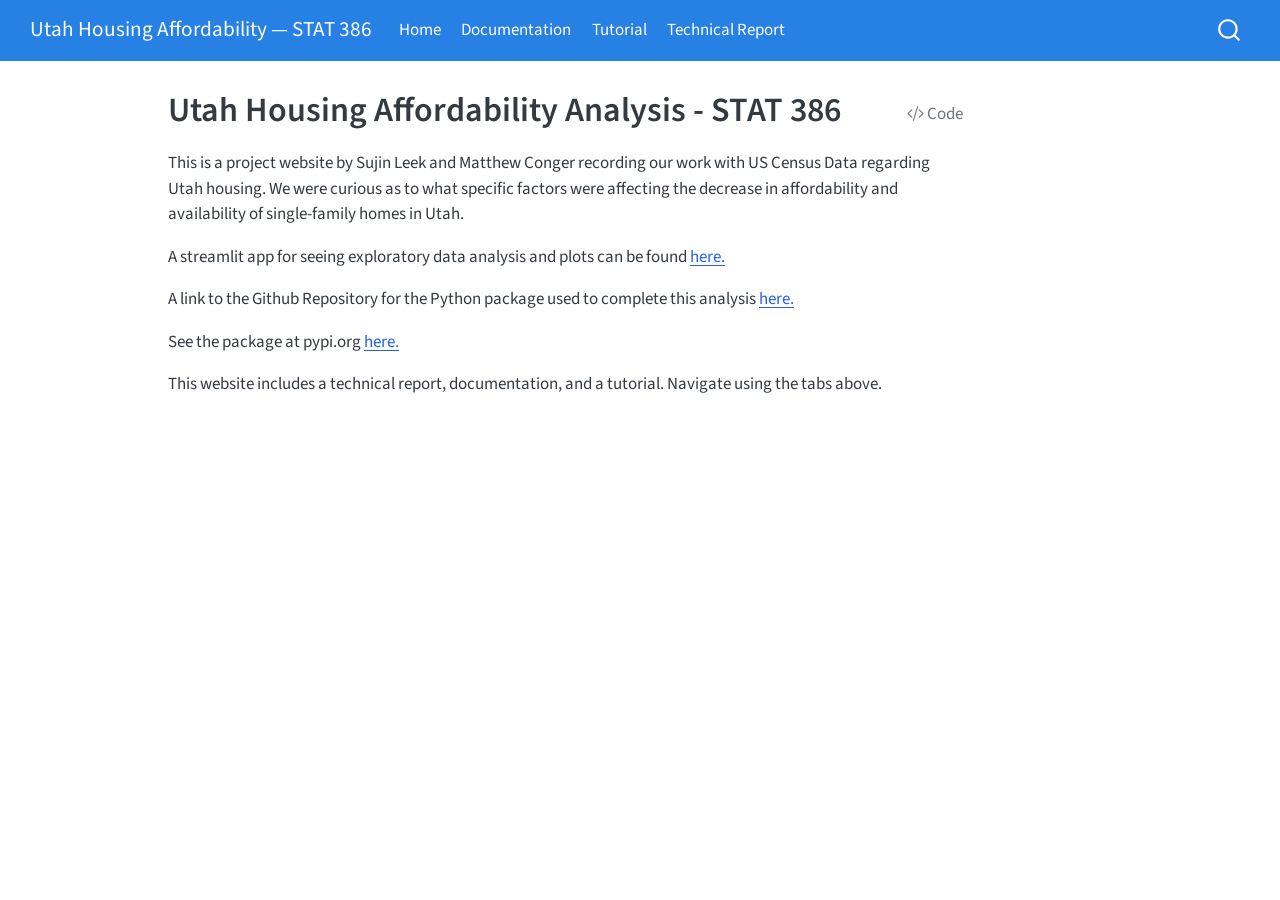
<file: docs/index.html>
<!DOCTYPE html>
<html xmlns="http://www.w3.org/1999/xhtml" lang="en" xml:lang="en"><head>

<meta charset="utf-8">
<meta name="generator" content="quarto-1.8.26">

<meta name="viewport" content="width=device-width, initial-scale=1.0, user-scalable=yes">


<title>Utah Housing Affordability Analysis - STAT 386 – Utah Housing Affordability — STAT 386</title>
<style>
code{white-space: pre-wrap;}
span.smallcaps{font-variant: small-caps;}
div.columns{display: flex; gap: min(4vw, 1.5em);}
div.column{flex: auto; overflow-x: auto;}
div.hanging-indent{margin-left: 1.5em; text-indent: -1.5em;}
ul.task-list{list-style: none;}
ul.task-list li input[type="checkbox"] {
  width: 0.8em;
  margin: 0 0.8em 0.2em -1em; /* quarto-specific, see https://github.com/quarto-dev/quarto-cli/issues/4556 */ 
  vertical-align: middle;
}
/* CSS for syntax highlighting */
html { -webkit-text-size-adjust: 100%; }
pre > code.sourceCode { white-space: pre; position: relative; }
pre > code.sourceCode > span { display: inline-block; line-height: 1.25; }
pre > code.sourceCode > span:empty { height: 1.2em; }
.sourceCode { overflow: visible; }
code.sourceCode > span { color: inherit; text-decoration: inherit; }
div.sourceCode { margin: 1em 0; }
pre.sourceCode { margin: 0; }
@media screen {
div.sourceCode { overflow: auto; }
}
@media print {
pre > code.sourceCode { white-space: pre-wrap; }
pre > code.sourceCode > span { text-indent: -5em; padding-left: 5em; }
}
pre.numberSource code
  { counter-reset: source-line 0; }
pre.numberSource code > span
  { position: relative; left: -4em; counter-increment: source-line; }
pre.numberSource code > span > a:first-child::before
  { content: counter(source-line);
    position: relative; left: -1em; text-align: right; vertical-align: baseline;
    border: none; display: inline-block;
    -webkit-touch-callout: none; -webkit-user-select: none;
    -khtml-user-select: none; -moz-user-select: none;
    -ms-user-select: none; user-select: none;
    padding: 0 4px; width: 4em;
  }
pre.numberSource { margin-left: 3em;  padding-left: 4px; }
div.sourceCode
  {   }
@media screen {
pre > code.sourceCode > span > a:first-child::before { text-decoration: underline; }
}
</style>


<script src="site_libs/quarto-nav/quarto-nav.js"></script>
<script src="site_libs/quarto-nav/headroom.min.js"></script>
<script src="site_libs/clipboard/clipboard.min.js"></script>
<script src="site_libs/quarto-search/autocomplete.umd.js"></script>
<script src="site_libs/quarto-search/fuse.min.js"></script>
<script src="site_libs/quarto-search/quarto-search.js"></script>
<meta name="quarto:offset" content="./">
<script src="site_libs/quarto-html/quarto.js" type="module"></script>
<script src="site_libs/quarto-html/tabsets/tabsets.js" type="module"></script>
<script src="site_libs/quarto-html/axe/axe-check.js" type="module"></script>
<script src="site_libs/quarto-html/popper.min.js"></script>
<script src="site_libs/quarto-html/tippy.umd.min.js"></script>
<script src="site_libs/quarto-html/anchor.min.js"></script>
<link href="site_libs/quarto-html/tippy.css" rel="stylesheet">
<link href="site_libs/quarto-html/quarto-syntax-highlighting-587c61ba64f3a5504c4d52d930310e48.css" rel="stylesheet" id="quarto-text-highlighting-styles">
<script src="site_libs/bootstrap/bootstrap.min.js"></script>
<link href="site_libs/bootstrap/bootstrap-icons.css" rel="stylesheet">
<link href="site_libs/bootstrap/bootstrap-029b10fc0dc652dab2ec1ac156c1a037.min.css" rel="stylesheet" append-hash="true" id="quarto-bootstrap" data-mode="light">
<script id="quarto-search-options" type="application/json">{
  "location": "navbar",
  "copy-button": false,
  "collapse-after": 3,
  "panel-placement": "end",
  "type": "overlay",
  "limit": 50,
  "keyboard-shortcut": [
    "f",
    "/",
    "s"
  ],
  "show-item-context": false,
  "language": {
    "search-no-results-text": "No results",
    "search-matching-documents-text": "matching documents",
    "search-copy-link-title": "Copy link to search",
    "search-hide-matches-text": "Hide additional matches",
    "search-more-match-text": "more match in this document",
    "search-more-matches-text": "more matches in this document",
    "search-clear-button-title": "Clear",
    "search-text-placeholder": "",
    "search-detached-cancel-button-title": "Cancel",
    "search-submit-button-title": "Submit",
    "search-label": "Search"
  }
}</script>


<link rel="stylesheet" href="styles.css">
</head>

<body class="nav-fixed quarto-light">

<div id="quarto-search-results"></div>
  <header id="quarto-header" class="headroom fixed-top">
    <nav class="navbar navbar-expand-lg " data-bs-theme="dark">
      <div class="navbar-container container-fluid">
      <div class="navbar-brand-container mx-auto">
    <a class="navbar-brand" href="./index.html">
    <span class="navbar-title">Utah Housing Affordability — STAT 386</span>
    </a>
  </div>
            <div id="quarto-search" class="" title="Search"></div>
          <button class="navbar-toggler" type="button" data-bs-toggle="collapse" data-bs-target="#navbarCollapse" aria-controls="navbarCollapse" role="menu" aria-expanded="false" aria-label="Toggle navigation" onclick="if (window.quartoToggleHeadroom) { window.quartoToggleHeadroom(); }">
  <span class="navbar-toggler-icon"></span>
</button>
          <div class="collapse navbar-collapse" id="navbarCollapse">
            <ul class="navbar-nav navbar-nav-scroll me-auto">
  <li class="nav-item">
    <a class="nav-link active" href="./index.html" aria-current="page"> 
<span class="menu-text">Home</span></a>
  </li>  
  <li class="nav-item">
    <a class="nav-link" href="./Documentation.html"> 
<span class="menu-text">Documentation</span></a>
  </li>  
  <li class="nav-item">
    <a class="nav-link" href="./Tutorial.html"> 
<span class="menu-text">Tutorial</span></a>
  </li>  
  <li class="nav-item">
    <a class="nav-link" href="./TechnicalReport.html"> 
<span class="menu-text">Technical Report</span></a>
  </li>  
</ul>
          </div> <!-- /navcollapse -->
            <div class="quarto-navbar-tools">
</div>
      </div> <!-- /container-fluid -->
    </nav>
</header>
<!-- content -->
<div id="quarto-content" class="quarto-container page-columns page-rows-contents page-layout-article page-navbar">
<!-- sidebar -->
<!-- margin-sidebar -->
    <div id="quarto-margin-sidebar" class="sidebar margin-sidebar zindex-bottom">
        
    </div>
<!-- main -->
<main class="content" id="quarto-document-content">

<header id="title-block-header" class="quarto-title-block default">
<div class="quarto-title">
<div class="quarto-title-block"><div><h1 class="title">Utah Housing Affordability Analysis - STAT 386</h1><button type="button" class="btn code-tools-button" id="quarto-code-tools-source"><i class="bi"></i> Code</button></div></div>
</div>



<div class="quarto-title-meta">

    
  
    
  </div>
  


</header>


<p>This is a project website by Sujin Leek and Matthew Conger recording our work with US Census Data regarding Utah housing. We were curious as to what specific factors were affecting the decrease in affordability and availability of single-family homes in Utah.</p>
<p>A streamlit app for seeing exploratory data analysis and plots can be found <a href="https://stat386utahhousingproject.streamlit.app/">here.</a></p>
<p>A link to the Github Repository for the Python package used to complete this analysis <a href="https://github.com/smleek/utah_housing">here.</a></p>
<p>See the package at pypi.org <a href="https://pypi.org/project/utah-housing/">here.</a></p>
<p>This website includes a technical report, documentation, and a tutorial. Navigate using the tabs above.</p>


<!-- -->


</main> <!-- /main -->
<script id="quarto-html-after-body" type="application/javascript">
  window.document.addEventListener("DOMContentLoaded", function (event) {
    const icon = "";
    const anchorJS = new window.AnchorJS();
    anchorJS.options = {
      placement: 'right',
      icon: icon
    };
    anchorJS.add('.anchored');
    const isCodeAnnotation = (el) => {
      for (const clz of el.classList) {
        if (clz.startsWith('code-annotation-')) {                     
          return true;
        }
      }
      return false;
    }
    const onCopySuccess = function(e) {
      // button target
      const button = e.trigger;
      // don't keep focus
      button.blur();
      // flash "checked"
      button.classList.add('code-copy-button-checked');
      var currentTitle = button.getAttribute("title");
      button.setAttribute("title", "Copied!");
      let tooltip;
      if (window.bootstrap) {
        button.setAttribute("data-bs-toggle", "tooltip");
        button.setAttribute("data-bs-placement", "left");
        button.setAttribute("data-bs-title", "Copied!");
        tooltip = new bootstrap.Tooltip(button, 
          { trigger: "manual", 
            customClass: "code-copy-button-tooltip",
            offset: [0, -8]});
        tooltip.show();    
      }
      setTimeout(function() {
        if (tooltip) {
          tooltip.hide();
          button.removeAttribute("data-bs-title");
          button.removeAttribute("data-bs-toggle");
          button.removeAttribute("data-bs-placement");
        }
        button.setAttribute("title", currentTitle);
        button.classList.remove('code-copy-button-checked');
      }, 1000);
      // clear code selection
      e.clearSelection();
    }
    const getTextToCopy = function(trigger) {
      const outerScaffold = trigger.parentElement.cloneNode(true);
      const codeEl = outerScaffold.querySelector('code');
      for (const childEl of codeEl.children) {
        if (isCodeAnnotation(childEl)) {
          childEl.remove();
        }
      }
      return codeEl.innerText;
    }
    const clipboard = new window.ClipboardJS('.code-copy-button:not([data-in-quarto-modal])', {
      text: getTextToCopy
    });
    clipboard.on('success', onCopySuccess);
    if (window.document.getElementById('quarto-embedded-source-code-modal')) {
      const clipboardModal = new window.ClipboardJS('.code-copy-button[data-in-quarto-modal]', {
        text: getTextToCopy,
        container: window.document.getElementById('quarto-embedded-source-code-modal')
      });
      clipboardModal.on('success', onCopySuccess);
    }
    const viewSource = window.document.getElementById('quarto-view-source') ||
                       window.document.getElementById('quarto-code-tools-source');
    if (viewSource) {
      const sourceUrl = viewSource.getAttribute("data-quarto-source-url");
      viewSource.addEventListener("click", function(e) {
        if (sourceUrl) {
          // rstudio viewer pane
          if (/\bcapabilities=\b/.test(window.location)) {
            window.open(sourceUrl);
          } else {
            window.location.href = sourceUrl;
          }
        } else {
          const modal = new bootstrap.Modal(document.getElementById('quarto-embedded-source-code-modal'));
          modal.show();
        }
        return false;
      });
    }
    function toggleCodeHandler(show) {
      return function(e) {
        const detailsSrc = window.document.querySelectorAll(".cell > details > .sourceCode");
        for (let i=0; i<detailsSrc.length; i++) {
          const details = detailsSrc[i].parentElement;
          if (show) {
            details.open = true;
          } else {
            details.removeAttribute("open");
          }
        }
        const cellCodeDivs = window.document.querySelectorAll(".cell > .sourceCode");
        const fromCls = show ? "hidden" : "unhidden";
        const toCls = show ? "unhidden" : "hidden";
        for (let i=0; i<cellCodeDivs.length; i++) {
          const codeDiv = cellCodeDivs[i];
          if (codeDiv.classList.contains(fromCls)) {
            codeDiv.classList.remove(fromCls);
            codeDiv.classList.add(toCls);
          } 
        }
        return false;
      }
    }
    const hideAllCode = window.document.getElementById("quarto-hide-all-code");
    if (hideAllCode) {
      hideAllCode.addEventListener("click", toggleCodeHandler(false));
    }
    const showAllCode = window.document.getElementById("quarto-show-all-code");
    if (showAllCode) {
      showAllCode.addEventListener("click", toggleCodeHandler(true));
    }
      var localhostRegex = new RegExp(/^(?:http|https):\/\/localhost\:?[0-9]*\//);
      var mailtoRegex = new RegExp(/^mailto:/);
        var filterRegex = new RegExp('/' + window.location.host + '/');
      var isInternal = (href) => {
          return filterRegex.test(href) || localhostRegex.test(href) || mailtoRegex.test(href);
      }
      // Inspect non-navigation links and adorn them if external
     var links = window.document.querySelectorAll('a[href]:not(.nav-link):not(.navbar-brand):not(.toc-action):not(.sidebar-link):not(.sidebar-item-toggle):not(.pagination-link):not(.no-external):not([aria-hidden]):not(.dropdown-item):not(.quarto-navigation-tool):not(.about-link)');
      for (var i=0; i<links.length; i++) {
        const link = links[i];
        if (!isInternal(link.href)) {
          // undo the damage that might have been done by quarto-nav.js in the case of
          // links that we want to consider external
          if (link.dataset.originalHref !== undefined) {
            link.href = link.dataset.originalHref;
          }
        }
      }
    function tippyHover(el, contentFn, onTriggerFn, onUntriggerFn) {
      const config = {
        allowHTML: true,
        maxWidth: 500,
        delay: 100,
        arrow: false,
        appendTo: function(el) {
            return el.parentElement;
        },
        interactive: true,
        interactiveBorder: 10,
        theme: 'quarto',
        placement: 'bottom-start',
      };
      if (contentFn) {
        config.content = contentFn;
      }
      if (onTriggerFn) {
        config.onTrigger = onTriggerFn;
      }
      if (onUntriggerFn) {
        config.onUntrigger = onUntriggerFn;
      }
      window.tippy(el, config); 
    }
    const noterefs = window.document.querySelectorAll('a[role="doc-noteref"]');
    for (var i=0; i<noterefs.length; i++) {
      const ref = noterefs[i];
      tippyHover(ref, function() {
        // use id or data attribute instead here
        let href = ref.getAttribute('data-footnote-href') || ref.getAttribute('href');
        try { href = new URL(href).hash; } catch {}
        const id = href.replace(/^#\/?/, "");
        const note = window.document.getElementById(id);
        if (note) {
          return note.innerHTML;
        } else {
          return "";
        }
      });
    }
    const xrefs = window.document.querySelectorAll('a.quarto-xref');
    const processXRef = (id, note) => {
      // Strip column container classes
      const stripColumnClz = (el) => {
        el.classList.remove("page-full", "page-columns");
        if (el.children) {
          for (const child of el.children) {
            stripColumnClz(child);
          }
        }
      }
      stripColumnClz(note)
      if (id === null || id.startsWith('sec-')) {
        // Special case sections, only their first couple elements
        const container = document.createElement("div");
        if (note.children && note.children.length > 2) {
          container.appendChild(note.children[0].cloneNode(true));
          for (let i = 1; i < note.children.length; i++) {
            const child = note.children[i];
            if (child.tagName === "P" && child.innerText === "") {
              continue;
            } else {
              container.appendChild(child.cloneNode(true));
              break;
            }
          }
          if (window.Quarto?.typesetMath) {
            window.Quarto.typesetMath(container);
          }
          return container.innerHTML
        } else {
          if (window.Quarto?.typesetMath) {
            window.Quarto.typesetMath(note);
          }
          return note.innerHTML;
        }
      } else {
        // Remove any anchor links if they are present
        const anchorLink = note.querySelector('a.anchorjs-link');
        if (anchorLink) {
          anchorLink.remove();
        }
        if (window.Quarto?.typesetMath) {
          window.Quarto.typesetMath(note);
        }
        if (note.classList.contains("callout")) {
          return note.outerHTML;
        } else {
          return note.innerHTML;
        }
      }
    }
    for (var i=0; i<xrefs.length; i++) {
      const xref = xrefs[i];
      tippyHover(xref, undefined, function(instance) {
        instance.disable();
        let url = xref.getAttribute('href');
        let hash = undefined; 
        if (url.startsWith('#')) {
          hash = url;
        } else {
          try { hash = new URL(url).hash; } catch {}
        }
        if (hash) {
          const id = hash.replace(/^#\/?/, "");
          const note = window.document.getElementById(id);
          if (note !== null) {
            try {
              const html = processXRef(id, note.cloneNode(true));
              instance.setContent(html);
            } finally {
              instance.enable();
              instance.show();
            }
          } else {
            // See if we can fetch this
            fetch(url.split('#')[0])
            .then(res => res.text())
            .then(html => {
              const parser = new DOMParser();
              const htmlDoc = parser.parseFromString(html, "text/html");
              const note = htmlDoc.getElementById(id);
              if (note !== null) {
                const html = processXRef(id, note);
                instance.setContent(html);
              } 
            }).finally(() => {
              instance.enable();
              instance.show();
            });
          }
        } else {
          // See if we can fetch a full url (with no hash to target)
          // This is a special case and we should probably do some content thinning / targeting
          fetch(url)
          .then(res => res.text())
          .then(html => {
            const parser = new DOMParser();
            const htmlDoc = parser.parseFromString(html, "text/html");
            const note = htmlDoc.querySelector('main.content');
            if (note !== null) {
              // This should only happen for chapter cross references
              // (since there is no id in the URL)
              // remove the first header
              if (note.children.length > 0 && note.children[0].tagName === "HEADER") {
                note.children[0].remove();
              }
              const html = processXRef(null, note);
              instance.setContent(html);
            } 
          }).finally(() => {
            instance.enable();
            instance.show();
          });
        }
      }, function(instance) {
      });
    }
        let selectedAnnoteEl;
        const selectorForAnnotation = ( cell, annotation) => {
          let cellAttr = 'data-code-cell="' + cell + '"';
          let lineAttr = 'data-code-annotation="' +  annotation + '"';
          const selector = 'span[' + cellAttr + '][' + lineAttr + ']';
          return selector;
        }
        const selectCodeLines = (annoteEl) => {
          const doc = window.document;
          const targetCell = annoteEl.getAttribute("data-target-cell");
          const targetAnnotation = annoteEl.getAttribute("data-target-annotation");
          const annoteSpan = window.document.querySelector(selectorForAnnotation(targetCell, targetAnnotation));
          const lines = annoteSpan.getAttribute("data-code-lines").split(",");
          const lineIds = lines.map((line) => {
            return targetCell + "-" + line;
          })
          let top = null;
          let height = null;
          let parent = null;
          if (lineIds.length > 0) {
              //compute the position of the single el (top and bottom and make a div)
              const el = window.document.getElementById(lineIds[0]);
              top = el.offsetTop;
              height = el.offsetHeight;
              parent = el.parentElement.parentElement;
            if (lineIds.length > 1) {
              const lastEl = window.document.getElementById(lineIds[lineIds.length - 1]);
              const bottom = lastEl.offsetTop + lastEl.offsetHeight;
              height = bottom - top;
            }
            if (top !== null && height !== null && parent !== null) {
              // cook up a div (if necessary) and position it 
              let div = window.document.getElementById("code-annotation-line-highlight");
              if (div === null) {
                div = window.document.createElement("div");
                div.setAttribute("id", "code-annotation-line-highlight");
                div.style.position = 'absolute';
                parent.appendChild(div);
              }
              div.style.top = top - 2 + "px";
              div.style.height = height + 4 + "px";
              div.style.left = 0;
              let gutterDiv = window.document.getElementById("code-annotation-line-highlight-gutter");
              if (gutterDiv === null) {
                gutterDiv = window.document.createElement("div");
                gutterDiv.setAttribute("id", "code-annotation-line-highlight-gutter");
                gutterDiv.style.position = 'absolute';
                const codeCell = window.document.getElementById(targetCell);
                const gutter = codeCell.querySelector('.code-annotation-gutter');
                gutter.appendChild(gutterDiv);
              }
              gutterDiv.style.top = top - 2 + "px";
              gutterDiv.style.height = height + 4 + "px";
            }
            selectedAnnoteEl = annoteEl;
          }
        };
        const unselectCodeLines = () => {
          const elementsIds = ["code-annotation-line-highlight", "code-annotation-line-highlight-gutter"];
          elementsIds.forEach((elId) => {
            const div = window.document.getElementById(elId);
            if (div) {
              div.remove();
            }
          });
          selectedAnnoteEl = undefined;
        };
          // Handle positioning of the toggle
      window.addEventListener(
        "resize",
        throttle(() => {
          elRect = undefined;
          if (selectedAnnoteEl) {
            selectCodeLines(selectedAnnoteEl);
          }
        }, 10)
      );
      function throttle(fn, ms) {
      let throttle = false;
      let timer;
        return (...args) => {
          if(!throttle) { // first call gets through
              fn.apply(this, args);
              throttle = true;
          } else { // all the others get throttled
              if(timer) clearTimeout(timer); // cancel #2
              timer = setTimeout(() => {
                fn.apply(this, args);
                timer = throttle = false;
              }, ms);
          }
        };
      }
        // Attach click handler to the DT
        const annoteDls = window.document.querySelectorAll('dt[data-target-cell]');
        for (const annoteDlNode of annoteDls) {
          annoteDlNode.addEventListener('click', (event) => {
            const clickedEl = event.target;
            if (clickedEl !== selectedAnnoteEl) {
              unselectCodeLines();
              const activeEl = window.document.querySelector('dt[data-target-cell].code-annotation-active');
              if (activeEl) {
                activeEl.classList.remove('code-annotation-active');
              }
              selectCodeLines(clickedEl);
              clickedEl.classList.add('code-annotation-active');
            } else {
              // Unselect the line
              unselectCodeLines();
              clickedEl.classList.remove('code-annotation-active');
            }
          });
        }
    const findCites = (el) => {
      const parentEl = el.parentElement;
      if (parentEl) {
        const cites = parentEl.dataset.cites;
        if (cites) {
          return {
            el,
            cites: cites.split(' ')
          };
        } else {
          return findCites(el.parentElement)
        }
      } else {
        return undefined;
      }
    };
    var bibliorefs = window.document.querySelectorAll('a[role="doc-biblioref"]');
    for (var i=0; i<bibliorefs.length; i++) {
      const ref = bibliorefs[i];
      const citeInfo = findCites(ref);
      if (citeInfo) {
        tippyHover(citeInfo.el, function() {
          var popup = window.document.createElement('div');
          citeInfo.cites.forEach(function(cite) {
            var citeDiv = window.document.createElement('div');
            citeDiv.classList.add('hanging-indent');
            citeDiv.classList.add('csl-entry');
            var biblioDiv = window.document.getElementById('ref-' + cite);
            if (biblioDiv) {
              citeDiv.innerHTML = biblioDiv.innerHTML;
            }
            popup.appendChild(citeDiv);
          });
          return popup.innerHTML;
        });
      }
    }
  });
  </script><div class="modal fade" id="quarto-embedded-source-code-modal" tabindex="-1" aria-labelledby="quarto-embedded-source-code-modal-label" aria-hidden="true"><div class="modal-dialog modal-dialog-scrollable"><div class="modal-content"><div class="modal-header"><h5 class="modal-title" id="quarto-embedded-source-code-modal-label">Source Code</h5><button class="btn-close" data-bs-dismiss="modal"></button></div><div class="modal-body"><div class="">
<div class="code-copy-outer-scaffold"><div class="sourceCode" id="cb1" data-shortcodes="false"><pre class="sourceCode markdown code-with-copy"><code class="sourceCode markdown"><span id="cb1-1"><a href="#cb1-1" aria-hidden="true" tabindex="-1"></a><span class="co">---</span></span>
<span id="cb1-2"><a href="#cb1-2" aria-hidden="true" tabindex="-1"></a><span class="an">title:</span><span class="co"> "Utah Housing Affordability Analysis - STAT 386"</span></span>
<span id="cb1-3"><a href="#cb1-3" aria-hidden="true" tabindex="-1"></a><span class="co">---</span></span>
<span id="cb1-4"><a href="#cb1-4" aria-hidden="true" tabindex="-1"></a></span>
<span id="cb1-5"><a href="#cb1-5" aria-hidden="true" tabindex="-1"></a>This is a project website by Sujin Leek and Matthew Conger recording our work with US Census Data regarding Utah housing. We were curious as to what specific factors were affecting the decrease in affordability and availability of single-family homes in Utah.</span>
<span id="cb1-6"><a href="#cb1-6" aria-hidden="true" tabindex="-1"></a></span>
<span id="cb1-7"><a href="#cb1-7" aria-hidden="true" tabindex="-1"></a>A streamlit app for seeing exploratory data analysis and plots can be found <span class="co">[</span><span class="ot">here.</span><span class="co">](https://stat386utahhousingproject.streamlit.app/)</span></span>
<span id="cb1-8"><a href="#cb1-8" aria-hidden="true" tabindex="-1"></a></span>
<span id="cb1-9"><a href="#cb1-9" aria-hidden="true" tabindex="-1"></a>A link to the Github Repository for the Python package used to complete this analysis <span class="co">[</span><span class="ot">here.</span><span class="co">](https://github.com/smleek/utah_housing)</span> </span>
<span id="cb1-10"><a href="#cb1-10" aria-hidden="true" tabindex="-1"></a></span>
<span id="cb1-11"><a href="#cb1-11" aria-hidden="true" tabindex="-1"></a>See the package at pypi.org <span class="co">[</span><span class="ot">here. </span><span class="co">](https://pypi.org/project/utah-housing/)</span></span>
<span id="cb1-12"><a href="#cb1-12" aria-hidden="true" tabindex="-1"></a></span>
<span id="cb1-13"><a href="#cb1-13" aria-hidden="true" tabindex="-1"></a>This website includes a technical report, documentation, and a tutorial. Navigate using the tabs above. </span>
<span id="cb1-14"><a href="#cb1-14" aria-hidden="true" tabindex="-1"></a></span></code></pre></div><button title="Copy to Clipboard" class="code-copy-button" data-in-quarto-modal=""><i class="bi"></i></button></div>
</div></div></div></div></div>
</div> <!-- /content -->




</body></html>
</file>
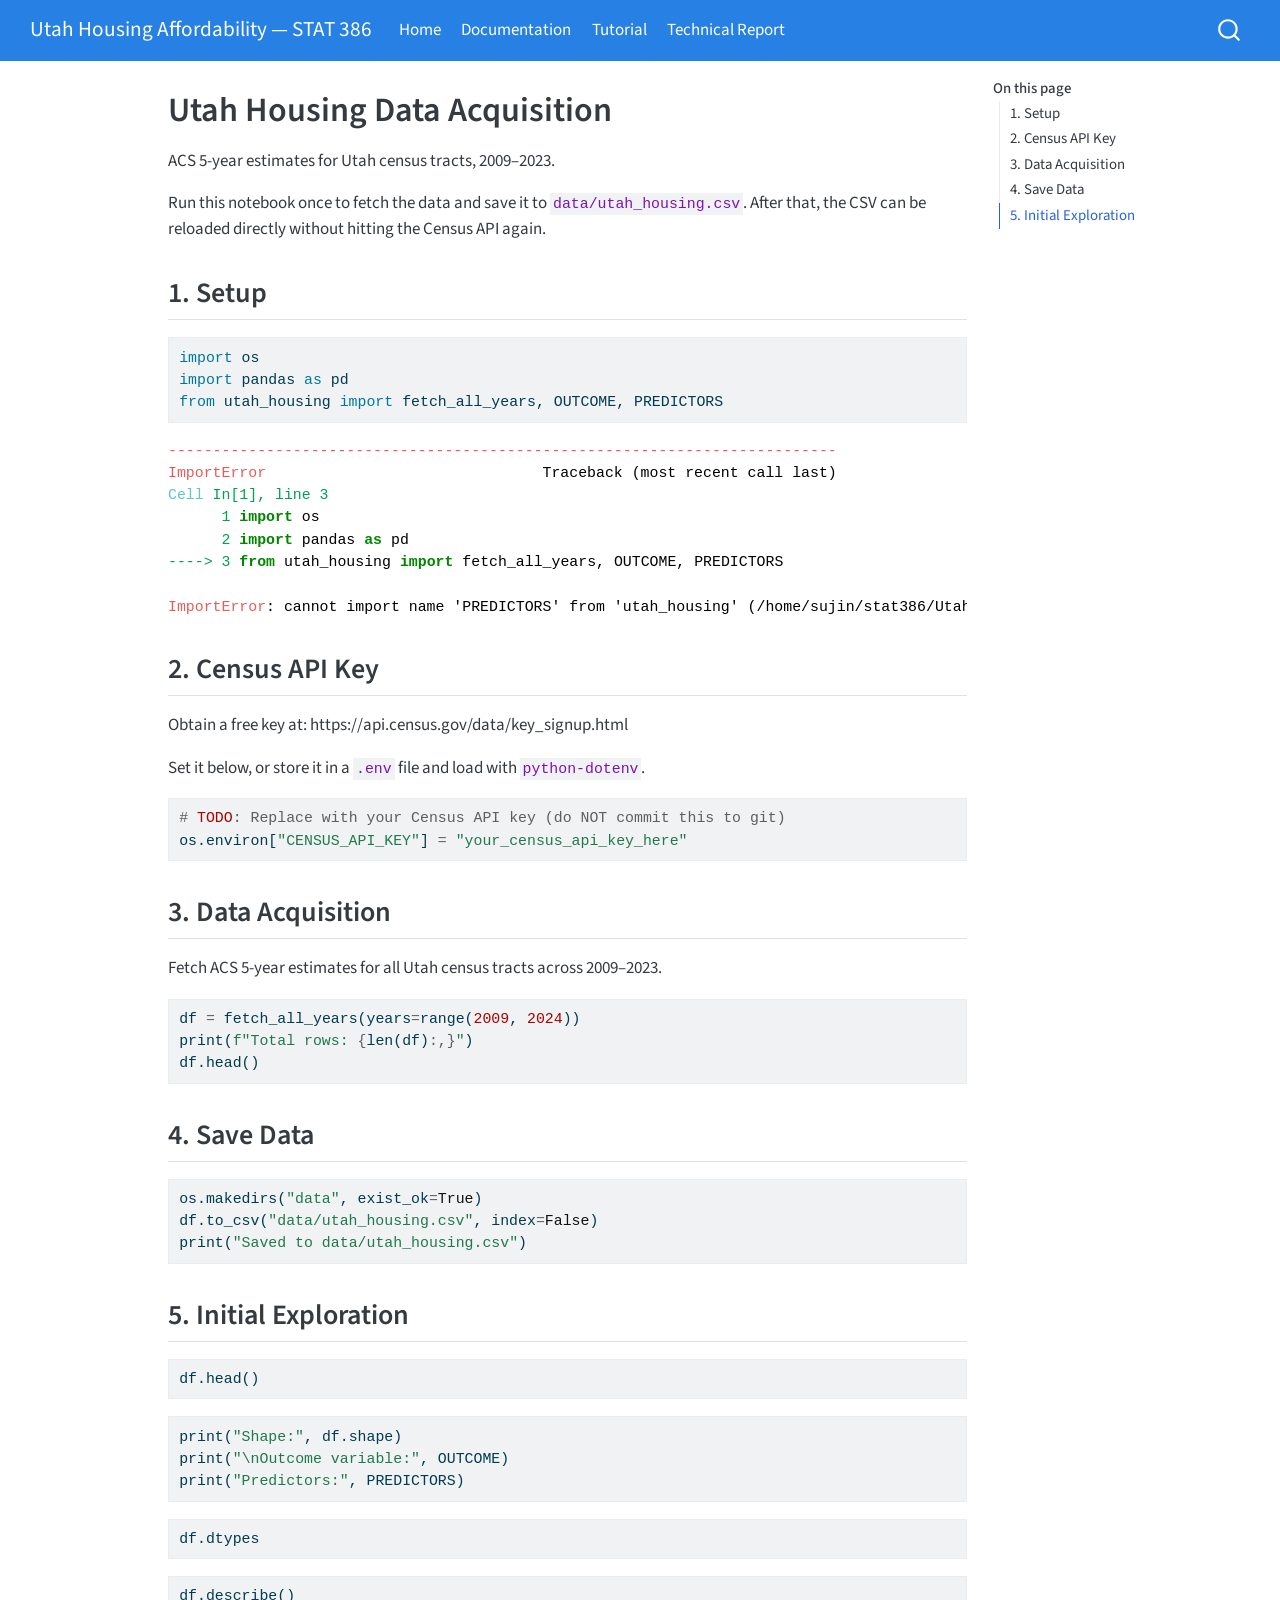
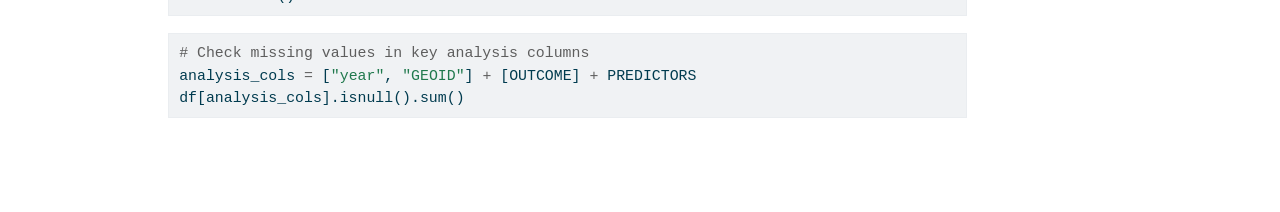
<file: docs/data_acquisition.html>
<!DOCTYPE html>
<html xmlns="http://www.w3.org/1999/xhtml" lang="en" xml:lang="en"><head>

<meta charset="utf-8">
<meta name="generator" content="quarto-1.8.26">

<meta name="viewport" content="width=device-width, initial-scale=1.0, user-scalable=yes">


<title>Utah Housing Data Acquisition – Utah Housing Affordability — STAT 386</title>
<style>
code{white-space: pre-wrap;}
span.smallcaps{font-variant: small-caps;}
div.columns{display: flex; gap: min(4vw, 1.5em);}
div.column{flex: auto; overflow-x: auto;}
div.hanging-indent{margin-left: 1.5em; text-indent: -1.5em;}
ul.task-list{list-style: none;}
ul.task-list li input[type="checkbox"] {
  width: 0.8em;
  margin: 0 0.8em 0.2em -1em; /* quarto-specific, see https://github.com/quarto-dev/quarto-cli/issues/4556 */ 
  vertical-align: middle;
}
/* CSS for syntax highlighting */
html { -webkit-text-size-adjust: 100%; }
pre > code.sourceCode { white-space: pre; position: relative; }
pre > code.sourceCode > span { display: inline-block; line-height: 1.25; }
pre > code.sourceCode > span:empty { height: 1.2em; }
.sourceCode { overflow: visible; }
code.sourceCode > span { color: inherit; text-decoration: inherit; }
div.sourceCode { margin: 1em 0; }
pre.sourceCode { margin: 0; }
@media screen {
div.sourceCode { overflow: auto; }
}
@media print {
pre > code.sourceCode { white-space: pre-wrap; }
pre > code.sourceCode > span { text-indent: -5em; padding-left: 5em; }
}
pre.numberSource code
  { counter-reset: source-line 0; }
pre.numberSource code > span
  { position: relative; left: -4em; counter-increment: source-line; }
pre.numberSource code > span > a:first-child::before
  { content: counter(source-line);
    position: relative; left: -1em; text-align: right; vertical-align: baseline;
    border: none; display: inline-block;
    -webkit-touch-callout: none; -webkit-user-select: none;
    -khtml-user-select: none; -moz-user-select: none;
    -ms-user-select: none; user-select: none;
    padding: 0 4px; width: 4em;
  }
pre.numberSource { margin-left: 3em;  padding-left: 4px; }
div.sourceCode
  {   }
@media screen {
pre > code.sourceCode > span > a:first-child::before { text-decoration: underline; }
}
</style>


<script src="site_libs/quarto-nav/quarto-nav.js"></script>
<script src="site_libs/quarto-nav/headroom.min.js"></script>
<script src="site_libs/clipboard/clipboard.min.js"></script>
<script src="site_libs/quarto-search/autocomplete.umd.js"></script>
<script src="site_libs/quarto-search/fuse.min.js"></script>
<script src="site_libs/quarto-search/quarto-search.js"></script>
<meta name="quarto:offset" content="./">
<script src="site_libs/quarto-html/quarto.js" type="module"></script>
<script src="site_libs/quarto-html/tabsets/tabsets.js" type="module"></script>
<script src="site_libs/quarto-html/axe/axe-check.js" type="module"></script>
<script src="site_libs/quarto-html/popper.min.js"></script>
<script src="site_libs/quarto-html/tippy.umd.min.js"></script>
<script src="site_libs/quarto-html/anchor.min.js"></script>
<link href="site_libs/quarto-html/tippy.css" rel="stylesheet">
<link href="site_libs/quarto-html/quarto-syntax-highlighting-587c61ba64f3a5504c4d52d930310e48.css" rel="stylesheet" id="quarto-text-highlighting-styles">
<script src="site_libs/bootstrap/bootstrap.min.js"></script>
<link href="site_libs/bootstrap/bootstrap-icons.css" rel="stylesheet">
<link href="site_libs/bootstrap/bootstrap-029b10fc0dc652dab2ec1ac156c1a037.min.css" rel="stylesheet" append-hash="true" id="quarto-bootstrap" data-mode="light">
<script id="quarto-search-options" type="application/json">{
  "location": "navbar",
  "copy-button": false,
  "collapse-after": 3,
  "panel-placement": "end",
  "type": "overlay",
  "limit": 50,
  "keyboard-shortcut": [
    "f",
    "/",
    "s"
  ],
  "show-item-context": false,
  "language": {
    "search-no-results-text": "No results",
    "search-matching-documents-text": "matching documents",
    "search-copy-link-title": "Copy link to search",
    "search-hide-matches-text": "Hide additional matches",
    "search-more-match-text": "more match in this document",
    "search-more-matches-text": "more matches in this document",
    "search-clear-button-title": "Clear",
    "search-text-placeholder": "",
    "search-detached-cancel-button-title": "Cancel",
    "search-submit-button-title": "Submit",
    "search-label": "Search"
  }
}</script>


<link rel="stylesheet" href="styles.css">
</head>

<body class="nav-fixed quarto-light">

<div id="quarto-search-results"></div>
  <header id="quarto-header" class="headroom fixed-top">
    <nav class="navbar navbar-expand-lg " data-bs-theme="dark">
      <div class="navbar-container container-fluid">
      <div class="navbar-brand-container mx-auto">
    <a class="navbar-brand" href="./index.html">
    <span class="navbar-title">Utah Housing Affordability — STAT 386</span>
    </a>
  </div>
            <div id="quarto-search" class="" title="Search"></div>
          <button class="navbar-toggler" type="button" data-bs-toggle="collapse" data-bs-target="#navbarCollapse" aria-controls="navbarCollapse" role="menu" aria-expanded="false" aria-label="Toggle navigation" onclick="if (window.quartoToggleHeadroom) { window.quartoToggleHeadroom(); }">
  <span class="navbar-toggler-icon"></span>
</button>
          <div class="collapse navbar-collapse" id="navbarCollapse">
            <ul class="navbar-nav navbar-nav-scroll me-auto">
  <li class="nav-item">
    <a class="nav-link" href="./index.html"> 
<span class="menu-text">Home</span></a>
  </li>  
  <li class="nav-item">
    <a class="nav-link" href="./Documentation.html"> 
<span class="menu-text">Documentation</span></a>
  </li>  
  <li class="nav-item">
    <a class="nav-link" href="./Tutorial.html"> 
<span class="menu-text">Tutorial</span></a>
  </li>  
  <li class="nav-item">
    <a class="nav-link" href="./TechnicalReport.html"> 
<span class="menu-text">Technical Report</span></a>
  </li>  
</ul>
          </div> <!-- /navcollapse -->
            <div class="quarto-navbar-tools">
</div>
      </div> <!-- /container-fluid -->
    </nav>
</header>
<!-- content -->
<div id="quarto-content" class="quarto-container page-columns page-rows-contents page-layout-article page-navbar">
<!-- sidebar -->
<!-- margin-sidebar -->
    <div id="quarto-margin-sidebar" class="sidebar margin-sidebar">
        <nav id="TOC" role="doc-toc" class="toc-active">
    <h2 id="toc-title">On this page</h2>
   
  <ul>
  <li><a href="#setup" id="toc-setup" class="nav-link active" data-scroll-target="#setup">1. Setup</a></li>
  <li><a href="#census-api-key" id="toc-census-api-key" class="nav-link" data-scroll-target="#census-api-key">2. Census API Key</a></li>
  <li><a href="#data-acquisition" id="toc-data-acquisition" class="nav-link" data-scroll-target="#data-acquisition">3. Data Acquisition</a></li>
  <li><a href="#save-data" id="toc-save-data" class="nav-link" data-scroll-target="#save-data">4. Save Data</a></li>
  <li><a href="#initial-exploration" id="toc-initial-exploration" class="nav-link" data-scroll-target="#initial-exploration">5. Initial Exploration</a></li>
  </ul>
</nav>
    </div>
<!-- main -->
<main class="content" id="quarto-document-content">

<header id="title-block-header" class="quarto-title-block default">
<div class="quarto-title">
<h1 class="title">Utah Housing Data Acquisition</h1>
</div>



<div class="quarto-title-meta">

    
  
    
  </div>
  


</header>


<p>ACS 5-year estimates for Utah census tracts, 2009–2023.</p>
<p>Run this notebook once to fetch the data and save it to <code>data/utah_housing.csv</code>. After that, the CSV can be reloaded directly without hitting the Census API again.</p>
<section id="setup" class="level2">
<h2 class="anchored" data-anchor-id="setup">1. Setup</h2>
<div id="cell-3" class="cell" data-execution_count="1">
<div class="code-copy-outer-scaffold"><div class="sourceCode cell-code" id="cb1"><pre class="sourceCode python code-with-copy"><code class="sourceCode python"><span id="cb1-1"><a href="#cb1-1" aria-hidden="true" tabindex="-1"></a><span class="im">import</span> os</span>
<span id="cb1-2"><a href="#cb1-2" aria-hidden="true" tabindex="-1"></a><span class="im">import</span> pandas <span class="im">as</span> pd</span>
<span id="cb1-3"><a href="#cb1-3" aria-hidden="true" tabindex="-1"></a><span class="im">from</span> utah_housing <span class="im">import</span> fetch_all_years, OUTCOME, PREDICTORS</span></code></pre></div><button title="Copy to Clipboard" class="code-copy-button"><i class="bi"></i></button></div>
<div class="cell-output cell-output-error">
<div class="ansi-escaped-output">
<pre><span class="ansi-red-fg">---------------------------------------------------------------------------</span>
<span class="ansi-red-fg">ImportError</span>                               Traceback (most recent call last)
<span class="ansi-cyan-fg">Cell</span><span class="ansi-cyan-fg"> </span><span class="ansi-green-fg">In[1]</span><span class="ansi-green-fg">, line 3</span>
<span class="ansi-green-fg">      1</span> <span style="font-weight:bold;color:rgb(0,135,0)">import</span> os
<span class="ansi-green-fg">      2</span> <span style="font-weight:bold;color:rgb(0,135,0)">import</span> pandas <span style="font-weight:bold;color:rgb(0,135,0)">as</span> pd
<span class="ansi-green-fg">----&gt; </span><span class="ansi-green-fg">3</span> <span style="font-weight:bold;color:rgb(0,135,0)">from</span> utah_housing <span style="font-weight:bold;color:rgb(0,135,0)">import</span> fetch_all_years, OUTCOME, PREDICTORS

<span class="ansi-red-fg">ImportError</span>: cannot import name 'PREDICTORS' from 'utah_housing' (/home/sujin/stat386/Utah_Housing_Project/.venv/lib/python3.13/site-packages/utah_housing/__init__.py)</pre>
</div>
</div>
</div>
</section>
<section id="census-api-key" class="level2">
<h2 class="anchored" data-anchor-id="census-api-key">2. Census API Key</h2>
<p>Obtain a free key at: https://api.census.gov/data/key_signup.html</p>
<p>Set it below, or store it in a <code>.env</code> file and load with <code>python-dotenv</code>.</p>
<div id="cell-5" class="cell">
<div class="code-copy-outer-scaffold"><div class="sourceCode cell-code" id="cb2"><pre class="sourceCode python code-with-copy"><code class="sourceCode python"><span id="cb2-1"><a href="#cb2-1" aria-hidden="true" tabindex="-1"></a><span class="co"># </span><span class="al">TODO</span><span class="co">: Replace with your Census API key (do NOT commit this to git)</span></span>
<span id="cb2-2"><a href="#cb2-2" aria-hidden="true" tabindex="-1"></a>os.environ[<span class="st">"CENSUS_API_KEY"</span>] <span class="op">=</span> <span class="st">"your_census_api_key_here"</span></span></code></pre></div><button title="Copy to Clipboard" class="code-copy-button"><i class="bi"></i></button></div>
</div>
</section>
<section id="data-acquisition" class="level2">
<h2 class="anchored" data-anchor-id="data-acquisition">3. Data Acquisition</h2>
<p>Fetch ACS 5-year estimates for all Utah census tracts across 2009–2023.</p>
<div id="cell-7" class="cell">
<div class="code-copy-outer-scaffold"><div class="sourceCode cell-code" id="cb3"><pre class="sourceCode python code-with-copy"><code class="sourceCode python"><span id="cb3-1"><a href="#cb3-1" aria-hidden="true" tabindex="-1"></a>df <span class="op">=</span> fetch_all_years(years<span class="op">=</span><span class="bu">range</span>(<span class="dv">2009</span>, <span class="dv">2024</span>))</span>
<span id="cb3-2"><a href="#cb3-2" aria-hidden="true" tabindex="-1"></a><span class="bu">print</span>(<span class="ss">f"Total rows: </span><span class="sc">{</span><span class="bu">len</span>(df)<span class="sc">:,}</span><span class="ss">"</span>)</span>
<span id="cb3-3"><a href="#cb3-3" aria-hidden="true" tabindex="-1"></a>df.head()</span></code></pre></div><button title="Copy to Clipboard" class="code-copy-button"><i class="bi"></i></button></div>
</div>
</section>
<section id="save-data" class="level2">
<h2 class="anchored" data-anchor-id="save-data">4. Save Data</h2>
<div id="cell-9" class="cell">
<div class="code-copy-outer-scaffold"><div class="sourceCode cell-code" id="cb4"><pre class="sourceCode python code-with-copy"><code class="sourceCode python"><span id="cb4-1"><a href="#cb4-1" aria-hidden="true" tabindex="-1"></a>os.makedirs(<span class="st">"data"</span>, exist_ok<span class="op">=</span><span class="va">True</span>)</span>
<span id="cb4-2"><a href="#cb4-2" aria-hidden="true" tabindex="-1"></a>df.to_csv(<span class="st">"data/utah_housing.csv"</span>, index<span class="op">=</span><span class="va">False</span>)</span>
<span id="cb4-3"><a href="#cb4-3" aria-hidden="true" tabindex="-1"></a><span class="bu">print</span>(<span class="st">"Saved to data/utah_housing.csv"</span>)</span></code></pre></div><button title="Copy to Clipboard" class="code-copy-button"><i class="bi"></i></button></div>
</div>
</section>
<section id="initial-exploration" class="level2">
<h2 class="anchored" data-anchor-id="initial-exploration">5. Initial Exploration</h2>
<div id="cell-11" class="cell">
<div class="code-copy-outer-scaffold"><div class="sourceCode cell-code" id="cb5"><pre class="sourceCode python code-with-copy"><code class="sourceCode python"><span id="cb5-1"><a href="#cb5-1" aria-hidden="true" tabindex="-1"></a>df.head()</span></code></pre></div><button title="Copy to Clipboard" class="code-copy-button"><i class="bi"></i></button></div>
</div>
<div id="cell-12" class="cell">
<div class="code-copy-outer-scaffold"><div class="sourceCode cell-code" id="cb6"><pre class="sourceCode python code-with-copy"><code class="sourceCode python"><span id="cb6-1"><a href="#cb6-1" aria-hidden="true" tabindex="-1"></a><span class="bu">print</span>(<span class="st">"Shape:"</span>, df.shape)</span>
<span id="cb6-2"><a href="#cb6-2" aria-hidden="true" tabindex="-1"></a><span class="bu">print</span>(<span class="st">"</span><span class="ch">\n</span><span class="st">Outcome variable:"</span>, OUTCOME)</span>
<span id="cb6-3"><a href="#cb6-3" aria-hidden="true" tabindex="-1"></a><span class="bu">print</span>(<span class="st">"Predictors:"</span>, PREDICTORS)</span></code></pre></div><button title="Copy to Clipboard" class="code-copy-button"><i class="bi"></i></button></div>
</div>
<div id="cell-13" class="cell">
<div class="code-copy-outer-scaffold"><div class="sourceCode cell-code" id="cb7"><pre class="sourceCode python code-with-copy"><code class="sourceCode python"><span id="cb7-1"><a href="#cb7-1" aria-hidden="true" tabindex="-1"></a>df.dtypes</span></code></pre></div><button title="Copy to Clipboard" class="code-copy-button"><i class="bi"></i></button></div>
</div>
<div id="cell-14" class="cell">
<div class="code-copy-outer-scaffold"><div class="sourceCode cell-code" id="cb8"><pre class="sourceCode python code-with-copy"><code class="sourceCode python"><span id="cb8-1"><a href="#cb8-1" aria-hidden="true" tabindex="-1"></a>df.describe()</span></code></pre></div><button title="Copy to Clipboard" class="code-copy-button"><i class="bi"></i></button></div>
</div>
<div id="cell-15" class="cell">
<div class="code-copy-outer-scaffold"><div class="sourceCode cell-code" id="cb9"><pre class="sourceCode python code-with-copy"><code class="sourceCode python"><span id="cb9-1"><a href="#cb9-1" aria-hidden="true" tabindex="-1"></a><span class="co"># Check missing values in key analysis columns</span></span>
<span id="cb9-2"><a href="#cb9-2" aria-hidden="true" tabindex="-1"></a>analysis_cols <span class="op">=</span> [<span class="st">"year"</span>, <span class="st">"GEOID"</span>] <span class="op">+</span> [OUTCOME] <span class="op">+</span> PREDICTORS</span>
<span id="cb9-3"><a href="#cb9-3" aria-hidden="true" tabindex="-1"></a>df[analysis_cols].isnull().<span class="bu">sum</span>()</span></code></pre></div><button title="Copy to Clipboard" class="code-copy-button"><i class="bi"></i></button></div>
</div>


</section>

</main> <!-- /main -->
<script id="quarto-html-after-body" type="application/javascript">
  window.document.addEventListener("DOMContentLoaded", function (event) {
    const icon = "";
    const anchorJS = new window.AnchorJS();
    anchorJS.options = {
      placement: 'right',
      icon: icon
    };
    anchorJS.add('.anchored');
    const isCodeAnnotation = (el) => {
      for (const clz of el.classList) {
        if (clz.startsWith('code-annotation-')) {                     
          return true;
        }
      }
      return false;
    }
    const onCopySuccess = function(e) {
      // button target
      const button = e.trigger;
      // don't keep focus
      button.blur();
      // flash "checked"
      button.classList.add('code-copy-button-checked');
      var currentTitle = button.getAttribute("title");
      button.setAttribute("title", "Copied!");
      let tooltip;
      if (window.bootstrap) {
        button.setAttribute("data-bs-toggle", "tooltip");
        button.setAttribute("data-bs-placement", "left");
        button.setAttribute("data-bs-title", "Copied!");
        tooltip = new bootstrap.Tooltip(button, 
          { trigger: "manual", 
            customClass: "code-copy-button-tooltip",
            offset: [0, -8]});
        tooltip.show();    
      }
      setTimeout(function() {
        if (tooltip) {
          tooltip.hide();
          button.removeAttribute("data-bs-title");
          button.removeAttribute("data-bs-toggle");
          button.removeAttribute("data-bs-placement");
        }
        button.setAttribute("title", currentTitle);
        button.classList.remove('code-copy-button-checked');
      }, 1000);
      // clear code selection
      e.clearSelection();
    }
    const getTextToCopy = function(trigger) {
      const outerScaffold = trigger.parentElement.cloneNode(true);
      const codeEl = outerScaffold.querySelector('code');
      for (const childEl of codeEl.children) {
        if (isCodeAnnotation(childEl)) {
          childEl.remove();
        }
      }
      return codeEl.innerText;
    }
    const clipboard = new window.ClipboardJS('.code-copy-button:not([data-in-quarto-modal])', {
      text: getTextToCopy
    });
    clipboard.on('success', onCopySuccess);
    if (window.document.getElementById('quarto-embedded-source-code-modal')) {
      const clipboardModal = new window.ClipboardJS('.code-copy-button[data-in-quarto-modal]', {
        text: getTextToCopy,
        container: window.document.getElementById('quarto-embedded-source-code-modal')
      });
      clipboardModal.on('success', onCopySuccess);
    }
    const viewSource = window.document.getElementById('quarto-view-source') ||
                       window.document.getElementById('quarto-code-tools-source');
    if (viewSource) {
      const sourceUrl = viewSource.getAttribute("data-quarto-source-url");
      viewSource.addEventListener("click", function(e) {
        if (sourceUrl) {
          // rstudio viewer pane
          if (/\bcapabilities=\b/.test(window.location)) {
            window.open(sourceUrl);
          } else {
            window.location.href = sourceUrl;
          }
        } else {
          const modal = new bootstrap.Modal(document.getElementById('quarto-embedded-source-code-modal'));
          modal.show();
        }
        return false;
      });
    }
    function toggleCodeHandler(show) {
      return function(e) {
        const detailsSrc = window.document.querySelectorAll(".cell > details > .sourceCode");
        for (let i=0; i<detailsSrc.length; i++) {
          const details = detailsSrc[i].parentElement;
          if (show) {
            details.open = true;
          } else {
            details.removeAttribute("open");
          }
        }
        const cellCodeDivs = window.document.querySelectorAll(".cell > .sourceCode");
        const fromCls = show ? "hidden" : "unhidden";
        const toCls = show ? "unhidden" : "hidden";
        for (let i=0; i<cellCodeDivs.length; i++) {
          const codeDiv = cellCodeDivs[i];
          if (codeDiv.classList.contains(fromCls)) {
            codeDiv.classList.remove(fromCls);
            codeDiv.classList.add(toCls);
          } 
        }
        return false;
      }
    }
    const hideAllCode = window.document.getElementById("quarto-hide-all-code");
    if (hideAllCode) {
      hideAllCode.addEventListener("click", toggleCodeHandler(false));
    }
    const showAllCode = window.document.getElementById("quarto-show-all-code");
    if (showAllCode) {
      showAllCode.addEventListener("click", toggleCodeHandler(true));
    }
      var localhostRegex = new RegExp(/^(?:http|https):\/\/localhost\:?[0-9]*\//);
      var mailtoRegex = new RegExp(/^mailto:/);
        var filterRegex = new RegExp('/' + window.location.host + '/');
      var isInternal = (href) => {
          return filterRegex.test(href) || localhostRegex.test(href) || mailtoRegex.test(href);
      }
      // Inspect non-navigation links and adorn them if external
     var links = window.document.querySelectorAll('a[href]:not(.nav-link):not(.navbar-brand):not(.toc-action):not(.sidebar-link):not(.sidebar-item-toggle):not(.pagination-link):not(.no-external):not([aria-hidden]):not(.dropdown-item):not(.quarto-navigation-tool):not(.about-link)');
      for (var i=0; i<links.length; i++) {
        const link = links[i];
        if (!isInternal(link.href)) {
          // undo the damage that might have been done by quarto-nav.js in the case of
          // links that we want to consider external
          if (link.dataset.originalHref !== undefined) {
            link.href = link.dataset.originalHref;
          }
        }
      }
    function tippyHover(el, contentFn, onTriggerFn, onUntriggerFn) {
      const config = {
        allowHTML: true,
        maxWidth: 500,
        delay: 100,
        arrow: false,
        appendTo: function(el) {
            return el.parentElement;
        },
        interactive: true,
        interactiveBorder: 10,
        theme: 'quarto',
        placement: 'bottom-start',
      };
      if (contentFn) {
        config.content = contentFn;
      }
      if (onTriggerFn) {
        config.onTrigger = onTriggerFn;
      }
      if (onUntriggerFn) {
        config.onUntrigger = onUntriggerFn;
      }
      window.tippy(el, config); 
    }
    const noterefs = window.document.querySelectorAll('a[role="doc-noteref"]');
    for (var i=0; i<noterefs.length; i++) {
      const ref = noterefs[i];
      tippyHover(ref, function() {
        // use id or data attribute instead here
        let href = ref.getAttribute('data-footnote-href') || ref.getAttribute('href');
        try { href = new URL(href).hash; } catch {}
        const id = href.replace(/^#\/?/, "");
        const note = window.document.getElementById(id);
        if (note) {
          return note.innerHTML;
        } else {
          return "";
        }
      });
    }
    const xrefs = window.document.querySelectorAll('a.quarto-xref');
    const processXRef = (id, note) => {
      // Strip column container classes
      const stripColumnClz = (el) => {
        el.classList.remove("page-full", "page-columns");
        if (el.children) {
          for (const child of el.children) {
            stripColumnClz(child);
          }
        }
      }
      stripColumnClz(note)
      if (id === null || id.startsWith('sec-')) {
        // Special case sections, only their first couple elements
        const container = document.createElement("div");
        if (note.children && note.children.length > 2) {
          container.appendChild(note.children[0].cloneNode(true));
          for (let i = 1; i < note.children.length; i++) {
            const child = note.children[i];
            if (child.tagName === "P" && child.innerText === "") {
              continue;
            } else {
              container.appendChild(child.cloneNode(true));
              break;
            }
          }
          if (window.Quarto?.typesetMath) {
            window.Quarto.typesetMath(container);
          }
          return container.innerHTML
        } else {
          if (window.Quarto?.typesetMath) {
            window.Quarto.typesetMath(note);
          }
          return note.innerHTML;
        }
      } else {
        // Remove any anchor links if they are present
        const anchorLink = note.querySelector('a.anchorjs-link');
        if (anchorLink) {
          anchorLink.remove();
        }
        if (window.Quarto?.typesetMath) {
          window.Quarto.typesetMath(note);
        }
        if (note.classList.contains("callout")) {
          return note.outerHTML;
        } else {
          return note.innerHTML;
        }
      }
    }
    for (var i=0; i<xrefs.length; i++) {
      const xref = xrefs[i];
      tippyHover(xref, undefined, function(instance) {
        instance.disable();
        let url = xref.getAttribute('href');
        let hash = undefined; 
        if (url.startsWith('#')) {
          hash = url;
        } else {
          try { hash = new URL(url).hash; } catch {}
        }
        if (hash) {
          const id = hash.replace(/^#\/?/, "");
          const note = window.document.getElementById(id);
          if (note !== null) {
            try {
              const html = processXRef(id, note.cloneNode(true));
              instance.setContent(html);
            } finally {
              instance.enable();
              instance.show();
            }
          } else {
            // See if we can fetch this
            fetch(url.split('#')[0])
            .then(res => res.text())
            .then(html => {
              const parser = new DOMParser();
              const htmlDoc = parser.parseFromString(html, "text/html");
              const note = htmlDoc.getElementById(id);
              if (note !== null) {
                const html = processXRef(id, note);
                instance.setContent(html);
              } 
            }).finally(() => {
              instance.enable();
              instance.show();
            });
          }
        } else {
          // See if we can fetch a full url (with no hash to target)
          // This is a special case and we should probably do some content thinning / targeting
          fetch(url)
          .then(res => res.text())
          .then(html => {
            const parser = new DOMParser();
            const htmlDoc = parser.parseFromString(html, "text/html");
            const note = htmlDoc.querySelector('main.content');
            if (note !== null) {
              // This should only happen for chapter cross references
              // (since there is no id in the URL)
              // remove the first header
              if (note.children.length > 0 && note.children[0].tagName === "HEADER") {
                note.children[0].remove();
              }
              const html = processXRef(null, note);
              instance.setContent(html);
            } 
          }).finally(() => {
            instance.enable();
            instance.show();
          });
        }
      }, function(instance) {
      });
    }
        let selectedAnnoteEl;
        const selectorForAnnotation = ( cell, annotation) => {
          let cellAttr = 'data-code-cell="' + cell + '"';
          let lineAttr = 'data-code-annotation="' +  annotation + '"';
          const selector = 'span[' + cellAttr + '][' + lineAttr + ']';
          return selector;
        }
        const selectCodeLines = (annoteEl) => {
          const doc = window.document;
          const targetCell = annoteEl.getAttribute("data-target-cell");
          const targetAnnotation = annoteEl.getAttribute("data-target-annotation");
          const annoteSpan = window.document.querySelector(selectorForAnnotation(targetCell, targetAnnotation));
          const lines = annoteSpan.getAttribute("data-code-lines").split(",");
          const lineIds = lines.map((line) => {
            return targetCell + "-" + line;
          })
          let top = null;
          let height = null;
          let parent = null;
          if (lineIds.length > 0) {
              //compute the position of the single el (top and bottom and make a div)
              const el = window.document.getElementById(lineIds[0]);
              top = el.offsetTop;
              height = el.offsetHeight;
              parent = el.parentElement.parentElement;
            if (lineIds.length > 1) {
              const lastEl = window.document.getElementById(lineIds[lineIds.length - 1]);
              const bottom = lastEl.offsetTop + lastEl.offsetHeight;
              height = bottom - top;
            }
            if (top !== null && height !== null && parent !== null) {
              // cook up a div (if necessary) and position it 
              let div = window.document.getElementById("code-annotation-line-highlight");
              if (div === null) {
                div = window.document.createElement("div");
                div.setAttribute("id", "code-annotation-line-highlight");
                div.style.position = 'absolute';
                parent.appendChild(div);
              }
              div.style.top = top - 2 + "px";
              div.style.height = height + 4 + "px";
              div.style.left = 0;
              let gutterDiv = window.document.getElementById("code-annotation-line-highlight-gutter");
              if (gutterDiv === null) {
                gutterDiv = window.document.createElement("div");
                gutterDiv.setAttribute("id", "code-annotation-line-highlight-gutter");
                gutterDiv.style.position = 'absolute';
                const codeCell = window.document.getElementById(targetCell);
                const gutter = codeCell.querySelector('.code-annotation-gutter');
                gutter.appendChild(gutterDiv);
              }
              gutterDiv.style.top = top - 2 + "px";
              gutterDiv.style.height = height + 4 + "px";
            }
            selectedAnnoteEl = annoteEl;
          }
        };
        const unselectCodeLines = () => {
          const elementsIds = ["code-annotation-line-highlight", "code-annotation-line-highlight-gutter"];
          elementsIds.forEach((elId) => {
            const div = window.document.getElementById(elId);
            if (div) {
              div.remove();
            }
          });
          selectedAnnoteEl = undefined;
        };
          // Handle positioning of the toggle
      window.addEventListener(
        "resize",
        throttle(() => {
          elRect = undefined;
          if (selectedAnnoteEl) {
            selectCodeLines(selectedAnnoteEl);
          }
        }, 10)
      );
      function throttle(fn, ms) {
      let throttle = false;
      let timer;
        return (...args) => {
          if(!throttle) { // first call gets through
              fn.apply(this, args);
              throttle = true;
          } else { // all the others get throttled
              if(timer) clearTimeout(timer); // cancel #2
              timer = setTimeout(() => {
                fn.apply(this, args);
                timer = throttle = false;
              }, ms);
          }
        };
      }
        // Attach click handler to the DT
        const annoteDls = window.document.querySelectorAll('dt[data-target-cell]');
        for (const annoteDlNode of annoteDls) {
          annoteDlNode.addEventListener('click', (event) => {
            const clickedEl = event.target;
            if (clickedEl !== selectedAnnoteEl) {
              unselectCodeLines();
              const activeEl = window.document.querySelector('dt[data-target-cell].code-annotation-active');
              if (activeEl) {
                activeEl.classList.remove('code-annotation-active');
              }
              selectCodeLines(clickedEl);
              clickedEl.classList.add('code-annotation-active');
            } else {
              // Unselect the line
              unselectCodeLines();
              clickedEl.classList.remove('code-annotation-active');
            }
          });
        }
    const findCites = (el) => {
      const parentEl = el.parentElement;
      if (parentEl) {
        const cites = parentEl.dataset.cites;
        if (cites) {
          return {
            el,
            cites: cites.split(' ')
          };
        } else {
          return findCites(el.parentElement)
        }
      } else {
        return undefined;
      }
    };
    var bibliorefs = window.document.querySelectorAll('a[role="doc-biblioref"]');
    for (var i=0; i<bibliorefs.length; i++) {
      const ref = bibliorefs[i];
      const citeInfo = findCites(ref);
      if (citeInfo) {
        tippyHover(citeInfo.el, function() {
          var popup = window.document.createElement('div');
          citeInfo.cites.forEach(function(cite) {
            var citeDiv = window.document.createElement('div');
            citeDiv.classList.add('hanging-indent');
            citeDiv.classList.add('csl-entry');
            var biblioDiv = window.document.getElementById('ref-' + cite);
            if (biblioDiv) {
              citeDiv.innerHTML = biblioDiv.innerHTML;
            }
            popup.appendChild(citeDiv);
          });
          return popup.innerHTML;
        });
      }
    }
  });
  </script>
</div> <!-- /content -->




</body></html>
</file>
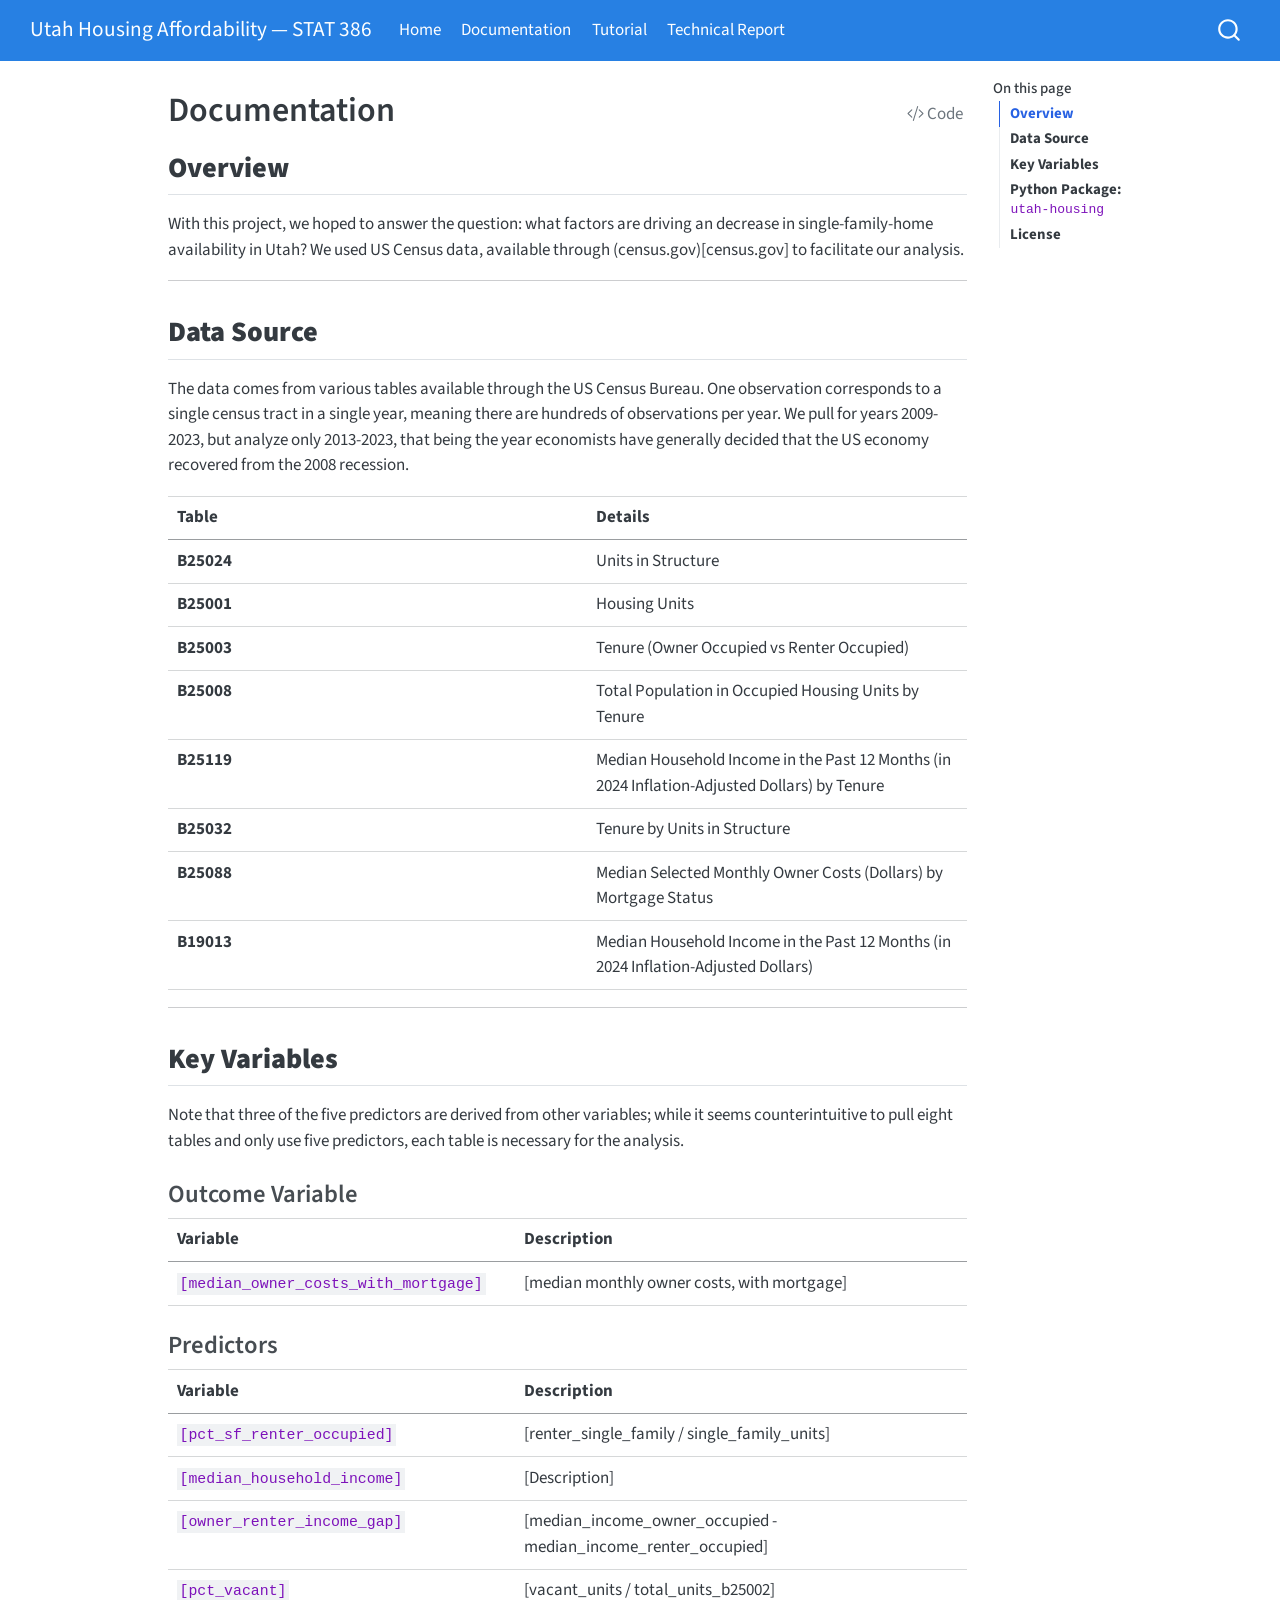
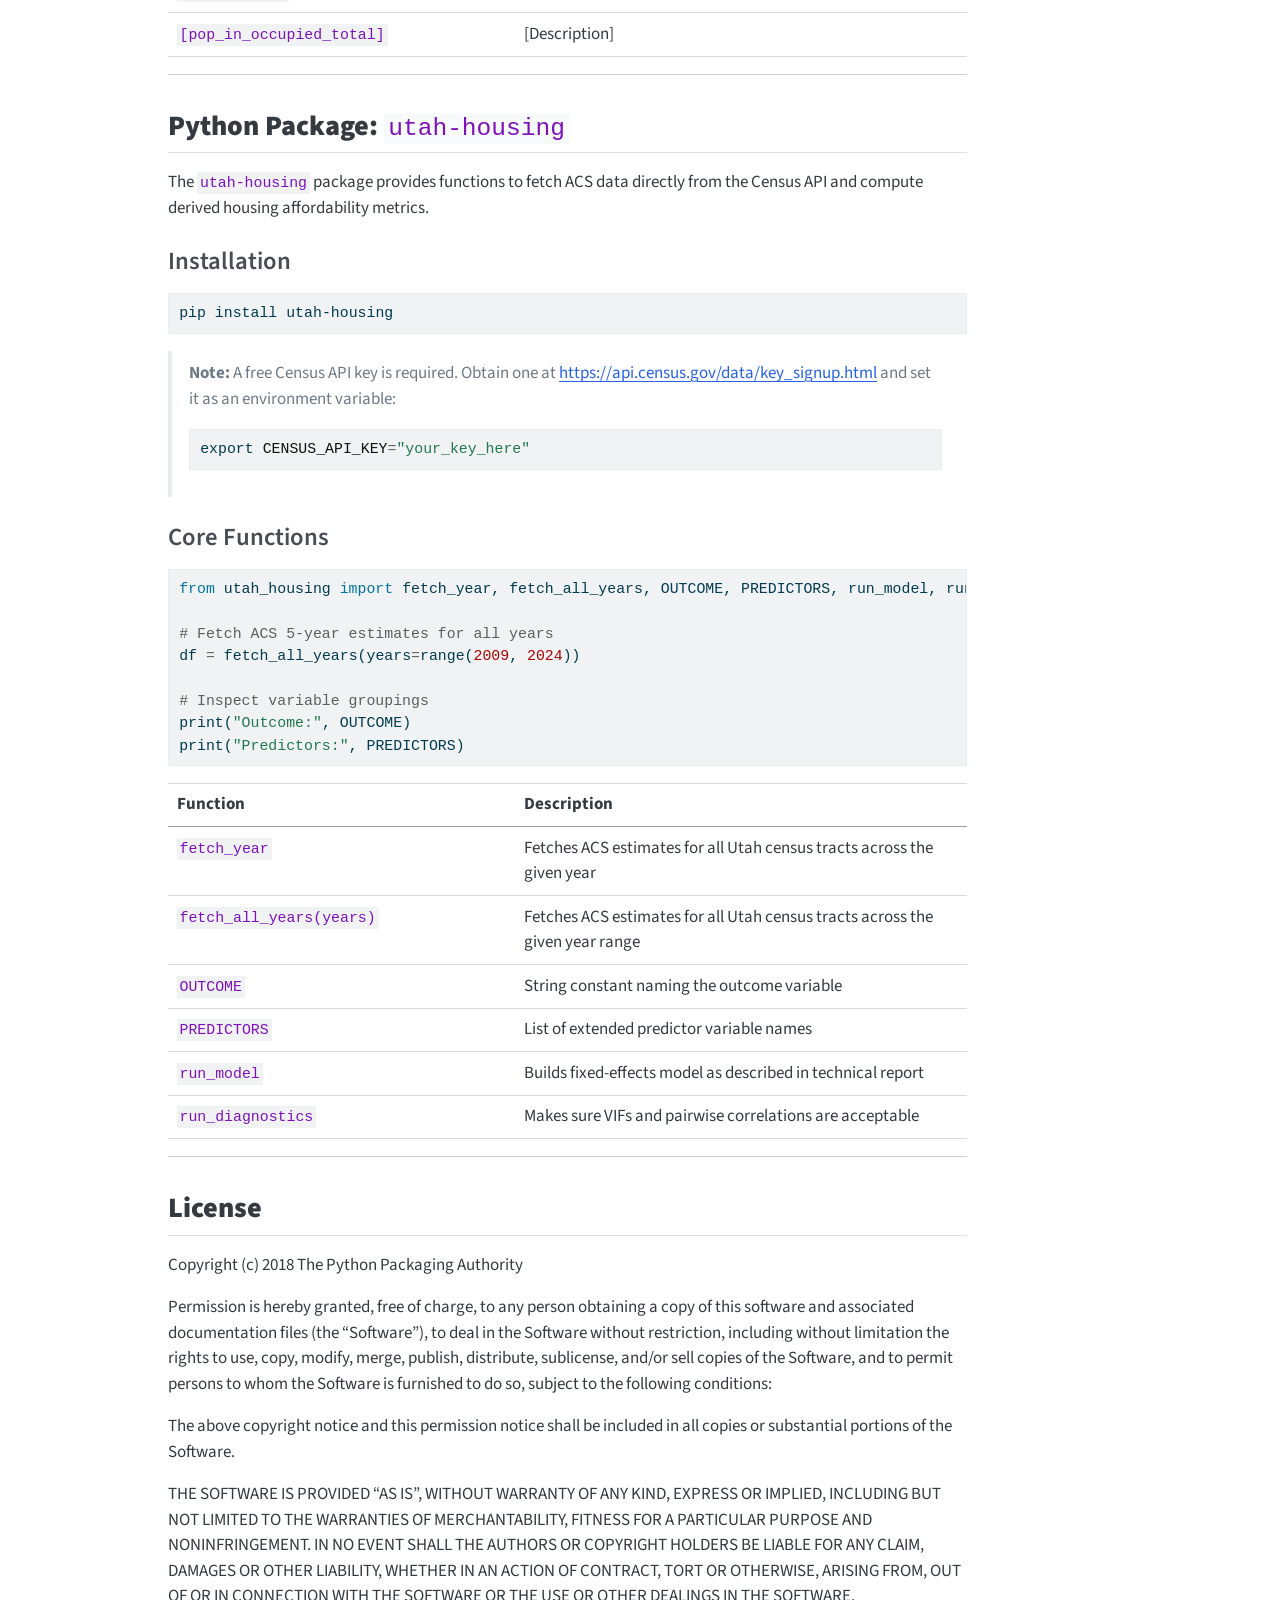
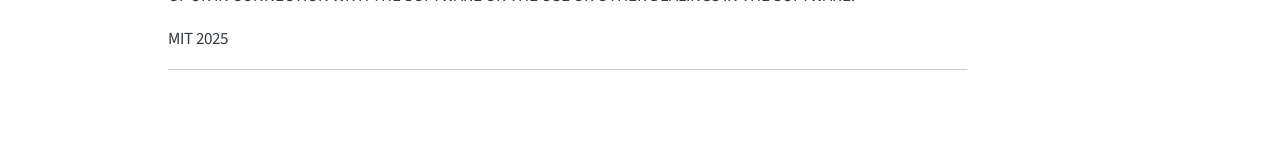
<file: docs/Documentation.html>
<!DOCTYPE html>
<html xmlns="http://www.w3.org/1999/xhtml" lang="en" xml:lang="en"><head>

<meta charset="utf-8">
<meta name="generator" content="quarto-1.8.26">

<meta name="viewport" content="width=device-width, initial-scale=1.0, user-scalable=yes">


<title>Documentation – Utah Housing Affordability — STAT 386</title>
<style>
code{white-space: pre-wrap;}
span.smallcaps{font-variant: small-caps;}
div.columns{display: flex; gap: min(4vw, 1.5em);}
div.column{flex: auto; overflow-x: auto;}
div.hanging-indent{margin-left: 1.5em; text-indent: -1.5em;}
ul.task-list{list-style: none;}
ul.task-list li input[type="checkbox"] {
  width: 0.8em;
  margin: 0 0.8em 0.2em -1em; /* quarto-specific, see https://github.com/quarto-dev/quarto-cli/issues/4556 */ 
  vertical-align: middle;
}
/* CSS for syntax highlighting */
html { -webkit-text-size-adjust: 100%; }
pre > code.sourceCode { white-space: pre; position: relative; }
pre > code.sourceCode > span { display: inline-block; line-height: 1.25; }
pre > code.sourceCode > span:empty { height: 1.2em; }
.sourceCode { overflow: visible; }
code.sourceCode > span { color: inherit; text-decoration: inherit; }
div.sourceCode { margin: 1em 0; }
pre.sourceCode { margin: 0; }
@media screen {
div.sourceCode { overflow: auto; }
}
@media print {
pre > code.sourceCode { white-space: pre-wrap; }
pre > code.sourceCode > span { text-indent: -5em; padding-left: 5em; }
}
pre.numberSource code
  { counter-reset: source-line 0; }
pre.numberSource code > span
  { position: relative; left: -4em; counter-increment: source-line; }
pre.numberSource code > span > a:first-child::before
  { content: counter(source-line);
    position: relative; left: -1em; text-align: right; vertical-align: baseline;
    border: none; display: inline-block;
    -webkit-touch-callout: none; -webkit-user-select: none;
    -khtml-user-select: none; -moz-user-select: none;
    -ms-user-select: none; user-select: none;
    padding: 0 4px; width: 4em;
  }
pre.numberSource { margin-left: 3em;  padding-left: 4px; }
div.sourceCode
  {   }
@media screen {
pre > code.sourceCode > span > a:first-child::before { text-decoration: underline; }
}
</style>


<script src="site_libs/quarto-nav/quarto-nav.js"></script>
<script src="site_libs/quarto-nav/headroom.min.js"></script>
<script src="site_libs/clipboard/clipboard.min.js"></script>
<script src="site_libs/quarto-search/autocomplete.umd.js"></script>
<script src="site_libs/quarto-search/fuse.min.js"></script>
<script src="site_libs/quarto-search/quarto-search.js"></script>
<meta name="quarto:offset" content="./">
<script src="site_libs/quarto-html/quarto.js" type="module"></script>
<script src="site_libs/quarto-html/tabsets/tabsets.js" type="module"></script>
<script src="site_libs/quarto-html/axe/axe-check.js" type="module"></script>
<script src="site_libs/quarto-html/popper.min.js"></script>
<script src="site_libs/quarto-html/tippy.umd.min.js"></script>
<script src="site_libs/quarto-html/anchor.min.js"></script>
<link href="site_libs/quarto-html/tippy.css" rel="stylesheet">
<link href="site_libs/quarto-html/quarto-syntax-highlighting-587c61ba64f3a5504c4d52d930310e48.css" rel="stylesheet" id="quarto-text-highlighting-styles">
<script src="site_libs/bootstrap/bootstrap.min.js"></script>
<link href="site_libs/bootstrap/bootstrap-icons.css" rel="stylesheet">
<link href="site_libs/bootstrap/bootstrap-029b10fc0dc652dab2ec1ac156c1a037.min.css" rel="stylesheet" append-hash="true" id="quarto-bootstrap" data-mode="light">
<script id="quarto-search-options" type="application/json">{
  "location": "navbar",
  "copy-button": false,
  "collapse-after": 3,
  "panel-placement": "end",
  "type": "overlay",
  "limit": 50,
  "keyboard-shortcut": [
    "f",
    "/",
    "s"
  ],
  "show-item-context": false,
  "language": {
    "search-no-results-text": "No results",
    "search-matching-documents-text": "matching documents",
    "search-copy-link-title": "Copy link to search",
    "search-hide-matches-text": "Hide additional matches",
    "search-more-match-text": "more match in this document",
    "search-more-matches-text": "more matches in this document",
    "search-clear-button-title": "Clear",
    "search-text-placeholder": "",
    "search-detached-cancel-button-title": "Cancel",
    "search-submit-button-title": "Submit",
    "search-label": "Search"
  }
}</script>


<link rel="stylesheet" href="styles.css">
</head>

<body class="nav-fixed quarto-light">

<div id="quarto-search-results"></div>
  <header id="quarto-header" class="headroom fixed-top">
    <nav class="navbar navbar-expand-lg " data-bs-theme="dark">
      <div class="navbar-container container-fluid">
      <div class="navbar-brand-container mx-auto">
    <a class="navbar-brand" href="./index.html">
    <span class="navbar-title">Utah Housing Affordability — STAT 386</span>
    </a>
  </div>
            <div id="quarto-search" class="" title="Search"></div>
          <button class="navbar-toggler" type="button" data-bs-toggle="collapse" data-bs-target="#navbarCollapse" aria-controls="navbarCollapse" role="menu" aria-expanded="false" aria-label="Toggle navigation" onclick="if (window.quartoToggleHeadroom) { window.quartoToggleHeadroom(); }">
  <span class="navbar-toggler-icon"></span>
</button>
          <div class="collapse navbar-collapse" id="navbarCollapse">
            <ul class="navbar-nav navbar-nav-scroll me-auto">
  <li class="nav-item">
    <a class="nav-link" href="./index.html"> 
<span class="menu-text">Home</span></a>
  </li>  
  <li class="nav-item">
    <a class="nav-link active" href="./Documentation.html" aria-current="page"> 
<span class="menu-text">Documentation</span></a>
  </li>  
  <li class="nav-item">
    <a class="nav-link" href="./Tutorial.html"> 
<span class="menu-text">Tutorial</span></a>
  </li>  
  <li class="nav-item">
    <a class="nav-link" href="./TechnicalReport.html"> 
<span class="menu-text">Technical Report</span></a>
  </li>  
</ul>
          </div> <!-- /navcollapse -->
            <div class="quarto-navbar-tools">
</div>
      </div> <!-- /container-fluid -->
    </nav>
</header>
<!-- content -->
<div id="quarto-content" class="quarto-container page-columns page-rows-contents page-layout-article page-navbar">
<!-- sidebar -->
<!-- margin-sidebar -->
    <div id="quarto-margin-sidebar" class="sidebar margin-sidebar">
        <nav id="TOC" role="doc-toc" class="toc-active">
    <h2 id="toc-title">On this page</h2>
   
  <ul>
  <li><a href="#overview" id="toc-overview" class="nav-link active" data-scroll-target="#overview"><strong>Overview</strong></a></li>
  <li><a href="#data-source" id="toc-data-source" class="nav-link" data-scroll-target="#data-source"><strong>Data Source</strong></a></li>
  <li><a href="#key-variables" id="toc-key-variables" class="nav-link" data-scroll-target="#key-variables"><strong>Key Variables</strong></a>
  <ul class="collapse">
  <li><a href="#outcome-variable" id="toc-outcome-variable" class="nav-link" data-scroll-target="#outcome-variable">Outcome Variable</a></li>
  <li><a href="#predictors" id="toc-predictors" class="nav-link" data-scroll-target="#predictors">Predictors</a></li>
  </ul></li>
  <li><a href="#python-package-utah-housing" id="toc-python-package-utah-housing" class="nav-link" data-scroll-target="#python-package-utah-housing"><strong>Python Package: <code>utah-housing</code></strong></a>
  <ul class="collapse">
  <li><a href="#installation" id="toc-installation" class="nav-link" data-scroll-target="#installation">Installation</a></li>
  <li><a href="#core-functions" id="toc-core-functions" class="nav-link" data-scroll-target="#core-functions">Core Functions</a></li>
  </ul></li>
  <li><a href="#license" id="toc-license" class="nav-link" data-scroll-target="#license"><strong>License</strong></a></li>
  </ul>
</nav>
    </div>
<!-- main -->
<main class="content" id="quarto-document-content">

<header id="title-block-header" class="quarto-title-block default">
<div class="quarto-title">
<div class="quarto-title-block"><div><h1 class="title">Documentation</h1><button type="button" class="btn code-tools-button" id="quarto-code-tools-source"><i class="bi"></i> Code</button></div></div>
</div>



<div class="quarto-title-meta">

    
  
    
  </div>
  


</header>


<section id="overview" class="level2">
<h2 class="anchored" data-anchor-id="overview"><strong>Overview</strong></h2>
<p>With this project, we hoped to answer the question: what factors are driving an decrease in single-family-home availability in Utah? We used US Census data, available through (census.gov)[census.gov] to facilitate our analysis.</p>
<hr>
</section>
<section id="data-source" class="level2">
<h2 class="anchored" data-anchor-id="data-source"><strong>Data Source</strong></h2>
<p>The data comes from various tables available through the US Census Bureau. One observation corresponds to a single census tract in a single year, meaning there are hundreds of observations per year. We pull for years 2009-2023, but analyze only 2013-2023, that being the year economists have generally decided that the US economy recovered from the 2008 recession.</p>
<table class="caption-top table">
<colgroup>
<col style="width: 52%">
<col style="width: 47%">
</colgroup>
<thead>
<tr class="header">
<th>Table</th>
<th>Details</th>
</tr>
</thead>
<tbody>
<tr class="odd">
<td><strong>B25024</strong></td>
<td>Units in Structure</td>
</tr>
<tr class="even">
<td><strong>B25001</strong></td>
<td>Housing Units</td>
</tr>
<tr class="odd">
<td><strong>B25003</strong></td>
<td>Tenure (Owner Occupied vs Renter Occupied)</td>
</tr>
<tr class="even">
<td><strong>B25008</strong></td>
<td>Total Population in Occupied Housing Units by Tenure</td>
</tr>
<tr class="odd">
<td><strong>B25119</strong></td>
<td>Median Household Income in the Past 12 Months (in 2024 Inflation-Adjusted Dollars) by Tenure</td>
</tr>
<tr class="even">
<td><strong>B25032</strong></td>
<td>Tenure by Units in Structure</td>
</tr>
<tr class="odd">
<td><strong>B25088</strong></td>
<td>Median Selected Monthly Owner Costs (Dollars) by Mortgage Status</td>
</tr>
<tr class="even">
<td><strong>B19013</strong></td>
<td>Median Household Income in the Past 12 Months (in 2024 Inflation-Adjusted Dollars)</td>
</tr>
</tbody>
</table>
<hr>
</section>
<section id="key-variables" class="level2">
<h2 class="anchored" data-anchor-id="key-variables"><strong>Key Variables</strong></h2>
<p>Note that three of the five predictors are derived from other variables; while it seems counterintuitive to pull eight tables and only use five predictors, each table is necessary for the analysis.</p>
<section id="outcome-variable" class="level3">
<h3 class="anchored" data-anchor-id="outcome-variable">Outcome Variable</h3>
<table class="caption-top table">
<colgroup>
<col style="width: 43%">
<col style="width: 56%">
</colgroup>
<thead>
<tr class="header">
<th>Variable</th>
<th>Description</th>
</tr>
</thead>
<tbody>
<tr class="odd">
<td><code>[median_owner_costs_with_mortgage]</code></td>
<td>[median monthly owner costs, with mortgage]</td>
</tr>
</tbody>
</table>
</section>
<section id="predictors" class="level3">
<h3 class="anchored" data-anchor-id="predictors">Predictors</h3>
<table class="caption-top table">
<colgroup>
<col style="width: 43%">
<col style="width: 56%">
</colgroup>
<thead>
<tr class="header">
<th>Variable</th>
<th>Description</th>
</tr>
</thead>
<tbody>
<tr class="odd">
<td><code>[pct_sf_renter_occupied]</code></td>
<td>[renter_single_family / single_family_units]</td>
</tr>
<tr class="even">
<td><code>[median_household_income]</code></td>
<td>[Description]</td>
</tr>
<tr class="odd">
<td><code>[owner_renter_income_gap]</code></td>
<td>[median_income_owner_occupied - median_income_renter_occupied]</td>
</tr>
<tr class="even">
<td><code>[pct_vacant]</code></td>
<td>[vacant_units / total_units_b25002]</td>
</tr>
<tr class="odd">
<td><code>[pop_in_occupied_total]</code></td>
<td>[Description]</td>
</tr>
</tbody>
</table>
<hr>
</section>
</section>
<section id="python-package-utah-housing" class="level2">
<h2 class="anchored" data-anchor-id="python-package-utah-housing"><strong>Python Package: <code>utah-housing</code></strong></h2>
<p>The <code>utah-housing</code> package provides functions to fetch ACS data directly from the Census API and compute derived housing affordability metrics.</p>
<section id="installation" class="level3">
<h3 class="anchored" data-anchor-id="installation">Installation</h3>
<div class="code-copy-outer-scaffold"><div class="sourceCode" id="cb1"><pre class="sourceCode bash code-with-copy"><code class="sourceCode bash"><span id="cb1-1"><a href="#cb1-1" aria-hidden="true" tabindex="-1"></a><span class="ex">pip</span> install utah-housing</span></code></pre></div><button title="Copy to Clipboard" class="code-copy-button"><i class="bi"></i></button></div>
<blockquote class="blockquote">
<p><strong>Note:</strong> A free Census API key is required. Obtain one at <a href="https://api.census.gov/data/key_signup.html" class="uri">https://api.census.gov/data/key_signup.html</a> and set it as an environment variable:</p>
<div class="code-copy-outer-scaffold"><div class="sourceCode" id="cb2"><pre class="sourceCode bash code-with-copy"><code class="sourceCode bash"><span id="cb2-1"><a href="#cb2-1" aria-hidden="true" tabindex="-1"></a><span class="bu">export</span> <span class="va">CENSUS_API_KEY</span><span class="op">=</span><span class="st">"your_key_here"</span></span></code></pre></div><button title="Copy to Clipboard" class="code-copy-button"><i class="bi"></i></button></div>
</blockquote>
</section>
<section id="core-functions" class="level3">
<h3 class="anchored" data-anchor-id="core-functions">Core Functions</h3>
<div id="9286ebec" class="cell">
<div class="code-copy-outer-scaffold"><div class="sourceCode cell-code" id="cb3"><pre class="sourceCode python code-with-copy"><code class="sourceCode python"><span id="cb3-1"><a href="#cb3-1" aria-hidden="true" tabindex="-1"></a><span class="im">from</span> utah_housing <span class="im">import</span> fetch_year, fetch_all_years, OUTCOME, PREDICTORS, run_model, run_diagnostics</span>
<span id="cb3-2"><a href="#cb3-2" aria-hidden="true" tabindex="-1"></a></span>
<span id="cb3-3"><a href="#cb3-3" aria-hidden="true" tabindex="-1"></a><span class="co"># Fetch ACS 5-year estimates for all years</span></span>
<span id="cb3-4"><a href="#cb3-4" aria-hidden="true" tabindex="-1"></a>df <span class="op">=</span> fetch_all_years(years<span class="op">=</span><span class="bu">range</span>(<span class="dv">2009</span>, <span class="dv">2024</span>))</span>
<span id="cb3-5"><a href="#cb3-5" aria-hidden="true" tabindex="-1"></a></span>
<span id="cb3-6"><a href="#cb3-6" aria-hidden="true" tabindex="-1"></a><span class="co"># Inspect variable groupings</span></span>
<span id="cb3-7"><a href="#cb3-7" aria-hidden="true" tabindex="-1"></a><span class="bu">print</span>(<span class="st">"Outcome:"</span>, OUTCOME)</span>
<span id="cb3-8"><a href="#cb3-8" aria-hidden="true" tabindex="-1"></a><span class="bu">print</span>(<span class="st">"Predictors:"</span>, PREDICTORS)</span></code></pre></div><button title="Copy to Clipboard" class="code-copy-button"><i class="bi"></i></button></div>
</div>
<table class="caption-top table">
<colgroup>
<col style="width: 43%">
<col style="width: 56%">
</colgroup>
<thead>
<tr class="header">
<th>Function</th>
<th>Description</th>
</tr>
</thead>
<tbody>
<tr class="odd">
<td><code>fetch_year</code></td>
<td>Fetches ACS estimates for all Utah census tracts across the given year</td>
</tr>
<tr class="even">
<td><code>fetch_all_years(years)</code></td>
<td>Fetches ACS estimates for all Utah census tracts across the given year range</td>
</tr>
<tr class="odd">
<td><code>OUTCOME</code></td>
<td>String constant naming the outcome variable</td>
</tr>
<tr class="even">
<td><code>PREDICTORS</code></td>
<td>List of extended predictor variable names</td>
</tr>
<tr class="odd">
<td><code>run_model</code></td>
<td>Builds fixed-effects model as described in technical report</td>
</tr>
<tr class="even">
<td><code>run_diagnostics</code></td>
<td>Makes sure VIFs and pairwise correlations are acceptable</td>
</tr>
</tbody>
</table>
<hr>
</section>
</section>
<section id="license" class="level2">
<h2 class="anchored" data-anchor-id="license"><strong>License</strong></h2>
<p>Copyright (c) 2018 The Python Packaging Authority</p>
<p>Permission is hereby granted, free of charge, to any person obtaining a copy of this software and associated documentation files (the “Software”), to deal in the Software without restriction, including without limitation the rights to use, copy, modify, merge, publish, distribute, sublicense, and/or sell copies of the Software, and to permit persons to whom the Software is furnished to do so, subject to the following conditions:</p>
<p>The above copyright notice and this permission notice shall be included in all copies or substantial portions of the Software.</p>
<p>THE SOFTWARE IS PROVIDED “AS IS”, WITHOUT WARRANTY OF ANY KIND, EXPRESS OR IMPLIED, INCLUDING BUT NOT LIMITED TO THE WARRANTIES OF MERCHANTABILITY, FITNESS FOR A PARTICULAR PURPOSE AND NONINFRINGEMENT. IN NO EVENT SHALL THE AUTHORS OR COPYRIGHT HOLDERS BE LIABLE FOR ANY CLAIM, DAMAGES OR OTHER LIABILITY, WHETHER IN AN ACTION OF CONTRACT, TORT OR OTHERWISE, ARISING FROM, OUT OF OR IN CONNECTION WITH THE SOFTWARE OR THE USE OR OTHER DEALINGS IN THE SOFTWARE.</p>
<p>MIT 2025</p>
<hr>


<!-- -->

</section>

</main> <!-- /main -->
<script id="quarto-html-after-body" type="application/javascript">
  window.document.addEventListener("DOMContentLoaded", function (event) {
    const icon = "";
    const anchorJS = new window.AnchorJS();
    anchorJS.options = {
      placement: 'right',
      icon: icon
    };
    anchorJS.add('.anchored');
    const isCodeAnnotation = (el) => {
      for (const clz of el.classList) {
        if (clz.startsWith('code-annotation-')) {                     
          return true;
        }
      }
      return false;
    }
    const onCopySuccess = function(e) {
      // button target
      const button = e.trigger;
      // don't keep focus
      button.blur();
      // flash "checked"
      button.classList.add('code-copy-button-checked');
      var currentTitle = button.getAttribute("title");
      button.setAttribute("title", "Copied!");
      let tooltip;
      if (window.bootstrap) {
        button.setAttribute("data-bs-toggle", "tooltip");
        button.setAttribute("data-bs-placement", "left");
        button.setAttribute("data-bs-title", "Copied!");
        tooltip = new bootstrap.Tooltip(button, 
          { trigger: "manual", 
            customClass: "code-copy-button-tooltip",
            offset: [0, -8]});
        tooltip.show();    
      }
      setTimeout(function() {
        if (tooltip) {
          tooltip.hide();
          button.removeAttribute("data-bs-title");
          button.removeAttribute("data-bs-toggle");
          button.removeAttribute("data-bs-placement");
        }
        button.setAttribute("title", currentTitle);
        button.classList.remove('code-copy-button-checked');
      }, 1000);
      // clear code selection
      e.clearSelection();
    }
    const getTextToCopy = function(trigger) {
      const outerScaffold = trigger.parentElement.cloneNode(true);
      const codeEl = outerScaffold.querySelector('code');
      for (const childEl of codeEl.children) {
        if (isCodeAnnotation(childEl)) {
          childEl.remove();
        }
      }
      return codeEl.innerText;
    }
    const clipboard = new window.ClipboardJS('.code-copy-button:not([data-in-quarto-modal])', {
      text: getTextToCopy
    });
    clipboard.on('success', onCopySuccess);
    if (window.document.getElementById('quarto-embedded-source-code-modal')) {
      const clipboardModal = new window.ClipboardJS('.code-copy-button[data-in-quarto-modal]', {
        text: getTextToCopy,
        container: window.document.getElementById('quarto-embedded-source-code-modal')
      });
      clipboardModal.on('success', onCopySuccess);
    }
    const viewSource = window.document.getElementById('quarto-view-source') ||
                       window.document.getElementById('quarto-code-tools-source');
    if (viewSource) {
      const sourceUrl = viewSource.getAttribute("data-quarto-source-url");
      viewSource.addEventListener("click", function(e) {
        if (sourceUrl) {
          // rstudio viewer pane
          if (/\bcapabilities=\b/.test(window.location)) {
            window.open(sourceUrl);
          } else {
            window.location.href = sourceUrl;
          }
        } else {
          const modal = new bootstrap.Modal(document.getElementById('quarto-embedded-source-code-modal'));
          modal.show();
        }
        return false;
      });
    }
    function toggleCodeHandler(show) {
      return function(e) {
        const detailsSrc = window.document.querySelectorAll(".cell > details > .sourceCode");
        for (let i=0; i<detailsSrc.length; i++) {
          const details = detailsSrc[i].parentElement;
          if (show) {
            details.open = true;
          } else {
            details.removeAttribute("open");
          }
        }
        const cellCodeDivs = window.document.querySelectorAll(".cell > .sourceCode");
        const fromCls = show ? "hidden" : "unhidden";
        const toCls = show ? "unhidden" : "hidden";
        for (let i=0; i<cellCodeDivs.length; i++) {
          const codeDiv = cellCodeDivs[i];
          if (codeDiv.classList.contains(fromCls)) {
            codeDiv.classList.remove(fromCls);
            codeDiv.classList.add(toCls);
          } 
        }
        return false;
      }
    }
    const hideAllCode = window.document.getElementById("quarto-hide-all-code");
    if (hideAllCode) {
      hideAllCode.addEventListener("click", toggleCodeHandler(false));
    }
    const showAllCode = window.document.getElementById("quarto-show-all-code");
    if (showAllCode) {
      showAllCode.addEventListener("click", toggleCodeHandler(true));
    }
      var localhostRegex = new RegExp(/^(?:http|https):\/\/localhost\:?[0-9]*\//);
      var mailtoRegex = new RegExp(/^mailto:/);
        var filterRegex = new RegExp('/' + window.location.host + '/');
      var isInternal = (href) => {
          return filterRegex.test(href) || localhostRegex.test(href) || mailtoRegex.test(href);
      }
      // Inspect non-navigation links and adorn them if external
     var links = window.document.querySelectorAll('a[href]:not(.nav-link):not(.navbar-brand):not(.toc-action):not(.sidebar-link):not(.sidebar-item-toggle):not(.pagination-link):not(.no-external):not([aria-hidden]):not(.dropdown-item):not(.quarto-navigation-tool):not(.about-link)');
      for (var i=0; i<links.length; i++) {
        const link = links[i];
        if (!isInternal(link.href)) {
          // undo the damage that might have been done by quarto-nav.js in the case of
          // links that we want to consider external
          if (link.dataset.originalHref !== undefined) {
            link.href = link.dataset.originalHref;
          }
        }
      }
    function tippyHover(el, contentFn, onTriggerFn, onUntriggerFn) {
      const config = {
        allowHTML: true,
        maxWidth: 500,
        delay: 100,
        arrow: false,
        appendTo: function(el) {
            return el.parentElement;
        },
        interactive: true,
        interactiveBorder: 10,
        theme: 'quarto',
        placement: 'bottom-start',
      };
      if (contentFn) {
        config.content = contentFn;
      }
      if (onTriggerFn) {
        config.onTrigger = onTriggerFn;
      }
      if (onUntriggerFn) {
        config.onUntrigger = onUntriggerFn;
      }
      window.tippy(el, config); 
    }
    const noterefs = window.document.querySelectorAll('a[role="doc-noteref"]');
    for (var i=0; i<noterefs.length; i++) {
      const ref = noterefs[i];
      tippyHover(ref, function() {
        // use id or data attribute instead here
        let href = ref.getAttribute('data-footnote-href') || ref.getAttribute('href');
        try { href = new URL(href).hash; } catch {}
        const id = href.replace(/^#\/?/, "");
        const note = window.document.getElementById(id);
        if (note) {
          return note.innerHTML;
        } else {
          return "";
        }
      });
    }
    const xrefs = window.document.querySelectorAll('a.quarto-xref');
    const processXRef = (id, note) => {
      // Strip column container classes
      const stripColumnClz = (el) => {
        el.classList.remove("page-full", "page-columns");
        if (el.children) {
          for (const child of el.children) {
            stripColumnClz(child);
          }
        }
      }
      stripColumnClz(note)
      if (id === null || id.startsWith('sec-')) {
        // Special case sections, only their first couple elements
        const container = document.createElement("div");
        if (note.children && note.children.length > 2) {
          container.appendChild(note.children[0].cloneNode(true));
          for (let i = 1; i < note.children.length; i++) {
            const child = note.children[i];
            if (child.tagName === "P" && child.innerText === "") {
              continue;
            } else {
              container.appendChild(child.cloneNode(true));
              break;
            }
          }
          if (window.Quarto?.typesetMath) {
            window.Quarto.typesetMath(container);
          }
          return container.innerHTML
        } else {
          if (window.Quarto?.typesetMath) {
            window.Quarto.typesetMath(note);
          }
          return note.innerHTML;
        }
      } else {
        // Remove any anchor links if they are present
        const anchorLink = note.querySelector('a.anchorjs-link');
        if (anchorLink) {
          anchorLink.remove();
        }
        if (window.Quarto?.typesetMath) {
          window.Quarto.typesetMath(note);
        }
        if (note.classList.contains("callout")) {
          return note.outerHTML;
        } else {
          return note.innerHTML;
        }
      }
    }
    for (var i=0; i<xrefs.length; i++) {
      const xref = xrefs[i];
      tippyHover(xref, undefined, function(instance) {
        instance.disable();
        let url = xref.getAttribute('href');
        let hash = undefined; 
        if (url.startsWith('#')) {
          hash = url;
        } else {
          try { hash = new URL(url).hash; } catch {}
        }
        if (hash) {
          const id = hash.replace(/^#\/?/, "");
          const note = window.document.getElementById(id);
          if (note !== null) {
            try {
              const html = processXRef(id, note.cloneNode(true));
              instance.setContent(html);
            } finally {
              instance.enable();
              instance.show();
            }
          } else {
            // See if we can fetch this
            fetch(url.split('#')[0])
            .then(res => res.text())
            .then(html => {
              const parser = new DOMParser();
              const htmlDoc = parser.parseFromString(html, "text/html");
              const note = htmlDoc.getElementById(id);
              if (note !== null) {
                const html = processXRef(id, note);
                instance.setContent(html);
              } 
            }).finally(() => {
              instance.enable();
              instance.show();
            });
          }
        } else {
          // See if we can fetch a full url (with no hash to target)
          // This is a special case and we should probably do some content thinning / targeting
          fetch(url)
          .then(res => res.text())
          .then(html => {
            const parser = new DOMParser();
            const htmlDoc = parser.parseFromString(html, "text/html");
            const note = htmlDoc.querySelector('main.content');
            if (note !== null) {
              // This should only happen for chapter cross references
              // (since there is no id in the URL)
              // remove the first header
              if (note.children.length > 0 && note.children[0].tagName === "HEADER") {
                note.children[0].remove();
              }
              const html = processXRef(null, note);
              instance.setContent(html);
            } 
          }).finally(() => {
            instance.enable();
            instance.show();
          });
        }
      }, function(instance) {
      });
    }
        let selectedAnnoteEl;
        const selectorForAnnotation = ( cell, annotation) => {
          let cellAttr = 'data-code-cell="' + cell + '"';
          let lineAttr = 'data-code-annotation="' +  annotation + '"';
          const selector = 'span[' + cellAttr + '][' + lineAttr + ']';
          return selector;
        }
        const selectCodeLines = (annoteEl) => {
          const doc = window.document;
          const targetCell = annoteEl.getAttribute("data-target-cell");
          const targetAnnotation = annoteEl.getAttribute("data-target-annotation");
          const annoteSpan = window.document.querySelector(selectorForAnnotation(targetCell, targetAnnotation));
          const lines = annoteSpan.getAttribute("data-code-lines").split(",");
          const lineIds = lines.map((line) => {
            return targetCell + "-" + line;
          })
          let top = null;
          let height = null;
          let parent = null;
          if (lineIds.length > 0) {
              //compute the position of the single el (top and bottom and make a div)
              const el = window.document.getElementById(lineIds[0]);
              top = el.offsetTop;
              height = el.offsetHeight;
              parent = el.parentElement.parentElement;
            if (lineIds.length > 1) {
              const lastEl = window.document.getElementById(lineIds[lineIds.length - 1]);
              const bottom = lastEl.offsetTop + lastEl.offsetHeight;
              height = bottom - top;
            }
            if (top !== null && height !== null && parent !== null) {
              // cook up a div (if necessary) and position it 
              let div = window.document.getElementById("code-annotation-line-highlight");
              if (div === null) {
                div = window.document.createElement("div");
                div.setAttribute("id", "code-annotation-line-highlight");
                div.style.position = 'absolute';
                parent.appendChild(div);
              }
              div.style.top = top - 2 + "px";
              div.style.height = height + 4 + "px";
              div.style.left = 0;
              let gutterDiv = window.document.getElementById("code-annotation-line-highlight-gutter");
              if (gutterDiv === null) {
                gutterDiv = window.document.createElement("div");
                gutterDiv.setAttribute("id", "code-annotation-line-highlight-gutter");
                gutterDiv.style.position = 'absolute';
                const codeCell = window.document.getElementById(targetCell);
                const gutter = codeCell.querySelector('.code-annotation-gutter');
                gutter.appendChild(gutterDiv);
              }
              gutterDiv.style.top = top - 2 + "px";
              gutterDiv.style.height = height + 4 + "px";
            }
            selectedAnnoteEl = annoteEl;
          }
        };
        const unselectCodeLines = () => {
          const elementsIds = ["code-annotation-line-highlight", "code-annotation-line-highlight-gutter"];
          elementsIds.forEach((elId) => {
            const div = window.document.getElementById(elId);
            if (div) {
              div.remove();
            }
          });
          selectedAnnoteEl = undefined;
        };
          // Handle positioning of the toggle
      window.addEventListener(
        "resize",
        throttle(() => {
          elRect = undefined;
          if (selectedAnnoteEl) {
            selectCodeLines(selectedAnnoteEl);
          }
        }, 10)
      );
      function throttle(fn, ms) {
      let throttle = false;
      let timer;
        return (...args) => {
          if(!throttle) { // first call gets through
              fn.apply(this, args);
              throttle = true;
          } else { // all the others get throttled
              if(timer) clearTimeout(timer); // cancel #2
              timer = setTimeout(() => {
                fn.apply(this, args);
                timer = throttle = false;
              }, ms);
          }
        };
      }
        // Attach click handler to the DT
        const annoteDls = window.document.querySelectorAll('dt[data-target-cell]');
        for (const annoteDlNode of annoteDls) {
          annoteDlNode.addEventListener('click', (event) => {
            const clickedEl = event.target;
            if (clickedEl !== selectedAnnoteEl) {
              unselectCodeLines();
              const activeEl = window.document.querySelector('dt[data-target-cell].code-annotation-active');
              if (activeEl) {
                activeEl.classList.remove('code-annotation-active');
              }
              selectCodeLines(clickedEl);
              clickedEl.classList.add('code-annotation-active');
            } else {
              // Unselect the line
              unselectCodeLines();
              clickedEl.classList.remove('code-annotation-active');
            }
          });
        }
    const findCites = (el) => {
      const parentEl = el.parentElement;
      if (parentEl) {
        const cites = parentEl.dataset.cites;
        if (cites) {
          return {
            el,
            cites: cites.split(' ')
          };
        } else {
          return findCites(el.parentElement)
        }
      } else {
        return undefined;
      }
    };
    var bibliorefs = window.document.querySelectorAll('a[role="doc-biblioref"]');
    for (var i=0; i<bibliorefs.length; i++) {
      const ref = bibliorefs[i];
      const citeInfo = findCites(ref);
      if (citeInfo) {
        tippyHover(citeInfo.el, function() {
          var popup = window.document.createElement('div');
          citeInfo.cites.forEach(function(cite) {
            var citeDiv = window.document.createElement('div');
            citeDiv.classList.add('hanging-indent');
            citeDiv.classList.add('csl-entry');
            var biblioDiv = window.document.getElementById('ref-' + cite);
            if (biblioDiv) {
              citeDiv.innerHTML = biblioDiv.innerHTML;
            }
            popup.appendChild(citeDiv);
          });
          return popup.innerHTML;
        });
      }
    }
  });
  </script><div class="modal fade" id="quarto-embedded-source-code-modal" tabindex="-1" aria-labelledby="quarto-embedded-source-code-modal-label" aria-hidden="true"><div class="modal-dialog modal-dialog-scrollable"><div class="modal-content"><div class="modal-header"><h5 class="modal-title" id="quarto-embedded-source-code-modal-label">Source Code</h5><button class="btn-close" data-bs-dismiss="modal"></button></div><div class="modal-body"><div class="">
<div class="code-copy-outer-scaffold"><div class="sourceCode" id="cb4" data-shortcodes="false"><pre class="sourceCode markdown code-with-copy"><code class="sourceCode markdown"><span id="cb4-1"><a href="#cb4-1" aria-hidden="true" tabindex="-1"></a><span class="co">---</span></span>
<span id="cb4-2"><a href="#cb4-2" aria-hidden="true" tabindex="-1"></a><span class="an">title:</span><span class="co"> "Documentation"</span></span>
<span id="cb4-3"><a href="#cb4-3" aria-hidden="true" tabindex="-1"></a><span class="an">execute:</span><span class="co"> </span></span>
<span id="cb4-4"><a href="#cb4-4" aria-hidden="true" tabindex="-1"></a><span class="co">    enabled: false</span></span>
<span id="cb4-5"><a href="#cb4-5" aria-hidden="true" tabindex="-1"></a><span class="co">---</span></span>
<span id="cb4-6"><a href="#cb4-6" aria-hidden="true" tabindex="-1"></a></span>
<span id="cb4-7"><a href="#cb4-7" aria-hidden="true" tabindex="-1"></a><span class="fu">## **Overview**</span></span>
<span id="cb4-8"><a href="#cb4-8" aria-hidden="true" tabindex="-1"></a></span>
<span id="cb4-9"><a href="#cb4-9" aria-hidden="true" tabindex="-1"></a>With this project, we hoped to answer the question: what factors are driving an decrease in single-family-home availability in Utah? We used US Census data, available through (census.gov)<span class="co">[</span><span class="ot">census.gov</span><span class="co">]</span> to facilitate our analysis. </span>
<span id="cb4-10"><a href="#cb4-10" aria-hidden="true" tabindex="-1"></a></span>
<span id="cb4-11"><a href="#cb4-11" aria-hidden="true" tabindex="-1"></a>---</span>
<span id="cb4-12"><a href="#cb4-12" aria-hidden="true" tabindex="-1"></a></span>
<span id="cb4-13"><a href="#cb4-13" aria-hidden="true" tabindex="-1"></a><span class="fu">## **Data Source**</span></span>
<span id="cb4-14"><a href="#cb4-14" aria-hidden="true" tabindex="-1"></a></span>
<span id="cb4-15"><a href="#cb4-15" aria-hidden="true" tabindex="-1"></a>The data comes from various tables available through the US Census Bureau. One observation corresponds to a single census tract in a single year, meaning there are hundreds of observations per year. We pull for years 2009-2023, but analyze only 2013-2023, that being the year economists have generally decided that the US economy recovered from the 2008 recession.  </span>
<span id="cb4-16"><a href="#cb4-16" aria-hidden="true" tabindex="-1"></a></span>
<span id="cb4-17"><a href="#cb4-17" aria-hidden="true" tabindex="-1"></a><span class="pp">|</span> Table <span class="pp">|</span> Details <span class="pp">|</span></span>
<span id="cb4-18"><a href="#cb4-18" aria-hidden="true" tabindex="-1"></a><span class="pp">|----------|---------|</span></span>
<span id="cb4-19"><a href="#cb4-19" aria-hidden="true" tabindex="-1"></a><span class="pp">|</span> **B25024** <span class="pp">|</span> Units in Structure <span class="pp">|</span></span>
<span id="cb4-20"><a href="#cb4-20" aria-hidden="true" tabindex="-1"></a><span class="pp">|</span> **B25001** <span class="pp">|</span> Housing Units <span class="pp">|</span></span>
<span id="cb4-21"><a href="#cb4-21" aria-hidden="true" tabindex="-1"></a><span class="pp">|</span> **B25003** <span class="pp">|</span> Tenure (Owner Occupied vs Renter Occupied) <span class="pp">|</span></span>
<span id="cb4-22"><a href="#cb4-22" aria-hidden="true" tabindex="-1"></a><span class="pp">|</span> **B25008** <span class="pp">|</span> Total Population in Occupied Housing Units by Tenure <span class="pp">|</span></span>
<span id="cb4-23"><a href="#cb4-23" aria-hidden="true" tabindex="-1"></a><span class="pp">|</span> **B25119** <span class="pp">|</span> Median Household Income in the Past 12 Months (in 2024 Inflation-Adjusted Dollars) by Tenure <span class="pp">|</span></span>
<span id="cb4-24"><a href="#cb4-24" aria-hidden="true" tabindex="-1"></a><span class="pp">|</span> **B25032** <span class="pp">|</span> Tenure by Units in Structure <span class="pp">|</span></span>
<span id="cb4-25"><a href="#cb4-25" aria-hidden="true" tabindex="-1"></a><span class="pp">|</span> **B25088** <span class="pp">|</span> Median Selected Monthly Owner Costs (Dollars) by Mortgage Status <span class="pp">|</span></span>
<span id="cb4-26"><a href="#cb4-26" aria-hidden="true" tabindex="-1"></a><span class="pp">|</span> **B19013** <span class="pp">|</span> Median Household Income in the Past 12 Months (in 2024 Inflation-Adjusted Dollars) <span class="pp">|</span></span>
<span id="cb4-27"><a href="#cb4-27" aria-hidden="true" tabindex="-1"></a></span>
<span id="cb4-28"><a href="#cb4-28" aria-hidden="true" tabindex="-1"></a>---</span>
<span id="cb4-29"><a href="#cb4-29" aria-hidden="true" tabindex="-1"></a></span>
<span id="cb4-30"><a href="#cb4-30" aria-hidden="true" tabindex="-1"></a><span class="fu">## **Key Variables**</span></span>
<span id="cb4-31"><a href="#cb4-31" aria-hidden="true" tabindex="-1"></a></span>
<span id="cb4-32"><a href="#cb4-32" aria-hidden="true" tabindex="-1"></a>Note that three of the five predictors are derived from other variables; while it seems counterintuitive to pull eight tables and only use five predictors, each table is necessary for the analysis. </span>
<span id="cb4-33"><a href="#cb4-33" aria-hidden="true" tabindex="-1"></a></span>
<span id="cb4-34"><a href="#cb4-34" aria-hidden="true" tabindex="-1"></a><span class="fu">### Outcome Variable</span></span>
<span id="cb4-35"><a href="#cb4-35" aria-hidden="true" tabindex="-1"></a></span>
<span id="cb4-36"><a href="#cb4-36" aria-hidden="true" tabindex="-1"></a><span class="pp">|</span> Variable <span class="pp">|</span> Description <span class="pp">|</span></span>
<span id="cb4-37"><a href="#cb4-37" aria-hidden="true" tabindex="-1"></a><span class="pp">|----------|-------------|</span></span>
<span id="cb4-38"><a href="#cb4-38" aria-hidden="true" tabindex="-1"></a><span class="pp">|</span> <span class="in">`[median_owner_costs_with_mortgage]`</span> <span class="pp">|</span> <span class="co">[</span><span class="ot">median monthly owner costs, with mortgage</span><span class="co">]</span> <span class="pp">|</span></span>
<span id="cb4-39"><a href="#cb4-39" aria-hidden="true" tabindex="-1"></a> </span>
<span id="cb4-40"><a href="#cb4-40" aria-hidden="true" tabindex="-1"></a></span>
<span id="cb4-41"><a href="#cb4-41" aria-hidden="true" tabindex="-1"></a><span class="fu">### Predictors</span></span>
<span id="cb4-42"><a href="#cb4-42" aria-hidden="true" tabindex="-1"></a></span>
<span id="cb4-43"><a href="#cb4-43" aria-hidden="true" tabindex="-1"></a><span class="pp">|</span> Variable <span class="pp">|</span> Description <span class="pp">|</span></span>
<span id="cb4-44"><a href="#cb4-44" aria-hidden="true" tabindex="-1"></a><span class="pp">|----------|-------------|</span></span>
<span id="cb4-45"><a href="#cb4-45" aria-hidden="true" tabindex="-1"></a><span class="pp">|</span> <span class="in">`[pct_sf_renter_occupied]`</span> <span class="pp">|</span> <span class="co">[</span><span class="ot">renter_single_family / single_family_units</span><span class="co">]</span> <span class="pp">|</span></span>
<span id="cb4-46"><a href="#cb4-46" aria-hidden="true" tabindex="-1"></a><span class="pp">|</span> <span class="in">`[median_household_income]`</span> <span class="pp">|</span> <span class="co">[</span><span class="ot">Description</span><span class="co">]</span> <span class="pp">|</span></span>
<span id="cb4-47"><a href="#cb4-47" aria-hidden="true" tabindex="-1"></a><span class="pp">|</span> <span class="in">`[owner_renter_income_gap]`</span> <span class="pp">|</span> <span class="co">[</span><span class="ot">median_income_owner_occupied - median_income_renter_occupied</span><span class="co">]</span> <span class="pp">|</span></span>
<span id="cb4-48"><a href="#cb4-48" aria-hidden="true" tabindex="-1"></a><span class="pp">|</span> <span class="in">`[pct_vacant]`</span> <span class="pp">|</span> <span class="co">[</span><span class="ot">vacant_units / total_units_b25002</span><span class="co">]</span> <span class="pp">|</span></span>
<span id="cb4-49"><a href="#cb4-49" aria-hidden="true" tabindex="-1"></a><span class="pp">|</span> <span class="in">`[pop_in_occupied_total]`</span> <span class="pp">|</span> <span class="co">[</span><span class="ot">Description</span><span class="co">]</span> <span class="pp">|</span></span>
<span id="cb4-50"><a href="#cb4-50" aria-hidden="true" tabindex="-1"></a></span>
<span id="cb4-51"><a href="#cb4-51" aria-hidden="true" tabindex="-1"></a>---</span>
<span id="cb4-52"><a href="#cb4-52" aria-hidden="true" tabindex="-1"></a></span>
<span id="cb4-53"><a href="#cb4-53" aria-hidden="true" tabindex="-1"></a><span class="fu">## **Python Package: `utah-housing`**</span></span>
<span id="cb4-54"><a href="#cb4-54" aria-hidden="true" tabindex="-1"></a></span>
<span id="cb4-55"><a href="#cb4-55" aria-hidden="true" tabindex="-1"></a></span>
<span id="cb4-56"><a href="#cb4-56" aria-hidden="true" tabindex="-1"></a>The <span class="in">`utah-housing`</span> package provides functions to fetch ACS data directly from the Census API and</span>
<span id="cb4-57"><a href="#cb4-57" aria-hidden="true" tabindex="-1"></a>compute derived housing affordability metrics.</span>
<span id="cb4-58"><a href="#cb4-58" aria-hidden="true" tabindex="-1"></a></span>
<span id="cb4-59"><a href="#cb4-59" aria-hidden="true" tabindex="-1"></a><span class="fu">### Installation</span></span>
<span id="cb4-60"><a href="#cb4-60" aria-hidden="true" tabindex="-1"></a></span>
<span id="cb4-61"><a href="#cb4-61" aria-hidden="true" tabindex="-1"></a><span class="in">```bash</span></span>
<span id="cb4-62"><a href="#cb4-62" aria-hidden="true" tabindex="-1"></a><span class="ex">pip</span> install utah-housing</span>
<span id="cb4-63"><a href="#cb4-63" aria-hidden="true" tabindex="-1"></a><span class="in">```</span></span>
<span id="cb4-64"><a href="#cb4-64" aria-hidden="true" tabindex="-1"></a></span>
<span id="cb4-65"><a href="#cb4-65" aria-hidden="true" tabindex="-1"></a><span class="at">&gt; **Note:** A free Census API key is required. Obtain one at</span></span>
<span id="cb4-66"><a href="#cb4-66" aria-hidden="true" tabindex="-1"></a><span class="at">&gt; </span><span class="ot">&lt;https://api.census.gov/data/key_signup.html&gt;</span><span class="at"> and set it as an environment variable:</span></span>
<span id="cb4-67"><a href="#cb4-67" aria-hidden="true" tabindex="-1"></a><span class="at">&gt;</span></span>
<span id="cb4-68"><a href="#cb4-68" aria-hidden="true" tabindex="-1"></a><span class="at">&gt; ```bash</span></span>
<span id="cb4-69"><a href="#cb4-69" aria-hidden="true" tabindex="-1"></a><span class="at">&gt; export CENSUS_API_KEY="your_key_here"</span></span>
<span id="cb4-70"><a href="#cb4-70" aria-hidden="true" tabindex="-1"></a><span class="at">&gt; ```</span></span>
<span id="cb4-71"><a href="#cb4-71" aria-hidden="true" tabindex="-1"></a></span>
<span id="cb4-72"><a href="#cb4-72" aria-hidden="true" tabindex="-1"></a><span class="fu">### Core Functions</span></span>
<span id="cb4-73"><a href="#cb4-73" aria-hidden="true" tabindex="-1"></a></span>
<span id="cb4-76"><a href="#cb4-76" aria-hidden="true" tabindex="-1"></a><span class="in">```{python}</span></span>
<span id="cb4-77"><a href="#cb4-77" aria-hidden="true" tabindex="-1"></a><span class="co">#| eval: false</span></span>
<span id="cb4-78"><a href="#cb4-78" aria-hidden="true" tabindex="-1"></a></span>
<span id="cb4-79"><a href="#cb4-79" aria-hidden="true" tabindex="-1"></a><span class="im">from</span> utah_housing <span class="im">import</span> fetch_year, fetch_all_years, OUTCOME, PREDICTORS, run_model, run_diagnostics</span>
<span id="cb4-80"><a href="#cb4-80" aria-hidden="true" tabindex="-1"></a></span>
<span id="cb4-81"><a href="#cb4-81" aria-hidden="true" tabindex="-1"></a><span class="co"># Fetch ACS 5-year estimates for all years</span></span>
<span id="cb4-82"><a href="#cb4-82" aria-hidden="true" tabindex="-1"></a>df <span class="op">=</span> fetch_all_years(years<span class="op">=</span><span class="bu">range</span>(<span class="dv">2009</span>, <span class="dv">2024</span>))</span>
<span id="cb4-83"><a href="#cb4-83" aria-hidden="true" tabindex="-1"></a></span>
<span id="cb4-84"><a href="#cb4-84" aria-hidden="true" tabindex="-1"></a><span class="co"># Inspect variable groupings</span></span>
<span id="cb4-85"><a href="#cb4-85" aria-hidden="true" tabindex="-1"></a><span class="bu">print</span>(<span class="st">"Outcome:"</span>, OUTCOME)</span>
<span id="cb4-86"><a href="#cb4-86" aria-hidden="true" tabindex="-1"></a><span class="bu">print</span>(<span class="st">"Predictors:"</span>, PREDICTORS)</span>
<span id="cb4-87"><a href="#cb4-87" aria-hidden="true" tabindex="-1"></a><span class="in">```</span></span>
<span id="cb4-88"><a href="#cb4-88" aria-hidden="true" tabindex="-1"></a></span>
<span id="cb4-89"><a href="#cb4-89" aria-hidden="true" tabindex="-1"></a><span class="pp">|</span> Function <span class="pp">|</span> Description <span class="pp">|</span></span>
<span id="cb4-90"><a href="#cb4-90" aria-hidden="true" tabindex="-1"></a><span class="pp">|----------|-------------|</span></span>
<span id="cb4-91"><a href="#cb4-91" aria-hidden="true" tabindex="-1"></a><span class="pp">|</span> <span class="in">`fetch_year`</span> <span class="pp">|</span> Fetches ACS estimates for all Utah census tracts across the given year <span class="pp">|</span></span>
<span id="cb4-92"><a href="#cb4-92" aria-hidden="true" tabindex="-1"></a><span class="pp">|</span> <span class="in">`fetch_all_years(years)`</span> <span class="pp">|</span> Fetches ACS estimates for all Utah census tracts across the given year range <span class="pp">|</span></span>
<span id="cb4-93"><a href="#cb4-93" aria-hidden="true" tabindex="-1"></a><span class="pp">|</span> <span class="in">`OUTCOME`</span> <span class="pp">|</span> String constant naming the outcome variable <span class="pp">|</span></span>
<span id="cb4-94"><a href="#cb4-94" aria-hidden="true" tabindex="-1"></a><span class="pp">|</span> <span class="in">`PREDICTORS`</span> <span class="pp">|</span> List of extended predictor variable names <span class="pp">|</span></span>
<span id="cb4-95"><a href="#cb4-95" aria-hidden="true" tabindex="-1"></a><span class="pp">|</span> <span class="in">`run_model`</span> <span class="pp">|</span> Builds fixed-effects model as described in technical report <span class="pp">|</span> </span>
<span id="cb4-96"><a href="#cb4-96" aria-hidden="true" tabindex="-1"></a><span class="pp">|</span> <span class="in">`run_diagnostics`</span> <span class="pp">|</span> Makes sure VIFs and pairwise correlations are acceptable <span class="pp">|</span> </span>
<span id="cb4-97"><a href="#cb4-97" aria-hidden="true" tabindex="-1"></a></span>
<span id="cb4-98"><a href="#cb4-98" aria-hidden="true" tabindex="-1"></a>---</span>
<span id="cb4-99"><a href="#cb4-99" aria-hidden="true" tabindex="-1"></a></span>
<span id="cb4-100"><a href="#cb4-100" aria-hidden="true" tabindex="-1"></a><span class="fu">## **License**</span></span>
<span id="cb4-101"><a href="#cb4-101" aria-hidden="true" tabindex="-1"></a></span>
<span id="cb4-102"><a href="#cb4-102" aria-hidden="true" tabindex="-1"></a>Copyright (c) 2018 The Python Packaging Authority</span>
<span id="cb4-103"><a href="#cb4-103" aria-hidden="true" tabindex="-1"></a></span>
<span id="cb4-104"><a href="#cb4-104" aria-hidden="true" tabindex="-1"></a>Permission is hereby granted, free of charge, to any person obtaining a copy</span>
<span id="cb4-105"><a href="#cb4-105" aria-hidden="true" tabindex="-1"></a>of this software and associated documentation files (the "Software"), to deal</span>
<span id="cb4-106"><a href="#cb4-106" aria-hidden="true" tabindex="-1"></a>in the Software without restriction, including without limitation the rights</span>
<span id="cb4-107"><a href="#cb4-107" aria-hidden="true" tabindex="-1"></a>to use, copy, modify, merge, publish, distribute, sublicense, and/or sell</span>
<span id="cb4-108"><a href="#cb4-108" aria-hidden="true" tabindex="-1"></a>copies of the Software, and to permit persons to whom the Software is</span>
<span id="cb4-109"><a href="#cb4-109" aria-hidden="true" tabindex="-1"></a>furnished to do so, subject to the following conditions:</span>
<span id="cb4-110"><a href="#cb4-110" aria-hidden="true" tabindex="-1"></a></span>
<span id="cb4-111"><a href="#cb4-111" aria-hidden="true" tabindex="-1"></a>The above copyright notice and this permission notice shall be included in all</span>
<span id="cb4-112"><a href="#cb4-112" aria-hidden="true" tabindex="-1"></a>copies or substantial portions of the Software.</span>
<span id="cb4-113"><a href="#cb4-113" aria-hidden="true" tabindex="-1"></a></span>
<span id="cb4-114"><a href="#cb4-114" aria-hidden="true" tabindex="-1"></a>THE SOFTWARE IS PROVIDED "AS IS", WITHOUT WARRANTY OF ANY KIND, EXPRESS OR</span>
<span id="cb4-115"><a href="#cb4-115" aria-hidden="true" tabindex="-1"></a>IMPLIED, INCLUDING BUT NOT LIMITED TO THE WARRANTIES OF MERCHANTABILITY,</span>
<span id="cb4-116"><a href="#cb4-116" aria-hidden="true" tabindex="-1"></a>FITNESS FOR A PARTICULAR PURPOSE AND NONINFRINGEMENT. IN NO EVENT SHALL THE</span>
<span id="cb4-117"><a href="#cb4-117" aria-hidden="true" tabindex="-1"></a>AUTHORS OR COPYRIGHT HOLDERS BE LIABLE FOR ANY CLAIM, DAMAGES OR OTHER</span>
<span id="cb4-118"><a href="#cb4-118" aria-hidden="true" tabindex="-1"></a>LIABILITY, WHETHER IN AN ACTION OF CONTRACT, TORT OR OTHERWISE, ARISING FROM,</span>
<span id="cb4-119"><a href="#cb4-119" aria-hidden="true" tabindex="-1"></a>OUT OF OR IN CONNECTION WITH THE SOFTWARE OR THE USE OR OTHER DEALINGS IN THE</span>
<span id="cb4-120"><a href="#cb4-120" aria-hidden="true" tabindex="-1"></a>SOFTWARE.</span>
<span id="cb4-121"><a href="#cb4-121" aria-hidden="true" tabindex="-1"></a></span>
<span id="cb4-122"><a href="#cb4-122" aria-hidden="true" tabindex="-1"></a>MIT 2025</span>
<span id="cb4-123"><a href="#cb4-123" aria-hidden="true" tabindex="-1"></a></span>
<span id="cb4-124"><a href="#cb4-124" aria-hidden="true" tabindex="-1"></a>---</span>
</code></pre></div><button title="Copy to Clipboard" class="code-copy-button" data-in-quarto-modal=""><i class="bi"></i></button></div>
</div></div></div></div></div>
</div> <!-- /content -->




</body></html>
</file>
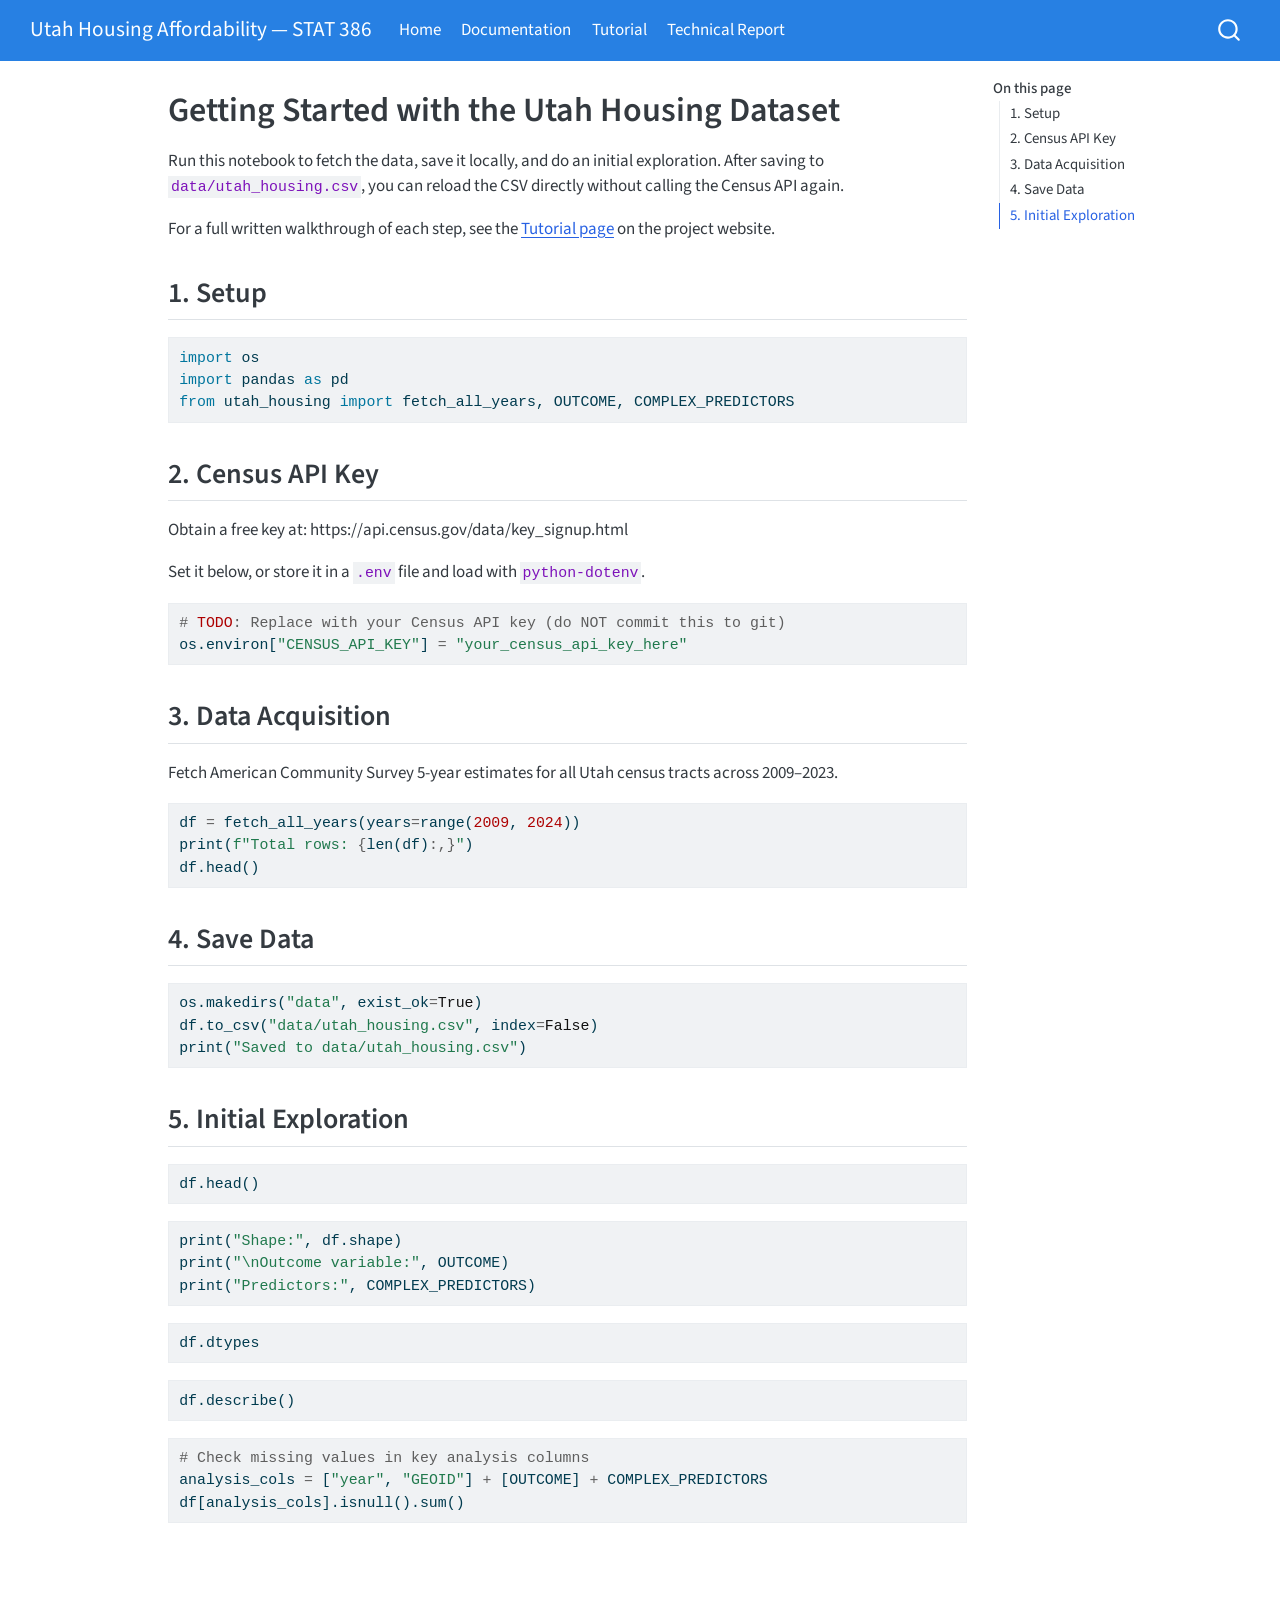
<file: docs/getting_started.html>
<!DOCTYPE html>
<html xmlns="http://www.w3.org/1999/xhtml" lang="en" xml:lang="en"><head>

<meta charset="utf-8">
<meta name="generator" content="quarto-1.8.26">

<meta name="viewport" content="width=device-width, initial-scale=1.0, user-scalable=yes">


<title>Getting Started with the Utah Housing Dataset – Utah Housing Affordability — STAT 386</title>
<style>
code{white-space: pre-wrap;}
span.smallcaps{font-variant: small-caps;}
div.columns{display: flex; gap: min(4vw, 1.5em);}
div.column{flex: auto; overflow-x: auto;}
div.hanging-indent{margin-left: 1.5em; text-indent: -1.5em;}
ul.task-list{list-style: none;}
ul.task-list li input[type="checkbox"] {
  width: 0.8em;
  margin: 0 0.8em 0.2em -1em; /* quarto-specific, see https://github.com/quarto-dev/quarto-cli/issues/4556 */ 
  vertical-align: middle;
}
/* CSS for syntax highlighting */
html { -webkit-text-size-adjust: 100%; }
pre > code.sourceCode { white-space: pre; position: relative; }
pre > code.sourceCode > span { display: inline-block; line-height: 1.25; }
pre > code.sourceCode > span:empty { height: 1.2em; }
.sourceCode { overflow: visible; }
code.sourceCode > span { color: inherit; text-decoration: inherit; }
div.sourceCode { margin: 1em 0; }
pre.sourceCode { margin: 0; }
@media screen {
div.sourceCode { overflow: auto; }
}
@media print {
pre > code.sourceCode { white-space: pre-wrap; }
pre > code.sourceCode > span { text-indent: -5em; padding-left: 5em; }
}
pre.numberSource code
  { counter-reset: source-line 0; }
pre.numberSource code > span
  { position: relative; left: -4em; counter-increment: source-line; }
pre.numberSource code > span > a:first-child::before
  { content: counter(source-line);
    position: relative; left: -1em; text-align: right; vertical-align: baseline;
    border: none; display: inline-block;
    -webkit-touch-callout: none; -webkit-user-select: none;
    -khtml-user-select: none; -moz-user-select: none;
    -ms-user-select: none; user-select: none;
    padding: 0 4px; width: 4em;
  }
pre.numberSource { margin-left: 3em;  padding-left: 4px; }
div.sourceCode
  {   }
@media screen {
pre > code.sourceCode > span > a:first-child::before { text-decoration: underline; }
}
</style>


<script src="site_libs/quarto-nav/quarto-nav.js"></script>
<script src="site_libs/quarto-nav/headroom.min.js"></script>
<script src="site_libs/clipboard/clipboard.min.js"></script>
<script src="site_libs/quarto-search/autocomplete.umd.js"></script>
<script src="site_libs/quarto-search/fuse.min.js"></script>
<script src="site_libs/quarto-search/quarto-search.js"></script>
<meta name="quarto:offset" content="./">
<script src="site_libs/quarto-html/quarto.js" type="module"></script>
<script src="site_libs/quarto-html/tabsets/tabsets.js" type="module"></script>
<script src="site_libs/quarto-html/axe/axe-check.js" type="module"></script>
<script src="site_libs/quarto-html/popper.min.js"></script>
<script src="site_libs/quarto-html/tippy.umd.min.js"></script>
<script src="site_libs/quarto-html/anchor.min.js"></script>
<link href="site_libs/quarto-html/tippy.css" rel="stylesheet">
<link href="site_libs/quarto-html/quarto-syntax-highlighting-587c61ba64f3a5504c4d52d930310e48.css" rel="stylesheet" id="quarto-text-highlighting-styles">
<script src="site_libs/bootstrap/bootstrap.min.js"></script>
<link href="site_libs/bootstrap/bootstrap-icons.css" rel="stylesheet">
<link href="site_libs/bootstrap/bootstrap-029b10fc0dc652dab2ec1ac156c1a037.min.css" rel="stylesheet" append-hash="true" id="quarto-bootstrap" data-mode="light">
<script id="quarto-search-options" type="application/json">{
  "location": "navbar",
  "copy-button": false,
  "collapse-after": 3,
  "panel-placement": "end",
  "type": "overlay",
  "limit": 50,
  "keyboard-shortcut": [
    "f",
    "/",
    "s"
  ],
  "show-item-context": false,
  "language": {
    "search-no-results-text": "No results",
    "search-matching-documents-text": "matching documents",
    "search-copy-link-title": "Copy link to search",
    "search-hide-matches-text": "Hide additional matches",
    "search-more-match-text": "more match in this document",
    "search-more-matches-text": "more matches in this document",
    "search-clear-button-title": "Clear",
    "search-text-placeholder": "",
    "search-detached-cancel-button-title": "Cancel",
    "search-submit-button-title": "Submit",
    "search-label": "Search"
  }
}</script>


<link rel="stylesheet" href="styles.css">
</head>

<body class="nav-fixed quarto-light">

<div id="quarto-search-results"></div>
  <header id="quarto-header" class="headroom fixed-top">
    <nav class="navbar navbar-expand-lg " data-bs-theme="dark">
      <div class="navbar-container container-fluid">
      <div class="navbar-brand-container mx-auto">
    <a class="navbar-brand" href="./index.html">
    <span class="navbar-title">Utah Housing Affordability — STAT 386</span>
    </a>
  </div>
            <div id="quarto-search" class="" title="Search"></div>
          <button class="navbar-toggler" type="button" data-bs-toggle="collapse" data-bs-target="#navbarCollapse" aria-controls="navbarCollapse" role="menu" aria-expanded="false" aria-label="Toggle navigation" onclick="if (window.quartoToggleHeadroom) { window.quartoToggleHeadroom(); }">
  <span class="navbar-toggler-icon"></span>
</button>
          <div class="collapse navbar-collapse" id="navbarCollapse">
            <ul class="navbar-nav navbar-nav-scroll me-auto">
  <li class="nav-item">
    <a class="nav-link" href="./index.html"> 
<span class="menu-text">Home</span></a>
  </li>  
  <li class="nav-item">
    <a class="nav-link" href="./Documentation.html"> 
<span class="menu-text">Documentation</span></a>
  </li>  
  <li class="nav-item">
    <a class="nav-link" href="./Tutorial.html"> 
<span class="menu-text">Tutorial</span></a>
  </li>  
  <li class="nav-item">
    <a class="nav-link" href="./TechnicalReport.html"> 
<span class="menu-text">Technical Report</span></a>
  </li>  
</ul>
          </div> <!-- /navcollapse -->
            <div class="quarto-navbar-tools">
</div>
      </div> <!-- /container-fluid -->
    </nav>
</header>
<!-- content -->
<div id="quarto-content" class="quarto-container page-columns page-rows-contents page-layout-article page-navbar">
<!-- sidebar -->
<!-- margin-sidebar -->
    <div id="quarto-margin-sidebar" class="sidebar margin-sidebar">
        <nav id="TOC" role="doc-toc" class="toc-active">
    <h2 id="toc-title">On this page</h2>
   
  <ul>
  <li><a href="#setup" id="toc-setup" class="nav-link active" data-scroll-target="#setup">1. Setup</a></li>
  <li><a href="#census-api-key" id="toc-census-api-key" class="nav-link" data-scroll-target="#census-api-key">2. Census API Key</a></li>
  <li><a href="#data-acquisition" id="toc-data-acquisition" class="nav-link" data-scroll-target="#data-acquisition">3. Data Acquisition</a></li>
  <li><a href="#save-data" id="toc-save-data" class="nav-link" data-scroll-target="#save-data">4. Save Data</a></li>
  <li><a href="#initial-exploration" id="toc-initial-exploration" class="nav-link" data-scroll-target="#initial-exploration">5. Initial Exploration</a></li>
  </ul>
</nav>
    </div>
<!-- main -->
<main class="content" id="quarto-document-content">

<header id="title-block-header" class="quarto-title-block default">
<div class="quarto-title">
<h1 class="title">Getting Started with the Utah Housing Dataset</h1>
</div>



<div class="quarto-title-meta">

    
  
    
  </div>
  


</header>


<p>Run this notebook to fetch the data, save it locally, and do an initial exploration. After saving to <code>data/utah_housing.csv</code>, you can reload the CSV directly without calling the Census API again.</p>
<p>For a full written walkthrough of each step, see the <a href="https://congerm.github.io/Utah_Housing_Project/Tutorial.html">Tutorial page</a> on the project website.</p>
<section id="setup" class="level2">
<h2 class="anchored" data-anchor-id="setup">1. Setup</h2>
<div id="4364a1b6" class="cell">
<div class="code-copy-outer-scaffold"><div class="sourceCode cell-code" id="cb1"><pre class="sourceCode python code-with-copy"><code class="sourceCode python"><span id="cb1-1"><a href="#cb1-1" aria-hidden="true" tabindex="-1"></a><span class="im">import</span> os</span>
<span id="cb1-2"><a href="#cb1-2" aria-hidden="true" tabindex="-1"></a><span class="im">import</span> pandas <span class="im">as</span> pd</span>
<span id="cb1-3"><a href="#cb1-3" aria-hidden="true" tabindex="-1"></a><span class="im">from</span> utah_housing <span class="im">import</span> fetch_all_years, OUTCOME, COMPLEX_PREDICTORS</span></code></pre></div><button title="Copy to Clipboard" class="code-copy-button"><i class="bi"></i></button></div>
</div>
</section>
<section id="census-api-key" class="level2">
<h2 class="anchored" data-anchor-id="census-api-key">2. Census API Key</h2>
<p>Obtain a free key at: https://api.census.gov/data/key_signup.html</p>
<p>Set it below, or store it in a <code>.env</code> file and load with <code>python-dotenv</code>.</p>
<div id="e83aefde" class="cell">
<div class="code-copy-outer-scaffold"><div class="sourceCode cell-code" id="cb2"><pre class="sourceCode python code-with-copy"><code class="sourceCode python"><span id="cb2-1"><a href="#cb2-1" aria-hidden="true" tabindex="-1"></a><span class="co"># </span><span class="al">TODO</span><span class="co">: Replace with your Census API key (do NOT commit this to git)</span></span>
<span id="cb2-2"><a href="#cb2-2" aria-hidden="true" tabindex="-1"></a>os.environ[<span class="st">"CENSUS_API_KEY"</span>] <span class="op">=</span> <span class="st">"your_census_api_key_here"</span></span></code></pre></div><button title="Copy to Clipboard" class="code-copy-button"><i class="bi"></i></button></div>
</div>
</section>
<section id="data-acquisition" class="level2">
<h2 class="anchored" data-anchor-id="data-acquisition">3. Data Acquisition</h2>
<p>Fetch American Community Survey 5-year estimates for all Utah census tracts across 2009–2023.</p>
<div id="7360a268" class="cell">
<div class="code-copy-outer-scaffold"><div class="sourceCode cell-code" id="cb3"><pre class="sourceCode python code-with-copy"><code class="sourceCode python"><span id="cb3-1"><a href="#cb3-1" aria-hidden="true" tabindex="-1"></a>df <span class="op">=</span> fetch_all_years(years<span class="op">=</span><span class="bu">range</span>(<span class="dv">2009</span>, <span class="dv">2024</span>))</span>
<span id="cb3-2"><a href="#cb3-2" aria-hidden="true" tabindex="-1"></a><span class="bu">print</span>(<span class="ss">f"Total rows: </span><span class="sc">{</span><span class="bu">len</span>(df)<span class="sc">:,}</span><span class="ss">"</span>)</span>
<span id="cb3-3"><a href="#cb3-3" aria-hidden="true" tabindex="-1"></a>df.head()</span></code></pre></div><button title="Copy to Clipboard" class="code-copy-button"><i class="bi"></i></button></div>
</div>
</section>
<section id="save-data" class="level2">
<h2 class="anchored" data-anchor-id="save-data">4. Save Data</h2>
<div id="a8bc63f9" class="cell">
<div class="code-copy-outer-scaffold"><div class="sourceCode cell-code" id="cb4"><pre class="sourceCode python code-with-copy"><code class="sourceCode python"><span id="cb4-1"><a href="#cb4-1" aria-hidden="true" tabindex="-1"></a>os.makedirs(<span class="st">"data"</span>, exist_ok<span class="op">=</span><span class="va">True</span>)</span>
<span id="cb4-2"><a href="#cb4-2" aria-hidden="true" tabindex="-1"></a>df.to_csv(<span class="st">"data/utah_housing.csv"</span>, index<span class="op">=</span><span class="va">False</span>)</span>
<span id="cb4-3"><a href="#cb4-3" aria-hidden="true" tabindex="-1"></a><span class="bu">print</span>(<span class="st">"Saved to data/utah_housing.csv"</span>)</span></code></pre></div><button title="Copy to Clipboard" class="code-copy-button"><i class="bi"></i></button></div>
</div>
</section>
<section id="initial-exploration" class="level2">
<h2 class="anchored" data-anchor-id="initial-exploration">5. Initial Exploration</h2>
<div id="d49a6c4e" class="cell">
<div class="code-copy-outer-scaffold"><div class="sourceCode cell-code" id="cb5"><pre class="sourceCode python code-with-copy"><code class="sourceCode python"><span id="cb5-1"><a href="#cb5-1" aria-hidden="true" tabindex="-1"></a>df.head()</span></code></pre></div><button title="Copy to Clipboard" class="code-copy-button"><i class="bi"></i></button></div>
</div>
<div id="e5e6c693" class="cell">
<div class="code-copy-outer-scaffold"><div class="sourceCode cell-code" id="cb6"><pre class="sourceCode python code-with-copy"><code class="sourceCode python"><span id="cb6-1"><a href="#cb6-1" aria-hidden="true" tabindex="-1"></a><span class="bu">print</span>(<span class="st">"Shape:"</span>, df.shape)</span>
<span id="cb6-2"><a href="#cb6-2" aria-hidden="true" tabindex="-1"></a><span class="bu">print</span>(<span class="st">"</span><span class="ch">\n</span><span class="st">Outcome variable:"</span>, OUTCOME)</span>
<span id="cb6-3"><a href="#cb6-3" aria-hidden="true" tabindex="-1"></a><span class="bu">print</span>(<span class="st">"Predictors:"</span>, COMPLEX_PREDICTORS)</span></code></pre></div><button title="Copy to Clipboard" class="code-copy-button"><i class="bi"></i></button></div>
</div>
<div id="fdbc3a09" class="cell">
<div class="code-copy-outer-scaffold"><div class="sourceCode cell-code" id="cb7"><pre class="sourceCode python code-with-copy"><code class="sourceCode python"><span id="cb7-1"><a href="#cb7-1" aria-hidden="true" tabindex="-1"></a>df.dtypes</span></code></pre></div><button title="Copy to Clipboard" class="code-copy-button"><i class="bi"></i></button></div>
</div>
<div id="6f7a12a1" class="cell">
<div class="code-copy-outer-scaffold"><div class="sourceCode cell-code" id="cb8"><pre class="sourceCode python code-with-copy"><code class="sourceCode python"><span id="cb8-1"><a href="#cb8-1" aria-hidden="true" tabindex="-1"></a>df.describe()</span></code></pre></div><button title="Copy to Clipboard" class="code-copy-button"><i class="bi"></i></button></div>
</div>
<div id="8c37987a" class="cell">
<div class="code-copy-outer-scaffold"><div class="sourceCode cell-code" id="cb9"><pre class="sourceCode python code-with-copy"><code class="sourceCode python"><span id="cb9-1"><a href="#cb9-1" aria-hidden="true" tabindex="-1"></a><span class="co"># Check missing values in key analysis columns</span></span>
<span id="cb9-2"><a href="#cb9-2" aria-hidden="true" tabindex="-1"></a>analysis_cols <span class="op">=</span> [<span class="st">"year"</span>, <span class="st">"GEOID"</span>] <span class="op">+</span> [OUTCOME] <span class="op">+</span> COMPLEX_PREDICTORS</span>
<span id="cb9-3"><a href="#cb9-3" aria-hidden="true" tabindex="-1"></a>df[analysis_cols].isnull().<span class="bu">sum</span>()</span></code></pre></div><button title="Copy to Clipboard" class="code-copy-button"><i class="bi"></i></button></div>
</div>


</section>

</main> <!-- /main -->
<script id="quarto-html-after-body" type="application/javascript">
  window.document.addEventListener("DOMContentLoaded", function (event) {
    const icon = "";
    const anchorJS = new window.AnchorJS();
    anchorJS.options = {
      placement: 'right',
      icon: icon
    };
    anchorJS.add('.anchored');
    const isCodeAnnotation = (el) => {
      for (const clz of el.classList) {
        if (clz.startsWith('code-annotation-')) {                     
          return true;
        }
      }
      return false;
    }
    const onCopySuccess = function(e) {
      // button target
      const button = e.trigger;
      // don't keep focus
      button.blur();
      // flash "checked"
      button.classList.add('code-copy-button-checked');
      var currentTitle = button.getAttribute("title");
      button.setAttribute("title", "Copied!");
      let tooltip;
      if (window.bootstrap) {
        button.setAttribute("data-bs-toggle", "tooltip");
        button.setAttribute("data-bs-placement", "left");
        button.setAttribute("data-bs-title", "Copied!");
        tooltip = new bootstrap.Tooltip(button, 
          { trigger: "manual", 
            customClass: "code-copy-button-tooltip",
            offset: [0, -8]});
        tooltip.show();    
      }
      setTimeout(function() {
        if (tooltip) {
          tooltip.hide();
          button.removeAttribute("data-bs-title");
          button.removeAttribute("data-bs-toggle");
          button.removeAttribute("data-bs-placement");
        }
        button.setAttribute("title", currentTitle);
        button.classList.remove('code-copy-button-checked');
      }, 1000);
      // clear code selection
      e.clearSelection();
    }
    const getTextToCopy = function(trigger) {
      const outerScaffold = trigger.parentElement.cloneNode(true);
      const codeEl = outerScaffold.querySelector('code');
      for (const childEl of codeEl.children) {
        if (isCodeAnnotation(childEl)) {
          childEl.remove();
        }
      }
      return codeEl.innerText;
    }
    const clipboard = new window.ClipboardJS('.code-copy-button:not([data-in-quarto-modal])', {
      text: getTextToCopy
    });
    clipboard.on('success', onCopySuccess);
    if (window.document.getElementById('quarto-embedded-source-code-modal')) {
      const clipboardModal = new window.ClipboardJS('.code-copy-button[data-in-quarto-modal]', {
        text: getTextToCopy,
        container: window.document.getElementById('quarto-embedded-source-code-modal')
      });
      clipboardModal.on('success', onCopySuccess);
    }
    const viewSource = window.document.getElementById('quarto-view-source') ||
                       window.document.getElementById('quarto-code-tools-source');
    if (viewSource) {
      const sourceUrl = viewSource.getAttribute("data-quarto-source-url");
      viewSource.addEventListener("click", function(e) {
        if (sourceUrl) {
          // rstudio viewer pane
          if (/\bcapabilities=\b/.test(window.location)) {
            window.open(sourceUrl);
          } else {
            window.location.href = sourceUrl;
          }
        } else {
          const modal = new bootstrap.Modal(document.getElementById('quarto-embedded-source-code-modal'));
          modal.show();
        }
        return false;
      });
    }
    function toggleCodeHandler(show) {
      return function(e) {
        const detailsSrc = window.document.querySelectorAll(".cell > details > .sourceCode");
        for (let i=0; i<detailsSrc.length; i++) {
          const details = detailsSrc[i].parentElement;
          if (show) {
            details.open = true;
          } else {
            details.removeAttribute("open");
          }
        }
        const cellCodeDivs = window.document.querySelectorAll(".cell > .sourceCode");
        const fromCls = show ? "hidden" : "unhidden";
        const toCls = show ? "unhidden" : "hidden";
        for (let i=0; i<cellCodeDivs.length; i++) {
          const codeDiv = cellCodeDivs[i];
          if (codeDiv.classList.contains(fromCls)) {
            codeDiv.classList.remove(fromCls);
            codeDiv.classList.add(toCls);
          } 
        }
        return false;
      }
    }
    const hideAllCode = window.document.getElementById("quarto-hide-all-code");
    if (hideAllCode) {
      hideAllCode.addEventListener("click", toggleCodeHandler(false));
    }
    const showAllCode = window.document.getElementById("quarto-show-all-code");
    if (showAllCode) {
      showAllCode.addEventListener("click", toggleCodeHandler(true));
    }
      var localhostRegex = new RegExp(/^(?:http|https):\/\/localhost\:?[0-9]*\//);
      var mailtoRegex = new RegExp(/^mailto:/);
        var filterRegex = new RegExp('/' + window.location.host + '/');
      var isInternal = (href) => {
          return filterRegex.test(href) || localhostRegex.test(href) || mailtoRegex.test(href);
      }
      // Inspect non-navigation links and adorn them if external
     var links = window.document.querySelectorAll('a[href]:not(.nav-link):not(.navbar-brand):not(.toc-action):not(.sidebar-link):not(.sidebar-item-toggle):not(.pagination-link):not(.no-external):not([aria-hidden]):not(.dropdown-item):not(.quarto-navigation-tool):not(.about-link)');
      for (var i=0; i<links.length; i++) {
        const link = links[i];
        if (!isInternal(link.href)) {
          // undo the damage that might have been done by quarto-nav.js in the case of
          // links that we want to consider external
          if (link.dataset.originalHref !== undefined) {
            link.href = link.dataset.originalHref;
          }
        }
      }
    function tippyHover(el, contentFn, onTriggerFn, onUntriggerFn) {
      const config = {
        allowHTML: true,
        maxWidth: 500,
        delay: 100,
        arrow: false,
        appendTo: function(el) {
            return el.parentElement;
        },
        interactive: true,
        interactiveBorder: 10,
        theme: 'quarto',
        placement: 'bottom-start',
      };
      if (contentFn) {
        config.content = contentFn;
      }
      if (onTriggerFn) {
        config.onTrigger = onTriggerFn;
      }
      if (onUntriggerFn) {
        config.onUntrigger = onUntriggerFn;
      }
      window.tippy(el, config); 
    }
    const noterefs = window.document.querySelectorAll('a[role="doc-noteref"]');
    for (var i=0; i<noterefs.length; i++) {
      const ref = noterefs[i];
      tippyHover(ref, function() {
        // use id or data attribute instead here
        let href = ref.getAttribute('data-footnote-href') || ref.getAttribute('href');
        try { href = new URL(href).hash; } catch {}
        const id = href.replace(/^#\/?/, "");
        const note = window.document.getElementById(id);
        if (note) {
          return note.innerHTML;
        } else {
          return "";
        }
      });
    }
    const xrefs = window.document.querySelectorAll('a.quarto-xref');
    const processXRef = (id, note) => {
      // Strip column container classes
      const stripColumnClz = (el) => {
        el.classList.remove("page-full", "page-columns");
        if (el.children) {
          for (const child of el.children) {
            stripColumnClz(child);
          }
        }
      }
      stripColumnClz(note)
      if (id === null || id.startsWith('sec-')) {
        // Special case sections, only their first couple elements
        const container = document.createElement("div");
        if (note.children && note.children.length > 2) {
          container.appendChild(note.children[0].cloneNode(true));
          for (let i = 1; i < note.children.length; i++) {
            const child = note.children[i];
            if (child.tagName === "P" && child.innerText === "") {
              continue;
            } else {
              container.appendChild(child.cloneNode(true));
              break;
            }
          }
          if (window.Quarto?.typesetMath) {
            window.Quarto.typesetMath(container);
          }
          return container.innerHTML
        } else {
          if (window.Quarto?.typesetMath) {
            window.Quarto.typesetMath(note);
          }
          return note.innerHTML;
        }
      } else {
        // Remove any anchor links if they are present
        const anchorLink = note.querySelector('a.anchorjs-link');
        if (anchorLink) {
          anchorLink.remove();
        }
        if (window.Quarto?.typesetMath) {
          window.Quarto.typesetMath(note);
        }
        if (note.classList.contains("callout")) {
          return note.outerHTML;
        } else {
          return note.innerHTML;
        }
      }
    }
    for (var i=0; i<xrefs.length; i++) {
      const xref = xrefs[i];
      tippyHover(xref, undefined, function(instance) {
        instance.disable();
        let url = xref.getAttribute('href');
        let hash = undefined; 
        if (url.startsWith('#')) {
          hash = url;
        } else {
          try { hash = new URL(url).hash; } catch {}
        }
        if (hash) {
          const id = hash.replace(/^#\/?/, "");
          const note = window.document.getElementById(id);
          if (note !== null) {
            try {
              const html = processXRef(id, note.cloneNode(true));
              instance.setContent(html);
            } finally {
              instance.enable();
              instance.show();
            }
          } else {
            // See if we can fetch this
            fetch(url.split('#')[0])
            .then(res => res.text())
            .then(html => {
              const parser = new DOMParser();
              const htmlDoc = parser.parseFromString(html, "text/html");
              const note = htmlDoc.getElementById(id);
              if (note !== null) {
                const html = processXRef(id, note);
                instance.setContent(html);
              } 
            }).finally(() => {
              instance.enable();
              instance.show();
            });
          }
        } else {
          // See if we can fetch a full url (with no hash to target)
          // This is a special case and we should probably do some content thinning / targeting
          fetch(url)
          .then(res => res.text())
          .then(html => {
            const parser = new DOMParser();
            const htmlDoc = parser.parseFromString(html, "text/html");
            const note = htmlDoc.querySelector('main.content');
            if (note !== null) {
              // This should only happen for chapter cross references
              // (since there is no id in the URL)
              // remove the first header
              if (note.children.length > 0 && note.children[0].tagName === "HEADER") {
                note.children[0].remove();
              }
              const html = processXRef(null, note);
              instance.setContent(html);
            } 
          }).finally(() => {
            instance.enable();
            instance.show();
          });
        }
      }, function(instance) {
      });
    }
        let selectedAnnoteEl;
        const selectorForAnnotation = ( cell, annotation) => {
          let cellAttr = 'data-code-cell="' + cell + '"';
          let lineAttr = 'data-code-annotation="' +  annotation + '"';
          const selector = 'span[' + cellAttr + '][' + lineAttr + ']';
          return selector;
        }
        const selectCodeLines = (annoteEl) => {
          const doc = window.document;
          const targetCell = annoteEl.getAttribute("data-target-cell");
          const targetAnnotation = annoteEl.getAttribute("data-target-annotation");
          const annoteSpan = window.document.querySelector(selectorForAnnotation(targetCell, targetAnnotation));
          const lines = annoteSpan.getAttribute("data-code-lines").split(",");
          const lineIds = lines.map((line) => {
            return targetCell + "-" + line;
          })
          let top = null;
          let height = null;
          let parent = null;
          if (lineIds.length > 0) {
              //compute the position of the single el (top and bottom and make a div)
              const el = window.document.getElementById(lineIds[0]);
              top = el.offsetTop;
              height = el.offsetHeight;
              parent = el.parentElement.parentElement;
            if (lineIds.length > 1) {
              const lastEl = window.document.getElementById(lineIds[lineIds.length - 1]);
              const bottom = lastEl.offsetTop + lastEl.offsetHeight;
              height = bottom - top;
            }
            if (top !== null && height !== null && parent !== null) {
              // cook up a div (if necessary) and position it 
              let div = window.document.getElementById("code-annotation-line-highlight");
              if (div === null) {
                div = window.document.createElement("div");
                div.setAttribute("id", "code-annotation-line-highlight");
                div.style.position = 'absolute';
                parent.appendChild(div);
              }
              div.style.top = top - 2 + "px";
              div.style.height = height + 4 + "px";
              div.style.left = 0;
              let gutterDiv = window.document.getElementById("code-annotation-line-highlight-gutter");
              if (gutterDiv === null) {
                gutterDiv = window.document.createElement("div");
                gutterDiv.setAttribute("id", "code-annotation-line-highlight-gutter");
                gutterDiv.style.position = 'absolute';
                const codeCell = window.document.getElementById(targetCell);
                const gutter = codeCell.querySelector('.code-annotation-gutter');
                gutter.appendChild(gutterDiv);
              }
              gutterDiv.style.top = top - 2 + "px";
              gutterDiv.style.height = height + 4 + "px";
            }
            selectedAnnoteEl = annoteEl;
          }
        };
        const unselectCodeLines = () => {
          const elementsIds = ["code-annotation-line-highlight", "code-annotation-line-highlight-gutter"];
          elementsIds.forEach((elId) => {
            const div = window.document.getElementById(elId);
            if (div) {
              div.remove();
            }
          });
          selectedAnnoteEl = undefined;
        };
          // Handle positioning of the toggle
      window.addEventListener(
        "resize",
        throttle(() => {
          elRect = undefined;
          if (selectedAnnoteEl) {
            selectCodeLines(selectedAnnoteEl);
          }
        }, 10)
      );
      function throttle(fn, ms) {
      let throttle = false;
      let timer;
        return (...args) => {
          if(!throttle) { // first call gets through
              fn.apply(this, args);
              throttle = true;
          } else { // all the others get throttled
              if(timer) clearTimeout(timer); // cancel #2
              timer = setTimeout(() => {
                fn.apply(this, args);
                timer = throttle = false;
              }, ms);
          }
        };
      }
        // Attach click handler to the DT
        const annoteDls = window.document.querySelectorAll('dt[data-target-cell]');
        for (const annoteDlNode of annoteDls) {
          annoteDlNode.addEventListener('click', (event) => {
            const clickedEl = event.target;
            if (clickedEl !== selectedAnnoteEl) {
              unselectCodeLines();
              const activeEl = window.document.querySelector('dt[data-target-cell].code-annotation-active');
              if (activeEl) {
                activeEl.classList.remove('code-annotation-active');
              }
              selectCodeLines(clickedEl);
              clickedEl.classList.add('code-annotation-active');
            } else {
              // Unselect the line
              unselectCodeLines();
              clickedEl.classList.remove('code-annotation-active');
            }
          });
        }
    const findCites = (el) => {
      const parentEl = el.parentElement;
      if (parentEl) {
        const cites = parentEl.dataset.cites;
        if (cites) {
          return {
            el,
            cites: cites.split(' ')
          };
        } else {
          return findCites(el.parentElement)
        }
      } else {
        return undefined;
      }
    };
    var bibliorefs = window.document.querySelectorAll('a[role="doc-biblioref"]');
    for (var i=0; i<bibliorefs.length; i++) {
      const ref = bibliorefs[i];
      const citeInfo = findCites(ref);
      if (citeInfo) {
        tippyHover(citeInfo.el, function() {
          var popup = window.document.createElement('div');
          citeInfo.cites.forEach(function(cite) {
            var citeDiv = window.document.createElement('div');
            citeDiv.classList.add('hanging-indent');
            citeDiv.classList.add('csl-entry');
            var biblioDiv = window.document.getElementById('ref-' + cite);
            if (biblioDiv) {
              citeDiv.innerHTML = biblioDiv.innerHTML;
            }
            popup.appendChild(citeDiv);
          });
          return popup.innerHTML;
        });
      }
    }
  });
  </script>
</div> <!-- /content -->




</body></html>
</file>
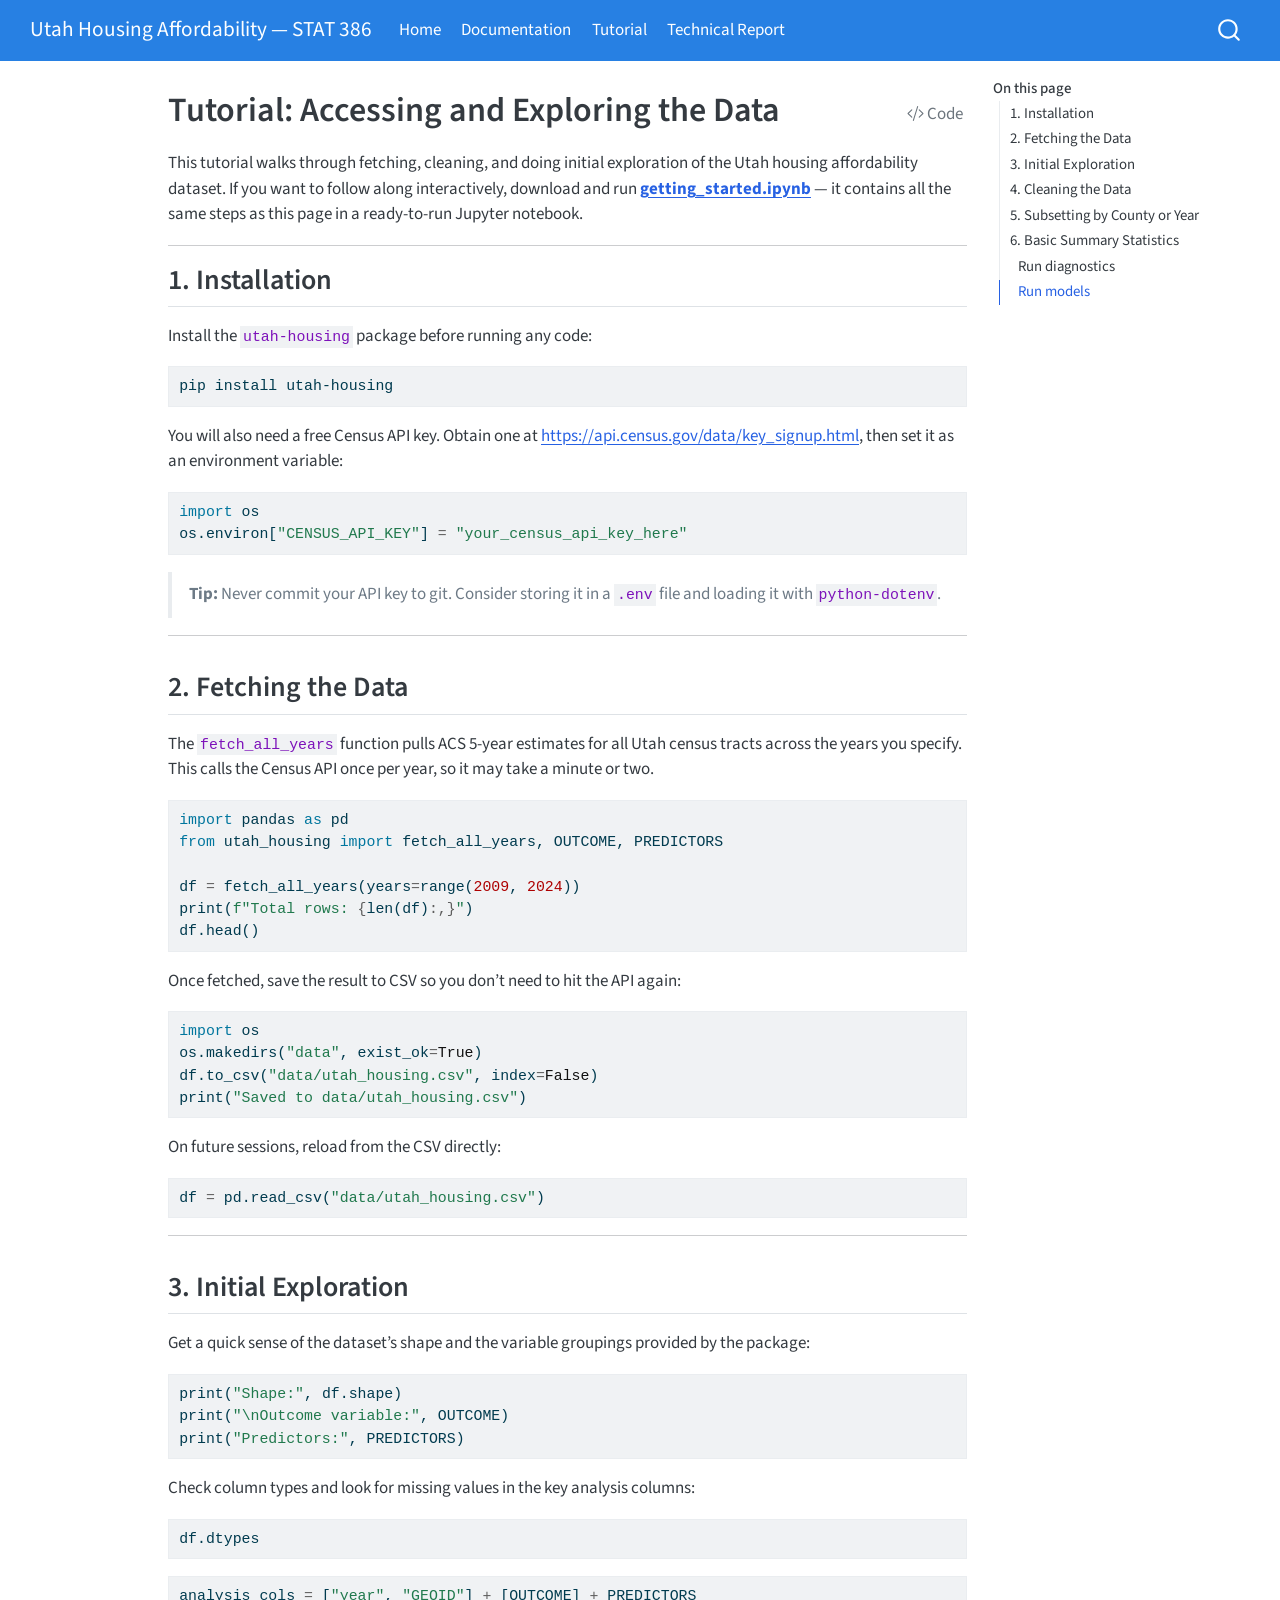
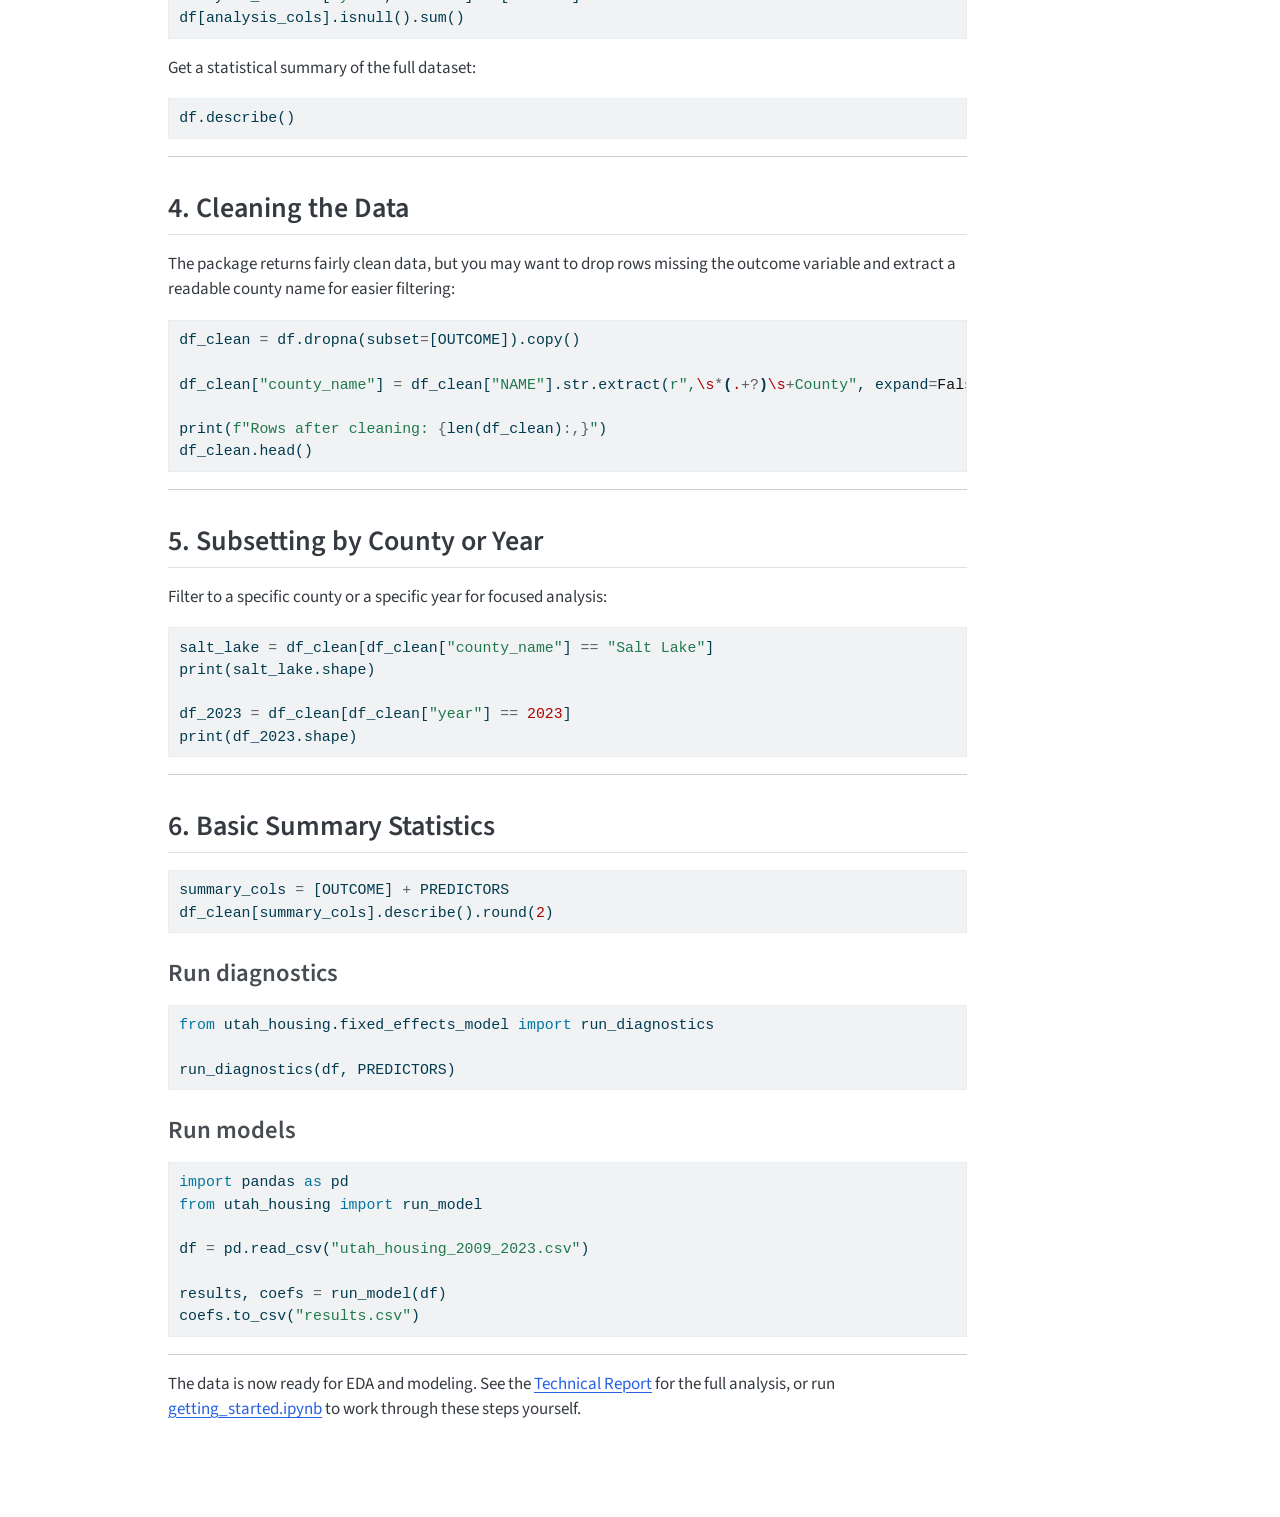
<file: docs/Tutorial.html>
<!DOCTYPE html>
<html xmlns="http://www.w3.org/1999/xhtml" lang="en" xml:lang="en"><head>

<meta charset="utf-8">
<meta name="generator" content="quarto-1.8.26">

<meta name="viewport" content="width=device-width, initial-scale=1.0, user-scalable=yes">


<title>Tutorial: Accessing and Exploring the Data – Utah Housing Affordability — STAT 386</title>
<style>
code{white-space: pre-wrap;}
span.smallcaps{font-variant: small-caps;}
div.columns{display: flex; gap: min(4vw, 1.5em);}
div.column{flex: auto; overflow-x: auto;}
div.hanging-indent{margin-left: 1.5em; text-indent: -1.5em;}
ul.task-list{list-style: none;}
ul.task-list li input[type="checkbox"] {
  width: 0.8em;
  margin: 0 0.8em 0.2em -1em; /* quarto-specific, see https://github.com/quarto-dev/quarto-cli/issues/4556 */ 
  vertical-align: middle;
}
/* CSS for syntax highlighting */
html { -webkit-text-size-adjust: 100%; }
pre > code.sourceCode { white-space: pre; position: relative; }
pre > code.sourceCode > span { display: inline-block; line-height: 1.25; }
pre > code.sourceCode > span:empty { height: 1.2em; }
.sourceCode { overflow: visible; }
code.sourceCode > span { color: inherit; text-decoration: inherit; }
div.sourceCode { margin: 1em 0; }
pre.sourceCode { margin: 0; }
@media screen {
div.sourceCode { overflow: auto; }
}
@media print {
pre > code.sourceCode { white-space: pre-wrap; }
pre > code.sourceCode > span { text-indent: -5em; padding-left: 5em; }
}
pre.numberSource code
  { counter-reset: source-line 0; }
pre.numberSource code > span
  { position: relative; left: -4em; counter-increment: source-line; }
pre.numberSource code > span > a:first-child::before
  { content: counter(source-line);
    position: relative; left: -1em; text-align: right; vertical-align: baseline;
    border: none; display: inline-block;
    -webkit-touch-callout: none; -webkit-user-select: none;
    -khtml-user-select: none; -moz-user-select: none;
    -ms-user-select: none; user-select: none;
    padding: 0 4px; width: 4em;
  }
pre.numberSource { margin-left: 3em;  padding-left: 4px; }
div.sourceCode
  {   }
@media screen {
pre > code.sourceCode > span > a:first-child::before { text-decoration: underline; }
}
</style>


<script src="site_libs/quarto-nav/quarto-nav.js"></script>
<script src="site_libs/quarto-nav/headroom.min.js"></script>
<script src="site_libs/clipboard/clipboard.min.js"></script>
<script src="site_libs/quarto-search/autocomplete.umd.js"></script>
<script src="site_libs/quarto-search/fuse.min.js"></script>
<script src="site_libs/quarto-search/quarto-search.js"></script>
<meta name="quarto:offset" content="./">
<script src="site_libs/quarto-html/quarto.js" type="module"></script>
<script src="site_libs/quarto-html/tabsets/tabsets.js" type="module"></script>
<script src="site_libs/quarto-html/axe/axe-check.js" type="module"></script>
<script src="site_libs/quarto-html/popper.min.js"></script>
<script src="site_libs/quarto-html/tippy.umd.min.js"></script>
<script src="site_libs/quarto-html/anchor.min.js"></script>
<link href="site_libs/quarto-html/tippy.css" rel="stylesheet">
<link href="site_libs/quarto-html/quarto-syntax-highlighting-587c61ba64f3a5504c4d52d930310e48.css" rel="stylesheet" id="quarto-text-highlighting-styles">
<script src="site_libs/bootstrap/bootstrap.min.js"></script>
<link href="site_libs/bootstrap/bootstrap-icons.css" rel="stylesheet">
<link href="site_libs/bootstrap/bootstrap-029b10fc0dc652dab2ec1ac156c1a037.min.css" rel="stylesheet" append-hash="true" id="quarto-bootstrap" data-mode="light">
<script id="quarto-search-options" type="application/json">{
  "location": "navbar",
  "copy-button": false,
  "collapse-after": 3,
  "panel-placement": "end",
  "type": "overlay",
  "limit": 50,
  "keyboard-shortcut": [
    "f",
    "/",
    "s"
  ],
  "show-item-context": false,
  "language": {
    "search-no-results-text": "No results",
    "search-matching-documents-text": "matching documents",
    "search-copy-link-title": "Copy link to search",
    "search-hide-matches-text": "Hide additional matches",
    "search-more-match-text": "more match in this document",
    "search-more-matches-text": "more matches in this document",
    "search-clear-button-title": "Clear",
    "search-text-placeholder": "",
    "search-detached-cancel-button-title": "Cancel",
    "search-submit-button-title": "Submit",
    "search-label": "Search"
  }
}</script>


<link rel="stylesheet" href="styles.css">
</head>

<body class="nav-fixed quarto-light">

<div id="quarto-search-results"></div>
  <header id="quarto-header" class="headroom fixed-top">
    <nav class="navbar navbar-expand-lg " data-bs-theme="dark">
      <div class="navbar-container container-fluid">
      <div class="navbar-brand-container mx-auto">
    <a class="navbar-brand" href="./index.html">
    <span class="navbar-title">Utah Housing Affordability — STAT 386</span>
    </a>
  </div>
            <div id="quarto-search" class="" title="Search"></div>
          <button class="navbar-toggler" type="button" data-bs-toggle="collapse" data-bs-target="#navbarCollapse" aria-controls="navbarCollapse" role="menu" aria-expanded="false" aria-label="Toggle navigation" onclick="if (window.quartoToggleHeadroom) { window.quartoToggleHeadroom(); }">
  <span class="navbar-toggler-icon"></span>
</button>
          <div class="collapse navbar-collapse" id="navbarCollapse">
            <ul class="navbar-nav navbar-nav-scroll me-auto">
  <li class="nav-item">
    <a class="nav-link" href="./index.html"> 
<span class="menu-text">Home</span></a>
  </li>  
  <li class="nav-item">
    <a class="nav-link" href="./Documentation.html"> 
<span class="menu-text">Documentation</span></a>
  </li>  
  <li class="nav-item">
    <a class="nav-link active" href="./Tutorial.html" aria-current="page"> 
<span class="menu-text">Tutorial</span></a>
  </li>  
  <li class="nav-item">
    <a class="nav-link" href="./TechnicalReport.html"> 
<span class="menu-text">Technical Report</span></a>
  </li>  
</ul>
          </div> <!-- /navcollapse -->
            <div class="quarto-navbar-tools">
</div>
      </div> <!-- /container-fluid -->
    </nav>
</header>
<!-- content -->
<div id="quarto-content" class="quarto-container page-columns page-rows-contents page-layout-article page-navbar">
<!-- sidebar -->
<!-- margin-sidebar -->
    <div id="quarto-margin-sidebar" class="sidebar margin-sidebar">
        <nav id="TOC" role="doc-toc" class="toc-active">
    <h2 id="toc-title">On this page</h2>
   
  <ul>
  <li><a href="#installation" id="toc-installation" class="nav-link active" data-scroll-target="#installation">1. Installation</a></li>
  <li><a href="#fetching-the-data" id="toc-fetching-the-data" class="nav-link" data-scroll-target="#fetching-the-data">2. Fetching the Data</a></li>
  <li><a href="#initial-exploration" id="toc-initial-exploration" class="nav-link" data-scroll-target="#initial-exploration">3. Initial Exploration</a></li>
  <li><a href="#cleaning-the-data" id="toc-cleaning-the-data" class="nav-link" data-scroll-target="#cleaning-the-data">4. Cleaning the Data</a></li>
  <li><a href="#subsetting-by-county-or-year" id="toc-subsetting-by-county-or-year" class="nav-link" data-scroll-target="#subsetting-by-county-or-year">5. Subsetting by County or Year</a></li>
  <li><a href="#basic-summary-statistics" id="toc-basic-summary-statistics" class="nav-link" data-scroll-target="#basic-summary-statistics">6. Basic Summary Statistics</a>
  <ul class="collapse">
  <li><a href="#run-diagnostics" id="toc-run-diagnostics" class="nav-link" data-scroll-target="#run-diagnostics">Run diagnostics</a></li>
  <li><a href="#run-models" id="toc-run-models" class="nav-link" data-scroll-target="#run-models">Run models</a></li>
  </ul></li>
  </ul>
</nav>
    </div>
<!-- main -->
<main class="content" id="quarto-document-content">

<header id="title-block-header" class="quarto-title-block default">
<div class="quarto-title">
<div class="quarto-title-block"><div><h1 class="title">Tutorial: Accessing and Exploring the Data</h1><button type="button" class="btn code-tools-button" id="quarto-code-tools-source"><i class="bi"></i> Code</button></div></div>
</div>



<div class="quarto-title-meta">

    
  
    
  </div>
  


</header>


<p>This tutorial walks through fetching, cleaning, and doing initial exploration of the Utah housing affordability dataset. If you want to follow along interactively, download and run <a href="./getting_started.html"><strong>getting_started.ipynb</strong></a> — it contains all the same steps as this page in a ready-to-run Jupyter notebook.</p>
<hr>
<section id="installation" class="level2">
<h2 class="anchored" data-anchor-id="installation">1. Installation</h2>
<p>Install the <code>utah-housing</code> package before running any code:</p>
<div class="code-copy-outer-scaffold"><div class="sourceCode" id="cb1"><pre class="sourceCode bash code-with-copy"><code class="sourceCode bash"><span id="cb1-1"><a href="#cb1-1" aria-hidden="true" tabindex="-1"></a><span class="ex">pip</span> install utah-housing</span></code></pre></div><button title="Copy to Clipboard" class="code-copy-button"><i class="bi"></i></button></div>
<p>You will also need a free Census API key. Obtain one at <a href="https://api.census.gov/data/key_signup.html" class="uri">https://api.census.gov/data/key_signup.html</a>, then set it as an environment variable:</p>
<div class="code-copy-outer-scaffold"><div class="sourceCode" id="cb2"><pre class="sourceCode python code-with-copy"><code class="sourceCode python"><span id="cb2-1"><a href="#cb2-1" aria-hidden="true" tabindex="-1"></a><span class="im">import</span> os</span>
<span id="cb2-2"><a href="#cb2-2" aria-hidden="true" tabindex="-1"></a>os.environ[<span class="st">"CENSUS_API_KEY"</span>] <span class="op">=</span> <span class="st">"your_census_api_key_here"</span></span></code></pre></div><button title="Copy to Clipboard" class="code-copy-button"><i class="bi"></i></button></div>
<blockquote class="blockquote">
<p><strong>Tip:</strong> Never commit your API key to git. Consider storing it in a <code>.env</code> file and loading it with <code>python-dotenv</code>.</p>
</blockquote>
<hr>
</section>
<section id="fetching-the-data" class="level2">
<h2 class="anchored" data-anchor-id="fetching-the-data">2. Fetching the Data</h2>
<p>The <code>fetch_all_years</code> function pulls ACS 5-year estimates for all Utah census tracts across the years you specify. This calls the Census API once per year, so it may take a minute or two.</p>
<div class="code-copy-outer-scaffold"><div class="sourceCode" id="cb3"><pre class="sourceCode python code-with-copy"><code class="sourceCode python"><span id="cb3-1"><a href="#cb3-1" aria-hidden="true" tabindex="-1"></a><span class="im">import</span> pandas <span class="im">as</span> pd</span>
<span id="cb3-2"><a href="#cb3-2" aria-hidden="true" tabindex="-1"></a><span class="im">from</span> utah_housing <span class="im">import</span> fetch_all_years, OUTCOME, PREDICTORS</span>
<span id="cb3-3"><a href="#cb3-3" aria-hidden="true" tabindex="-1"></a></span>
<span id="cb3-4"><a href="#cb3-4" aria-hidden="true" tabindex="-1"></a>df <span class="op">=</span> fetch_all_years(years<span class="op">=</span><span class="bu">range</span>(<span class="dv">2009</span>, <span class="dv">2024</span>))</span>
<span id="cb3-5"><a href="#cb3-5" aria-hidden="true" tabindex="-1"></a><span class="bu">print</span>(<span class="ss">f"Total rows: </span><span class="sc">{</span><span class="bu">len</span>(df)<span class="sc">:,}</span><span class="ss">"</span>)</span>
<span id="cb3-6"><a href="#cb3-6" aria-hidden="true" tabindex="-1"></a>df.head()</span></code></pre></div><button title="Copy to Clipboard" class="code-copy-button"><i class="bi"></i></button></div>
<p>Once fetched, save the result to CSV so you don’t need to hit the API again:</p>
<div class="code-copy-outer-scaffold"><div class="sourceCode" id="cb4"><pre class="sourceCode python code-with-copy"><code class="sourceCode python"><span id="cb4-1"><a href="#cb4-1" aria-hidden="true" tabindex="-1"></a><span class="im">import</span> os</span>
<span id="cb4-2"><a href="#cb4-2" aria-hidden="true" tabindex="-1"></a>os.makedirs(<span class="st">"data"</span>, exist_ok<span class="op">=</span><span class="va">True</span>)</span>
<span id="cb4-3"><a href="#cb4-3" aria-hidden="true" tabindex="-1"></a>df.to_csv(<span class="st">"data/utah_housing.csv"</span>, index<span class="op">=</span><span class="va">False</span>)</span>
<span id="cb4-4"><a href="#cb4-4" aria-hidden="true" tabindex="-1"></a><span class="bu">print</span>(<span class="st">"Saved to data/utah_housing.csv"</span>)</span></code></pre></div><button title="Copy to Clipboard" class="code-copy-button"><i class="bi"></i></button></div>
<p>On future sessions, reload from the CSV directly:</p>
<div class="code-copy-outer-scaffold"><div class="sourceCode" id="cb5"><pre class="sourceCode python code-with-copy"><code class="sourceCode python"><span id="cb5-1"><a href="#cb5-1" aria-hidden="true" tabindex="-1"></a>df <span class="op">=</span> pd.read_csv(<span class="st">"data/utah_housing.csv"</span>)</span></code></pre></div><button title="Copy to Clipboard" class="code-copy-button"><i class="bi"></i></button></div>
<hr>
</section>
<section id="initial-exploration" class="level2">
<h2 class="anchored" data-anchor-id="initial-exploration">3. Initial Exploration</h2>
<p>Get a quick sense of the dataset’s shape and the variable groupings provided by the package:</p>
<div class="code-copy-outer-scaffold"><div class="sourceCode" id="cb6"><pre class="sourceCode python code-with-copy"><code class="sourceCode python"><span id="cb6-1"><a href="#cb6-1" aria-hidden="true" tabindex="-1"></a><span class="bu">print</span>(<span class="st">"Shape:"</span>, df.shape)</span>
<span id="cb6-2"><a href="#cb6-2" aria-hidden="true" tabindex="-1"></a><span class="bu">print</span>(<span class="st">"</span><span class="ch">\n</span><span class="st">Outcome variable:"</span>, OUTCOME)</span>
<span id="cb6-3"><a href="#cb6-3" aria-hidden="true" tabindex="-1"></a><span class="bu">print</span>(<span class="st">"Predictors:"</span>, PREDICTORS)</span></code></pre></div><button title="Copy to Clipboard" class="code-copy-button"><i class="bi"></i></button></div>
<p>Check column types and look for missing values in the key analysis columns:</p>
<div class="code-copy-outer-scaffold"><div class="sourceCode" id="cb7"><pre class="sourceCode python code-with-copy"><code class="sourceCode python"><span id="cb7-1"><a href="#cb7-1" aria-hidden="true" tabindex="-1"></a>df.dtypes</span></code></pre></div><button title="Copy to Clipboard" class="code-copy-button"><i class="bi"></i></button></div>
<div class="code-copy-outer-scaffold"><div class="sourceCode" id="cb8"><pre class="sourceCode python code-with-copy"><code class="sourceCode python"><span id="cb8-1"><a href="#cb8-1" aria-hidden="true" tabindex="-1"></a>analysis_cols <span class="op">=</span> [<span class="st">"year"</span>, <span class="st">"GEOID"</span>] <span class="op">+</span> [OUTCOME] <span class="op">+</span> PREDICTORS</span>
<span id="cb8-2"><a href="#cb8-2" aria-hidden="true" tabindex="-1"></a>df[analysis_cols].isnull().<span class="bu">sum</span>()</span></code></pre></div><button title="Copy to Clipboard" class="code-copy-button"><i class="bi"></i></button></div>
<p>Get a statistical summary of the full dataset:</p>
<div class="code-copy-outer-scaffold"><div class="sourceCode" id="cb9"><pre class="sourceCode python code-with-copy"><code class="sourceCode python"><span id="cb9-1"><a href="#cb9-1" aria-hidden="true" tabindex="-1"></a>df.describe()</span></code></pre></div><button title="Copy to Clipboard" class="code-copy-button"><i class="bi"></i></button></div>
<hr>
</section>
<section id="cleaning-the-data" class="level2">
<h2 class="anchored" data-anchor-id="cleaning-the-data">4. Cleaning the Data</h2>
<p>The package returns fairly clean data, but you may want to drop rows missing the outcome variable and extract a readable county name for easier filtering:</p>
<div class="code-copy-outer-scaffold"><div class="sourceCode" id="cb10"><pre class="sourceCode python code-with-copy"><code class="sourceCode python"><span id="cb10-1"><a href="#cb10-1" aria-hidden="true" tabindex="-1"></a>df_clean <span class="op">=</span> df.dropna(subset<span class="op">=</span>[OUTCOME]).copy()</span>
<span id="cb10-2"><a href="#cb10-2" aria-hidden="true" tabindex="-1"></a></span>
<span id="cb10-3"><a href="#cb10-3" aria-hidden="true" tabindex="-1"></a>df_clean[<span class="st">"county_name"</span>] <span class="op">=</span> df_clean[<span class="st">"NAME"</span>].<span class="bu">str</span>.extract(<span class="vs">r",</span><span class="dv">\s</span><span class="op">*</span><span class="kw">(</span><span class="dv">.</span><span class="op">+?</span><span class="kw">)</span><span class="dv">\s</span><span class="op">+</span><span class="vs">County"</span>, expand<span class="op">=</span><span class="va">False</span>)</span>
<span id="cb10-4"><a href="#cb10-4" aria-hidden="true" tabindex="-1"></a></span>
<span id="cb10-5"><a href="#cb10-5" aria-hidden="true" tabindex="-1"></a><span class="bu">print</span>(<span class="ss">f"Rows after cleaning: </span><span class="sc">{</span><span class="bu">len</span>(df_clean)<span class="sc">:,}</span><span class="ss">"</span>)</span>
<span id="cb10-6"><a href="#cb10-6" aria-hidden="true" tabindex="-1"></a>df_clean.head()</span></code></pre></div><button title="Copy to Clipboard" class="code-copy-button"><i class="bi"></i></button></div>
<hr>
</section>
<section id="subsetting-by-county-or-year" class="level2">
<h2 class="anchored" data-anchor-id="subsetting-by-county-or-year">5. Subsetting by County or Year</h2>
<p>Filter to a specific county or a specific year for focused analysis:</p>
<div class="code-copy-outer-scaffold"><div class="sourceCode" id="cb11"><pre class="sourceCode python code-with-copy"><code class="sourceCode python"><span id="cb11-1"><a href="#cb11-1" aria-hidden="true" tabindex="-1"></a>salt_lake <span class="op">=</span> df_clean[df_clean[<span class="st">"county_name"</span>] <span class="op">==</span> <span class="st">"Salt Lake"</span>]</span>
<span id="cb11-2"><a href="#cb11-2" aria-hidden="true" tabindex="-1"></a><span class="bu">print</span>(salt_lake.shape)</span>
<span id="cb11-3"><a href="#cb11-3" aria-hidden="true" tabindex="-1"></a></span>
<span id="cb11-4"><a href="#cb11-4" aria-hidden="true" tabindex="-1"></a>df_2023 <span class="op">=</span> df_clean[df_clean[<span class="st">"year"</span>] <span class="op">==</span> <span class="dv">2023</span>]</span>
<span id="cb11-5"><a href="#cb11-5" aria-hidden="true" tabindex="-1"></a><span class="bu">print</span>(df_2023.shape)</span></code></pre></div><button title="Copy to Clipboard" class="code-copy-button"><i class="bi"></i></button></div>
<hr>
</section>
<section id="basic-summary-statistics" class="level2">
<h2 class="anchored" data-anchor-id="basic-summary-statistics">6. Basic Summary Statistics</h2>
<div class="code-copy-outer-scaffold"><div class="sourceCode" id="cb12"><pre class="sourceCode python code-with-copy"><code class="sourceCode python"><span id="cb12-1"><a href="#cb12-1" aria-hidden="true" tabindex="-1"></a>summary_cols <span class="op">=</span> [OUTCOME] <span class="op">+</span> PREDICTORS</span>
<span id="cb12-2"><a href="#cb12-2" aria-hidden="true" tabindex="-1"></a>df_clean[summary_cols].describe().<span class="bu">round</span>(<span class="dv">2</span>)</span></code></pre></div><button title="Copy to Clipboard" class="code-copy-button"><i class="bi"></i></button></div>
<section id="run-diagnostics" class="level3">
<h3 class="anchored" data-anchor-id="run-diagnostics">Run diagnostics</h3>
<div class="code-copy-outer-scaffold"><div class="sourceCode" id="cb13"><pre class="sourceCode python code-with-copy"><code class="sourceCode python"><span id="cb13-1"><a href="#cb13-1" aria-hidden="true" tabindex="-1"></a><span class="im">from</span> utah_housing.fixed_effects_model <span class="im">import</span> run_diagnostics</span>
<span id="cb13-2"><a href="#cb13-2" aria-hidden="true" tabindex="-1"></a></span>
<span id="cb13-3"><a href="#cb13-3" aria-hidden="true" tabindex="-1"></a>run_diagnostics(df, PREDICTORS)</span></code></pre></div><button title="Copy to Clipboard" class="code-copy-button"><i class="bi"></i></button></div>
</section>
<section id="run-models" class="level3">
<h3 class="anchored" data-anchor-id="run-models">Run models</h3>
<div class="code-copy-outer-scaffold"><div class="sourceCode" id="cb14"><pre class="sourceCode python code-with-copy"><code class="sourceCode python"><span id="cb14-1"><a href="#cb14-1" aria-hidden="true" tabindex="-1"></a><span class="im">import</span> pandas <span class="im">as</span> pd</span>
<span id="cb14-2"><a href="#cb14-2" aria-hidden="true" tabindex="-1"></a><span class="im">from</span> utah_housing <span class="im">import</span> run_model</span>
<span id="cb14-3"><a href="#cb14-3" aria-hidden="true" tabindex="-1"></a></span>
<span id="cb14-4"><a href="#cb14-4" aria-hidden="true" tabindex="-1"></a>df <span class="op">=</span> pd.read_csv(<span class="st">"utah_housing_2009_2023.csv"</span>)</span>
<span id="cb14-5"><a href="#cb14-5" aria-hidden="true" tabindex="-1"></a></span>
<span id="cb14-6"><a href="#cb14-6" aria-hidden="true" tabindex="-1"></a>results, coefs <span class="op">=</span> run_model(df)</span>
<span id="cb14-7"><a href="#cb14-7" aria-hidden="true" tabindex="-1"></a>coefs.to_csv(<span class="st">"results.csv"</span>)</span></code></pre></div><button title="Copy to Clipboard" class="code-copy-button"><i class="bi"></i></button></div>
<hr>
<p>The data is now ready for EDA and modeling. See the <a href="./TechnicalReport.html">Technical Report</a> for the full analysis, or run <a href="./getting_started.html">getting_started.ipynb</a> to work through these steps yourself.</p>


<!-- -->

</section>
</section>

</main> <!-- /main -->
<script id="quarto-html-after-body" type="application/javascript">
  window.document.addEventListener("DOMContentLoaded", function (event) {
    const icon = "";
    const anchorJS = new window.AnchorJS();
    anchorJS.options = {
      placement: 'right',
      icon: icon
    };
    anchorJS.add('.anchored');
    const isCodeAnnotation = (el) => {
      for (const clz of el.classList) {
        if (clz.startsWith('code-annotation-')) {                     
          return true;
        }
      }
      return false;
    }
    const onCopySuccess = function(e) {
      // button target
      const button = e.trigger;
      // don't keep focus
      button.blur();
      // flash "checked"
      button.classList.add('code-copy-button-checked');
      var currentTitle = button.getAttribute("title");
      button.setAttribute("title", "Copied!");
      let tooltip;
      if (window.bootstrap) {
        button.setAttribute("data-bs-toggle", "tooltip");
        button.setAttribute("data-bs-placement", "left");
        button.setAttribute("data-bs-title", "Copied!");
        tooltip = new bootstrap.Tooltip(button, 
          { trigger: "manual", 
            customClass: "code-copy-button-tooltip",
            offset: [0, -8]});
        tooltip.show();    
      }
      setTimeout(function() {
        if (tooltip) {
          tooltip.hide();
          button.removeAttribute("data-bs-title");
          button.removeAttribute("data-bs-toggle");
          button.removeAttribute("data-bs-placement");
        }
        button.setAttribute("title", currentTitle);
        button.classList.remove('code-copy-button-checked');
      }, 1000);
      // clear code selection
      e.clearSelection();
    }
    const getTextToCopy = function(trigger) {
      const outerScaffold = trigger.parentElement.cloneNode(true);
      const codeEl = outerScaffold.querySelector('code');
      for (const childEl of codeEl.children) {
        if (isCodeAnnotation(childEl)) {
          childEl.remove();
        }
      }
      return codeEl.innerText;
    }
    const clipboard = new window.ClipboardJS('.code-copy-button:not([data-in-quarto-modal])', {
      text: getTextToCopy
    });
    clipboard.on('success', onCopySuccess);
    if (window.document.getElementById('quarto-embedded-source-code-modal')) {
      const clipboardModal = new window.ClipboardJS('.code-copy-button[data-in-quarto-modal]', {
        text: getTextToCopy,
        container: window.document.getElementById('quarto-embedded-source-code-modal')
      });
      clipboardModal.on('success', onCopySuccess);
    }
    const viewSource = window.document.getElementById('quarto-view-source') ||
                       window.document.getElementById('quarto-code-tools-source');
    if (viewSource) {
      const sourceUrl = viewSource.getAttribute("data-quarto-source-url");
      viewSource.addEventListener("click", function(e) {
        if (sourceUrl) {
          // rstudio viewer pane
          if (/\bcapabilities=\b/.test(window.location)) {
            window.open(sourceUrl);
          } else {
            window.location.href = sourceUrl;
          }
        } else {
          const modal = new bootstrap.Modal(document.getElementById('quarto-embedded-source-code-modal'));
          modal.show();
        }
        return false;
      });
    }
    function toggleCodeHandler(show) {
      return function(e) {
        const detailsSrc = window.document.querySelectorAll(".cell > details > .sourceCode");
        for (let i=0; i<detailsSrc.length; i++) {
          const details = detailsSrc[i].parentElement;
          if (show) {
            details.open = true;
          } else {
            details.removeAttribute("open");
          }
        }
        const cellCodeDivs = window.document.querySelectorAll(".cell > .sourceCode");
        const fromCls = show ? "hidden" : "unhidden";
        const toCls = show ? "unhidden" : "hidden";
        for (let i=0; i<cellCodeDivs.length; i++) {
          const codeDiv = cellCodeDivs[i];
          if (codeDiv.classList.contains(fromCls)) {
            codeDiv.classList.remove(fromCls);
            codeDiv.classList.add(toCls);
          } 
        }
        return false;
      }
    }
    const hideAllCode = window.document.getElementById("quarto-hide-all-code");
    if (hideAllCode) {
      hideAllCode.addEventListener("click", toggleCodeHandler(false));
    }
    const showAllCode = window.document.getElementById("quarto-show-all-code");
    if (showAllCode) {
      showAllCode.addEventListener("click", toggleCodeHandler(true));
    }
      var localhostRegex = new RegExp(/^(?:http|https):\/\/localhost\:?[0-9]*\//);
      var mailtoRegex = new RegExp(/^mailto:/);
        var filterRegex = new RegExp('/' + window.location.host + '/');
      var isInternal = (href) => {
          return filterRegex.test(href) || localhostRegex.test(href) || mailtoRegex.test(href);
      }
      // Inspect non-navigation links and adorn them if external
     var links = window.document.querySelectorAll('a[href]:not(.nav-link):not(.navbar-brand):not(.toc-action):not(.sidebar-link):not(.sidebar-item-toggle):not(.pagination-link):not(.no-external):not([aria-hidden]):not(.dropdown-item):not(.quarto-navigation-tool):not(.about-link)');
      for (var i=0; i<links.length; i++) {
        const link = links[i];
        if (!isInternal(link.href)) {
          // undo the damage that might have been done by quarto-nav.js in the case of
          // links that we want to consider external
          if (link.dataset.originalHref !== undefined) {
            link.href = link.dataset.originalHref;
          }
        }
      }
    function tippyHover(el, contentFn, onTriggerFn, onUntriggerFn) {
      const config = {
        allowHTML: true,
        maxWidth: 500,
        delay: 100,
        arrow: false,
        appendTo: function(el) {
            return el.parentElement;
        },
        interactive: true,
        interactiveBorder: 10,
        theme: 'quarto',
        placement: 'bottom-start',
      };
      if (contentFn) {
        config.content = contentFn;
      }
      if (onTriggerFn) {
        config.onTrigger = onTriggerFn;
      }
      if (onUntriggerFn) {
        config.onUntrigger = onUntriggerFn;
      }
      window.tippy(el, config); 
    }
    const noterefs = window.document.querySelectorAll('a[role="doc-noteref"]');
    for (var i=0; i<noterefs.length; i++) {
      const ref = noterefs[i];
      tippyHover(ref, function() {
        // use id or data attribute instead here
        let href = ref.getAttribute('data-footnote-href') || ref.getAttribute('href');
        try { href = new URL(href).hash; } catch {}
        const id = href.replace(/^#\/?/, "");
        const note = window.document.getElementById(id);
        if (note) {
          return note.innerHTML;
        } else {
          return "";
        }
      });
    }
    const xrefs = window.document.querySelectorAll('a.quarto-xref');
    const processXRef = (id, note) => {
      // Strip column container classes
      const stripColumnClz = (el) => {
        el.classList.remove("page-full", "page-columns");
        if (el.children) {
          for (const child of el.children) {
            stripColumnClz(child);
          }
        }
      }
      stripColumnClz(note)
      if (id === null || id.startsWith('sec-')) {
        // Special case sections, only their first couple elements
        const container = document.createElement("div");
        if (note.children && note.children.length > 2) {
          container.appendChild(note.children[0].cloneNode(true));
          for (let i = 1; i < note.children.length; i++) {
            const child = note.children[i];
            if (child.tagName === "P" && child.innerText === "") {
              continue;
            } else {
              container.appendChild(child.cloneNode(true));
              break;
            }
          }
          if (window.Quarto?.typesetMath) {
            window.Quarto.typesetMath(container);
          }
          return container.innerHTML
        } else {
          if (window.Quarto?.typesetMath) {
            window.Quarto.typesetMath(note);
          }
          return note.innerHTML;
        }
      } else {
        // Remove any anchor links if they are present
        const anchorLink = note.querySelector('a.anchorjs-link');
        if (anchorLink) {
          anchorLink.remove();
        }
        if (window.Quarto?.typesetMath) {
          window.Quarto.typesetMath(note);
        }
        if (note.classList.contains("callout")) {
          return note.outerHTML;
        } else {
          return note.innerHTML;
        }
      }
    }
    for (var i=0; i<xrefs.length; i++) {
      const xref = xrefs[i];
      tippyHover(xref, undefined, function(instance) {
        instance.disable();
        let url = xref.getAttribute('href');
        let hash = undefined; 
        if (url.startsWith('#')) {
          hash = url;
        } else {
          try { hash = new URL(url).hash; } catch {}
        }
        if (hash) {
          const id = hash.replace(/^#\/?/, "");
          const note = window.document.getElementById(id);
          if (note !== null) {
            try {
              const html = processXRef(id, note.cloneNode(true));
              instance.setContent(html);
            } finally {
              instance.enable();
              instance.show();
            }
          } else {
            // See if we can fetch this
            fetch(url.split('#')[0])
            .then(res => res.text())
            .then(html => {
              const parser = new DOMParser();
              const htmlDoc = parser.parseFromString(html, "text/html");
              const note = htmlDoc.getElementById(id);
              if (note !== null) {
                const html = processXRef(id, note);
                instance.setContent(html);
              } 
            }).finally(() => {
              instance.enable();
              instance.show();
            });
          }
        } else {
          // See if we can fetch a full url (with no hash to target)
          // This is a special case and we should probably do some content thinning / targeting
          fetch(url)
          .then(res => res.text())
          .then(html => {
            const parser = new DOMParser();
            const htmlDoc = parser.parseFromString(html, "text/html");
            const note = htmlDoc.querySelector('main.content');
            if (note !== null) {
              // This should only happen for chapter cross references
              // (since there is no id in the URL)
              // remove the first header
              if (note.children.length > 0 && note.children[0].tagName === "HEADER") {
                note.children[0].remove();
              }
              const html = processXRef(null, note);
              instance.setContent(html);
            } 
          }).finally(() => {
            instance.enable();
            instance.show();
          });
        }
      }, function(instance) {
      });
    }
        let selectedAnnoteEl;
        const selectorForAnnotation = ( cell, annotation) => {
          let cellAttr = 'data-code-cell="' + cell + '"';
          let lineAttr = 'data-code-annotation="' +  annotation + '"';
          const selector = 'span[' + cellAttr + '][' + lineAttr + ']';
          return selector;
        }
        const selectCodeLines = (annoteEl) => {
          const doc = window.document;
          const targetCell = annoteEl.getAttribute("data-target-cell");
          const targetAnnotation = annoteEl.getAttribute("data-target-annotation");
          const annoteSpan = window.document.querySelector(selectorForAnnotation(targetCell, targetAnnotation));
          const lines = annoteSpan.getAttribute("data-code-lines").split(",");
          const lineIds = lines.map((line) => {
            return targetCell + "-" + line;
          })
          let top = null;
          let height = null;
          let parent = null;
          if (lineIds.length > 0) {
              //compute the position of the single el (top and bottom and make a div)
              const el = window.document.getElementById(lineIds[0]);
              top = el.offsetTop;
              height = el.offsetHeight;
              parent = el.parentElement.parentElement;
            if (lineIds.length > 1) {
              const lastEl = window.document.getElementById(lineIds[lineIds.length - 1]);
              const bottom = lastEl.offsetTop + lastEl.offsetHeight;
              height = bottom - top;
            }
            if (top !== null && height !== null && parent !== null) {
              // cook up a div (if necessary) and position it 
              let div = window.document.getElementById("code-annotation-line-highlight");
              if (div === null) {
                div = window.document.createElement("div");
                div.setAttribute("id", "code-annotation-line-highlight");
                div.style.position = 'absolute';
                parent.appendChild(div);
              }
              div.style.top = top - 2 + "px";
              div.style.height = height + 4 + "px";
              div.style.left = 0;
              let gutterDiv = window.document.getElementById("code-annotation-line-highlight-gutter");
              if (gutterDiv === null) {
                gutterDiv = window.document.createElement("div");
                gutterDiv.setAttribute("id", "code-annotation-line-highlight-gutter");
                gutterDiv.style.position = 'absolute';
                const codeCell = window.document.getElementById(targetCell);
                const gutter = codeCell.querySelector('.code-annotation-gutter');
                gutter.appendChild(gutterDiv);
              }
              gutterDiv.style.top = top - 2 + "px";
              gutterDiv.style.height = height + 4 + "px";
            }
            selectedAnnoteEl = annoteEl;
          }
        };
        const unselectCodeLines = () => {
          const elementsIds = ["code-annotation-line-highlight", "code-annotation-line-highlight-gutter"];
          elementsIds.forEach((elId) => {
            const div = window.document.getElementById(elId);
            if (div) {
              div.remove();
            }
          });
          selectedAnnoteEl = undefined;
        };
          // Handle positioning of the toggle
      window.addEventListener(
        "resize",
        throttle(() => {
          elRect = undefined;
          if (selectedAnnoteEl) {
            selectCodeLines(selectedAnnoteEl);
          }
        }, 10)
      );
      function throttle(fn, ms) {
      let throttle = false;
      let timer;
        return (...args) => {
          if(!throttle) { // first call gets through
              fn.apply(this, args);
              throttle = true;
          } else { // all the others get throttled
              if(timer) clearTimeout(timer); // cancel #2
              timer = setTimeout(() => {
                fn.apply(this, args);
                timer = throttle = false;
              }, ms);
          }
        };
      }
        // Attach click handler to the DT
        const annoteDls = window.document.querySelectorAll('dt[data-target-cell]');
        for (const annoteDlNode of annoteDls) {
          annoteDlNode.addEventListener('click', (event) => {
            const clickedEl = event.target;
            if (clickedEl !== selectedAnnoteEl) {
              unselectCodeLines();
              const activeEl = window.document.querySelector('dt[data-target-cell].code-annotation-active');
              if (activeEl) {
                activeEl.classList.remove('code-annotation-active');
              }
              selectCodeLines(clickedEl);
              clickedEl.classList.add('code-annotation-active');
            } else {
              // Unselect the line
              unselectCodeLines();
              clickedEl.classList.remove('code-annotation-active');
            }
          });
        }
    const findCites = (el) => {
      const parentEl = el.parentElement;
      if (parentEl) {
        const cites = parentEl.dataset.cites;
        if (cites) {
          return {
            el,
            cites: cites.split(' ')
          };
        } else {
          return findCites(el.parentElement)
        }
      } else {
        return undefined;
      }
    };
    var bibliorefs = window.document.querySelectorAll('a[role="doc-biblioref"]');
    for (var i=0; i<bibliorefs.length; i++) {
      const ref = bibliorefs[i];
      const citeInfo = findCites(ref);
      if (citeInfo) {
        tippyHover(citeInfo.el, function() {
          var popup = window.document.createElement('div');
          citeInfo.cites.forEach(function(cite) {
            var citeDiv = window.document.createElement('div');
            citeDiv.classList.add('hanging-indent');
            citeDiv.classList.add('csl-entry');
            var biblioDiv = window.document.getElementById('ref-' + cite);
            if (biblioDiv) {
              citeDiv.innerHTML = biblioDiv.innerHTML;
            }
            popup.appendChild(citeDiv);
          });
          return popup.innerHTML;
        });
      }
    }
  });
  </script><div class="modal fade" id="quarto-embedded-source-code-modal" tabindex="-1" aria-labelledby="quarto-embedded-source-code-modal-label" aria-hidden="true"><div class="modal-dialog modal-dialog-scrollable"><div class="modal-content"><div class="modal-header"><h5 class="modal-title" id="quarto-embedded-source-code-modal-label">Source Code</h5><button class="btn-close" data-bs-dismiss="modal"></button></div><div class="modal-body"><div class="">
<div class="code-copy-outer-scaffold"><div class="sourceCode" id="cb15" data-shortcodes="false"><pre class="sourceCode markdown code-with-copy"><code class="sourceCode markdown"><span id="cb15-1"><a href="#cb15-1" aria-hidden="true" tabindex="-1"></a><span class="co">---</span></span>
<span id="cb15-2"><a href="#cb15-2" aria-hidden="true" tabindex="-1"></a><span class="an">title:</span><span class="co"> "Tutorial: Accessing and Exploring the Data"</span></span>
<span id="cb15-3"><a href="#cb15-3" aria-hidden="true" tabindex="-1"></a><span class="co">---</span></span>
<span id="cb15-4"><a href="#cb15-4" aria-hidden="true" tabindex="-1"></a></span>
<span id="cb15-5"><a href="#cb15-5" aria-hidden="true" tabindex="-1"></a>This tutorial walks through fetching, cleaning, and doing initial exploration of the Utah housing affordability dataset. If you want to follow along interactively, download and run <span class="co">[</span><span class="ot">**getting_started.ipynb**</span><span class="co">](getting_started.ipynb)</span> — it contains all the same steps as this page in a ready-to-run Jupyter notebook.</span>
<span id="cb15-6"><a href="#cb15-6" aria-hidden="true" tabindex="-1"></a></span>
<span id="cb15-7"><a href="#cb15-7" aria-hidden="true" tabindex="-1"></a>---</span>
<span id="cb15-8"><a href="#cb15-8" aria-hidden="true" tabindex="-1"></a></span>
<span id="cb15-9"><a href="#cb15-9" aria-hidden="true" tabindex="-1"></a><span class="fu">## 1. Installation</span></span>
<span id="cb15-10"><a href="#cb15-10" aria-hidden="true" tabindex="-1"></a></span>
<span id="cb15-11"><a href="#cb15-11" aria-hidden="true" tabindex="-1"></a>Install the <span class="in">`utah-housing`</span> package before running any code:</span>
<span id="cb15-12"><a href="#cb15-12" aria-hidden="true" tabindex="-1"></a></span>
<span id="cb15-13"><a href="#cb15-13" aria-hidden="true" tabindex="-1"></a><span class="in">```bash</span></span>
<span id="cb15-14"><a href="#cb15-14" aria-hidden="true" tabindex="-1"></a><span class="ex">pip</span> install utah-housing</span>
<span id="cb15-15"><a href="#cb15-15" aria-hidden="true" tabindex="-1"></a><span class="in">```</span></span>
<span id="cb15-16"><a href="#cb15-16" aria-hidden="true" tabindex="-1"></a></span>
<span id="cb15-17"><a href="#cb15-17" aria-hidden="true" tabindex="-1"></a>You will also need a free Census API key. Obtain one at <span class="ot">&lt;https://api.census.gov/data/key_signup.html&gt;</span>, then set it as an environment variable:</span>
<span id="cb15-18"><a href="#cb15-18" aria-hidden="true" tabindex="-1"></a></span>
<span id="cb15-19"><a href="#cb15-19" aria-hidden="true" tabindex="-1"></a><span class="in">```python</span></span>
<span id="cb15-20"><a href="#cb15-20" aria-hidden="true" tabindex="-1"></a><span class="im">import</span> os</span>
<span id="cb15-21"><a href="#cb15-21" aria-hidden="true" tabindex="-1"></a>os.environ[<span class="st">"CENSUS_API_KEY"</span>] <span class="op">=</span> <span class="st">"your_census_api_key_here"</span></span>
<span id="cb15-22"><a href="#cb15-22" aria-hidden="true" tabindex="-1"></a><span class="in">```</span></span>
<span id="cb15-23"><a href="#cb15-23" aria-hidden="true" tabindex="-1"></a></span>
<span id="cb15-24"><a href="#cb15-24" aria-hidden="true" tabindex="-1"></a><span class="at">&gt; **Tip:** Never commit your API key to git. Consider storing it in a </span><span class="in">`.env`</span><span class="at"> file and loading it with </span><span class="in">`python-dotenv`</span><span class="at">.</span></span>
<span id="cb15-25"><a href="#cb15-25" aria-hidden="true" tabindex="-1"></a></span>
<span id="cb15-26"><a href="#cb15-26" aria-hidden="true" tabindex="-1"></a>---</span>
<span id="cb15-27"><a href="#cb15-27" aria-hidden="true" tabindex="-1"></a></span>
<span id="cb15-28"><a href="#cb15-28" aria-hidden="true" tabindex="-1"></a><span class="fu">## 2. Fetching the Data</span></span>
<span id="cb15-29"><a href="#cb15-29" aria-hidden="true" tabindex="-1"></a></span>
<span id="cb15-30"><a href="#cb15-30" aria-hidden="true" tabindex="-1"></a>The <span class="in">`fetch_all_years`</span> function pulls ACS 5-year estimates for all Utah census tracts across the years you specify. This calls the Census API once per year, so it may take a minute or two.</span>
<span id="cb15-31"><a href="#cb15-31" aria-hidden="true" tabindex="-1"></a></span>
<span id="cb15-32"><a href="#cb15-32" aria-hidden="true" tabindex="-1"></a><span class="in">```python</span></span>
<span id="cb15-33"><a href="#cb15-33" aria-hidden="true" tabindex="-1"></a><span class="im">import</span> pandas <span class="im">as</span> pd</span>
<span id="cb15-34"><a href="#cb15-34" aria-hidden="true" tabindex="-1"></a><span class="im">from</span> utah_housing <span class="im">import</span> fetch_all_years, OUTCOME, PREDICTORS</span>
<span id="cb15-35"><a href="#cb15-35" aria-hidden="true" tabindex="-1"></a></span>
<span id="cb15-36"><a href="#cb15-36" aria-hidden="true" tabindex="-1"></a>df <span class="op">=</span> fetch_all_years(years<span class="op">=</span><span class="bu">range</span>(<span class="dv">2009</span>, <span class="dv">2024</span>))</span>
<span id="cb15-37"><a href="#cb15-37" aria-hidden="true" tabindex="-1"></a><span class="bu">print</span>(<span class="ss">f"Total rows: </span><span class="sc">{</span><span class="bu">len</span>(df)<span class="sc">:,}</span><span class="ss">"</span>)</span>
<span id="cb15-38"><a href="#cb15-38" aria-hidden="true" tabindex="-1"></a>df.head()</span>
<span id="cb15-39"><a href="#cb15-39" aria-hidden="true" tabindex="-1"></a><span class="in">```</span></span>
<span id="cb15-40"><a href="#cb15-40" aria-hidden="true" tabindex="-1"></a></span>
<span id="cb15-41"><a href="#cb15-41" aria-hidden="true" tabindex="-1"></a>Once fetched, save the result to CSV so you don't need to hit the API again:</span>
<span id="cb15-42"><a href="#cb15-42" aria-hidden="true" tabindex="-1"></a></span>
<span id="cb15-43"><a href="#cb15-43" aria-hidden="true" tabindex="-1"></a><span class="in">```python</span></span>
<span id="cb15-44"><a href="#cb15-44" aria-hidden="true" tabindex="-1"></a><span class="im">import</span> os</span>
<span id="cb15-45"><a href="#cb15-45" aria-hidden="true" tabindex="-1"></a>os.makedirs(<span class="st">"data"</span>, exist_ok<span class="op">=</span><span class="va">True</span>)</span>
<span id="cb15-46"><a href="#cb15-46" aria-hidden="true" tabindex="-1"></a>df.to_csv(<span class="st">"data/utah_housing.csv"</span>, index<span class="op">=</span><span class="va">False</span>)</span>
<span id="cb15-47"><a href="#cb15-47" aria-hidden="true" tabindex="-1"></a><span class="bu">print</span>(<span class="st">"Saved to data/utah_housing.csv"</span>)</span>
<span id="cb15-48"><a href="#cb15-48" aria-hidden="true" tabindex="-1"></a><span class="in">```</span></span>
<span id="cb15-49"><a href="#cb15-49" aria-hidden="true" tabindex="-1"></a></span>
<span id="cb15-50"><a href="#cb15-50" aria-hidden="true" tabindex="-1"></a>On future sessions, reload from the CSV directly:</span>
<span id="cb15-51"><a href="#cb15-51" aria-hidden="true" tabindex="-1"></a></span>
<span id="cb15-52"><a href="#cb15-52" aria-hidden="true" tabindex="-1"></a><span class="in">```python</span></span>
<span id="cb15-53"><a href="#cb15-53" aria-hidden="true" tabindex="-1"></a>df <span class="op">=</span> pd.read_csv(<span class="st">"data/utah_housing.csv"</span>)</span>
<span id="cb15-54"><a href="#cb15-54" aria-hidden="true" tabindex="-1"></a><span class="in">```</span></span>
<span id="cb15-55"><a href="#cb15-55" aria-hidden="true" tabindex="-1"></a></span>
<span id="cb15-56"><a href="#cb15-56" aria-hidden="true" tabindex="-1"></a>---</span>
<span id="cb15-57"><a href="#cb15-57" aria-hidden="true" tabindex="-1"></a></span>
<span id="cb15-58"><a href="#cb15-58" aria-hidden="true" tabindex="-1"></a><span class="fu">## 3. Initial Exploration</span></span>
<span id="cb15-59"><a href="#cb15-59" aria-hidden="true" tabindex="-1"></a></span>
<span id="cb15-60"><a href="#cb15-60" aria-hidden="true" tabindex="-1"></a>Get a quick sense of the dataset's shape and the variable groupings provided by the package:</span>
<span id="cb15-61"><a href="#cb15-61" aria-hidden="true" tabindex="-1"></a></span>
<span id="cb15-62"><a href="#cb15-62" aria-hidden="true" tabindex="-1"></a><span class="in">```python</span></span>
<span id="cb15-63"><a href="#cb15-63" aria-hidden="true" tabindex="-1"></a><span class="bu">print</span>(<span class="st">"Shape:"</span>, df.shape)</span>
<span id="cb15-64"><a href="#cb15-64" aria-hidden="true" tabindex="-1"></a><span class="bu">print</span>(<span class="st">"</span><span class="ch">\n</span><span class="st">Outcome variable:"</span>, OUTCOME)</span>
<span id="cb15-65"><a href="#cb15-65" aria-hidden="true" tabindex="-1"></a><span class="bu">print</span>(<span class="st">"Predictors:"</span>, PREDICTORS)</span>
<span id="cb15-66"><a href="#cb15-66" aria-hidden="true" tabindex="-1"></a><span class="in">```</span></span>
<span id="cb15-67"><a href="#cb15-67" aria-hidden="true" tabindex="-1"></a></span>
<span id="cb15-68"><a href="#cb15-68" aria-hidden="true" tabindex="-1"></a>Check column types and look for missing values in the key analysis columns:</span>
<span id="cb15-69"><a href="#cb15-69" aria-hidden="true" tabindex="-1"></a></span>
<span id="cb15-70"><a href="#cb15-70" aria-hidden="true" tabindex="-1"></a><span class="in">```python</span></span>
<span id="cb15-71"><a href="#cb15-71" aria-hidden="true" tabindex="-1"></a>df.dtypes</span>
<span id="cb15-72"><a href="#cb15-72" aria-hidden="true" tabindex="-1"></a><span class="in">```</span></span>
<span id="cb15-73"><a href="#cb15-73" aria-hidden="true" tabindex="-1"></a></span>
<span id="cb15-74"><a href="#cb15-74" aria-hidden="true" tabindex="-1"></a><span class="in">```python</span></span>
<span id="cb15-75"><a href="#cb15-75" aria-hidden="true" tabindex="-1"></a>analysis_cols <span class="op">=</span> [<span class="st">"year"</span>, <span class="st">"GEOID"</span>] <span class="op">+</span> [OUTCOME] <span class="op">+</span> PREDICTORS</span>
<span id="cb15-76"><a href="#cb15-76" aria-hidden="true" tabindex="-1"></a>df[analysis_cols].isnull().<span class="bu">sum</span>()</span>
<span id="cb15-77"><a href="#cb15-77" aria-hidden="true" tabindex="-1"></a><span class="in">```</span></span>
<span id="cb15-78"><a href="#cb15-78" aria-hidden="true" tabindex="-1"></a></span>
<span id="cb15-79"><a href="#cb15-79" aria-hidden="true" tabindex="-1"></a>Get a statistical summary of the full dataset:</span>
<span id="cb15-80"><a href="#cb15-80" aria-hidden="true" tabindex="-1"></a></span>
<span id="cb15-81"><a href="#cb15-81" aria-hidden="true" tabindex="-1"></a><span class="in">```python</span></span>
<span id="cb15-82"><a href="#cb15-82" aria-hidden="true" tabindex="-1"></a>df.describe()</span>
<span id="cb15-83"><a href="#cb15-83" aria-hidden="true" tabindex="-1"></a><span class="in">```</span></span>
<span id="cb15-84"><a href="#cb15-84" aria-hidden="true" tabindex="-1"></a></span>
<span id="cb15-85"><a href="#cb15-85" aria-hidden="true" tabindex="-1"></a>---</span>
<span id="cb15-86"><a href="#cb15-86" aria-hidden="true" tabindex="-1"></a></span>
<span id="cb15-87"><a href="#cb15-87" aria-hidden="true" tabindex="-1"></a><span class="fu">## 4. Cleaning the Data</span></span>
<span id="cb15-88"><a href="#cb15-88" aria-hidden="true" tabindex="-1"></a></span>
<span id="cb15-89"><a href="#cb15-89" aria-hidden="true" tabindex="-1"></a>The package returns fairly clean data, but you may want to drop rows missing the outcome variable and extract a readable county name for easier filtering:</span>
<span id="cb15-90"><a href="#cb15-90" aria-hidden="true" tabindex="-1"></a></span>
<span id="cb15-91"><a href="#cb15-91" aria-hidden="true" tabindex="-1"></a><span class="in">```python</span></span>
<span id="cb15-92"><a href="#cb15-92" aria-hidden="true" tabindex="-1"></a>df_clean <span class="op">=</span> df.dropna(subset<span class="op">=</span>[OUTCOME]).copy()</span>
<span id="cb15-93"><a href="#cb15-93" aria-hidden="true" tabindex="-1"></a></span>
<span id="cb15-94"><a href="#cb15-94" aria-hidden="true" tabindex="-1"></a>df_clean[<span class="st">"county_name"</span>] <span class="op">=</span> df_clean[<span class="st">"NAME"</span>].<span class="bu">str</span>.extract(<span class="vs">r",</span><span class="dv">\s</span><span class="op">*</span><span class="kw">(</span><span class="dv">.</span><span class="op">+?</span><span class="kw">)</span><span class="dv">\s</span><span class="op">+</span><span class="vs">County"</span>, expand<span class="op">=</span><span class="va">False</span>)</span>
<span id="cb15-95"><a href="#cb15-95" aria-hidden="true" tabindex="-1"></a></span>
<span id="cb15-96"><a href="#cb15-96" aria-hidden="true" tabindex="-1"></a><span class="bu">print</span>(<span class="ss">f"Rows after cleaning: </span><span class="sc">{</span><span class="bu">len</span>(df_clean)<span class="sc">:,}</span><span class="ss">"</span>)</span>
<span id="cb15-97"><a href="#cb15-97" aria-hidden="true" tabindex="-1"></a>df_clean.head()</span>
<span id="cb15-98"><a href="#cb15-98" aria-hidden="true" tabindex="-1"></a><span class="in">```</span></span>
<span id="cb15-99"><a href="#cb15-99" aria-hidden="true" tabindex="-1"></a></span>
<span id="cb15-100"><a href="#cb15-100" aria-hidden="true" tabindex="-1"></a>---</span>
<span id="cb15-101"><a href="#cb15-101" aria-hidden="true" tabindex="-1"></a></span>
<span id="cb15-102"><a href="#cb15-102" aria-hidden="true" tabindex="-1"></a><span class="fu">## 5. Subsetting by County or Year</span></span>
<span id="cb15-103"><a href="#cb15-103" aria-hidden="true" tabindex="-1"></a></span>
<span id="cb15-104"><a href="#cb15-104" aria-hidden="true" tabindex="-1"></a>Filter to a specific county or a specific year for focused analysis:</span>
<span id="cb15-105"><a href="#cb15-105" aria-hidden="true" tabindex="-1"></a></span>
<span id="cb15-106"><a href="#cb15-106" aria-hidden="true" tabindex="-1"></a><span class="in">```python</span></span>
<span id="cb15-107"><a href="#cb15-107" aria-hidden="true" tabindex="-1"></a>salt_lake <span class="op">=</span> df_clean[df_clean[<span class="st">"county_name"</span>] <span class="op">==</span> <span class="st">"Salt Lake"</span>]</span>
<span id="cb15-108"><a href="#cb15-108" aria-hidden="true" tabindex="-1"></a><span class="bu">print</span>(salt_lake.shape)</span>
<span id="cb15-109"><a href="#cb15-109" aria-hidden="true" tabindex="-1"></a></span>
<span id="cb15-110"><a href="#cb15-110" aria-hidden="true" tabindex="-1"></a>df_2023 <span class="op">=</span> df_clean[df_clean[<span class="st">"year"</span>] <span class="op">==</span> <span class="dv">2023</span>]</span>
<span id="cb15-111"><a href="#cb15-111" aria-hidden="true" tabindex="-1"></a><span class="bu">print</span>(df_2023.shape)</span>
<span id="cb15-112"><a href="#cb15-112" aria-hidden="true" tabindex="-1"></a><span class="in">```</span></span>
<span id="cb15-113"><a href="#cb15-113" aria-hidden="true" tabindex="-1"></a></span>
<span id="cb15-114"><a href="#cb15-114" aria-hidden="true" tabindex="-1"></a>---</span>
<span id="cb15-115"><a href="#cb15-115" aria-hidden="true" tabindex="-1"></a></span>
<span id="cb15-116"><a href="#cb15-116" aria-hidden="true" tabindex="-1"></a><span class="fu">## 6. Basic Summary Statistics</span></span>
<span id="cb15-117"><a href="#cb15-117" aria-hidden="true" tabindex="-1"></a></span>
<span id="cb15-118"><a href="#cb15-118" aria-hidden="true" tabindex="-1"></a><span class="in">```python</span></span>
<span id="cb15-119"><a href="#cb15-119" aria-hidden="true" tabindex="-1"></a>summary_cols <span class="op">=</span> [OUTCOME] <span class="op">+</span> PREDICTORS</span>
<span id="cb15-120"><a href="#cb15-120" aria-hidden="true" tabindex="-1"></a>df_clean[summary_cols].describe().<span class="bu">round</span>(<span class="dv">2</span>)</span>
<span id="cb15-121"><a href="#cb15-121" aria-hidden="true" tabindex="-1"></a><span class="in">```</span></span>
<span id="cb15-122"><a href="#cb15-122" aria-hidden="true" tabindex="-1"></a></span>
<span id="cb15-123"><a href="#cb15-123" aria-hidden="true" tabindex="-1"></a><span class="fu">### Run diagnostics</span></span>
<span id="cb15-124"><a href="#cb15-124" aria-hidden="true" tabindex="-1"></a></span>
<span id="cb15-125"><a href="#cb15-125" aria-hidden="true" tabindex="-1"></a><span class="in">```python</span></span>
<span id="cb15-126"><a href="#cb15-126" aria-hidden="true" tabindex="-1"></a><span class="im">from</span> utah_housing.fixed_effects_model <span class="im">import</span> run_diagnostics</span>
<span id="cb15-127"><a href="#cb15-127" aria-hidden="true" tabindex="-1"></a></span>
<span id="cb15-128"><a href="#cb15-128" aria-hidden="true" tabindex="-1"></a>run_diagnostics(df, PREDICTORS)</span>
<span id="cb15-129"><a href="#cb15-129" aria-hidden="true" tabindex="-1"></a><span class="in">```</span></span>
<span id="cb15-130"><a href="#cb15-130" aria-hidden="true" tabindex="-1"></a></span>
<span id="cb15-131"><a href="#cb15-131" aria-hidden="true" tabindex="-1"></a><span class="fu">### Run models</span></span>
<span id="cb15-132"><a href="#cb15-132" aria-hidden="true" tabindex="-1"></a></span>
<span id="cb15-133"><a href="#cb15-133" aria-hidden="true" tabindex="-1"></a><span class="in">```python</span></span>
<span id="cb15-134"><a href="#cb15-134" aria-hidden="true" tabindex="-1"></a><span class="im">import</span> pandas <span class="im">as</span> pd</span>
<span id="cb15-135"><a href="#cb15-135" aria-hidden="true" tabindex="-1"></a><span class="im">from</span> utah_housing <span class="im">import</span> run_model</span>
<span id="cb15-136"><a href="#cb15-136" aria-hidden="true" tabindex="-1"></a></span>
<span id="cb15-137"><a href="#cb15-137" aria-hidden="true" tabindex="-1"></a>df <span class="op">=</span> pd.read_csv(<span class="st">"utah_housing_2009_2023.csv"</span>)</span>
<span id="cb15-138"><a href="#cb15-138" aria-hidden="true" tabindex="-1"></a></span>
<span id="cb15-139"><a href="#cb15-139" aria-hidden="true" tabindex="-1"></a>results, coefs <span class="op">=</span> run_model(df)</span>
<span id="cb15-140"><a href="#cb15-140" aria-hidden="true" tabindex="-1"></a>coefs.to_csv(<span class="st">"results.csv"</span>)</span>
<span id="cb15-141"><a href="#cb15-141" aria-hidden="true" tabindex="-1"></a><span class="in">```</span></span>
<span id="cb15-142"><a href="#cb15-142" aria-hidden="true" tabindex="-1"></a></span>
<span id="cb15-143"><a href="#cb15-143" aria-hidden="true" tabindex="-1"></a>---</span>
<span id="cb15-144"><a href="#cb15-144" aria-hidden="true" tabindex="-1"></a></span>
<span id="cb15-145"><a href="#cb15-145" aria-hidden="true" tabindex="-1"></a>The data is now ready for EDA and modeling. See the <span class="co">[</span><span class="ot">Technical Report</span><span class="co">](TechnicalReport.qmd)</span> for the full analysis, or run <span class="co">[</span><span class="ot">getting_started.ipynb</span><span class="co">](getting_started.ipynb)</span> to work through these steps yourself.</span></code></pre></div><button title="Copy to Clipboard" class="code-copy-button" data-in-quarto-modal=""><i class="bi"></i></button></div>
</div></div></div></div></div>
</div> <!-- /content -->




</body></html>
</file>
<file: docs/site_libs/quarto-html/tippy.css>
.tippy-box[data-animation=fade][data-state=hidden]{opacity:0}[data-tippy-root]{max-width:calc(100vw - 10px)}.tippy-box{position:relative;background-color:#333;color:#fff;border-radius:4px;font-size:14px;line-height:1.4;white-space:normal;outline:0;transition-property:transform,visibility,opacity}.tippy-box[data-placement^=top]>.tippy-arrow{bottom:0}.tippy-box[data-placement^=top]>.tippy-arrow:before{bottom:-7px;left:0;border-width:8px 8px 0;border-top-color:initial;transform-origin:center top}.tippy-box[data-placement^=bottom]>.tippy-arrow{top:0}.tippy-box[data-placement^=bottom]>.tippy-arrow:before{top:-7px;left:0;border-width:0 8px 8px;border-bottom-color:initial;transform-origin:center bottom}.tippy-box[data-placement^=left]>.tippy-arrow{right:0}.tippy-box[data-placement^=left]>.tippy-arrow:before{border-width:8px 0 8px 8px;border-left-color:initial;right:-7px;transform-origin:center left}.tippy-box[data-placement^=right]>.tippy-arrow{left:0}.tippy-box[data-placement^=right]>.tippy-arrow:before{left:-7px;border-width:8px 8px 8px 0;border-right-color:initial;transform-origin:center right}.tippy-box[data-inertia][data-state=visible]{transition-timing-function:cubic-bezier(.54,1.5,.38,1.11)}.tippy-arrow{width:16px;height:16px;color:#333}.tippy-arrow:before{content:"";position:absolute;border-color:transparent;border-style:solid}.tippy-content{position:relative;padding:5px 9px;z-index:1}
</file>
<file: docs/site_libs/quarto-html/quarto-syntax-highlighting-587c61ba64f3a5504c4d52d930310e48.css>
/* quarto syntax highlight colors */
:root {
  --quarto-hl-ot-color: #003B4F;
  --quarto-hl-at-color: #657422;
  --quarto-hl-ss-color: #20794D;
  --quarto-hl-an-color: #5E5E5E;
  --quarto-hl-fu-color: #4758AB;
  --quarto-hl-st-color: #20794D;
  --quarto-hl-cf-color: #003B4F;
  --quarto-hl-op-color: #5E5E5E;
  --quarto-hl-er-color: #AD0000;
  --quarto-hl-bn-color: #AD0000;
  --quarto-hl-al-color: #AD0000;
  --quarto-hl-va-color: #111111;
  --quarto-hl-bu-color: inherit;
  --quarto-hl-ex-color: inherit;
  --quarto-hl-pp-color: #AD0000;
  --quarto-hl-in-color: #5E5E5E;
  --quarto-hl-vs-color: #20794D;
  --quarto-hl-wa-color: #5E5E5E;
  --quarto-hl-do-color: #5E5E5E;
  --quarto-hl-im-color: #00769E;
  --quarto-hl-ch-color: #20794D;
  --quarto-hl-dt-color: #AD0000;
  --quarto-hl-fl-color: #AD0000;
  --quarto-hl-co-color: #5E5E5E;
  --quarto-hl-cv-color: #5E5E5E;
  --quarto-hl-cn-color: #8f5902;
  --quarto-hl-sc-color: #5E5E5E;
  --quarto-hl-dv-color: #AD0000;
  --quarto-hl-kw-color: #003B4F;
}

/* other quarto variables */
:root {
  --quarto-font-monospace: SFMono-Regular, Menlo, Monaco, Consolas, "Liberation Mono", "Courier New", monospace;
}

/* syntax highlight based on Pandoc's rules */
pre > code.sourceCode > span {
  color: #003B4F;
}

code.sourceCode > span {
  color: #003B4F;
}

div.sourceCode,
div.sourceCode pre.sourceCode {
  color: #003B4F;
}

/* Normal */
code span {
  color: #003B4F;
}

/* Alert */
code span.al {
  color: #AD0000;
  font-style: inherit;
}

/* Annotation */
code span.an {
  color: #5E5E5E;
  font-style: inherit;
}

/* Attribute */
code span.at {
  color: #657422;
  font-style: inherit;
}

/* BaseN */
code span.bn {
  color: #AD0000;
  font-style: inherit;
}

/* BuiltIn */
code span.bu {
  font-style: inherit;
}

/* ControlFlow */
code span.cf {
  color: #003B4F;
  font-weight: bold;
  font-style: inherit;
}

/* Char */
code span.ch {
  color: #20794D;
  font-style: inherit;
}

/* Constant */
code span.cn {
  color: #8f5902;
  font-style: inherit;
}

/* Comment */
code span.co {
  color: #5E5E5E;
  font-style: inherit;
}

/* CommentVar */
code span.cv {
  color: #5E5E5E;
  font-style: italic;
}

/* Documentation */
code span.do {
  color: #5E5E5E;
  font-style: italic;
}

/* DataType */
code span.dt {
  color: #AD0000;
  font-style: inherit;
}

/* DecVal */
code span.dv {
  color: #AD0000;
  font-style: inherit;
}

/* Error */
code span.er {
  color: #AD0000;
  font-style: inherit;
}

/* Extension */
code span.ex {
  font-style: inherit;
}

/* Float */
code span.fl {
  color: #AD0000;
  font-style: inherit;
}

/* Function */
code span.fu {
  color: #4758AB;
  font-style: inherit;
}

/* Import */
code span.im {
  color: #00769E;
  font-style: inherit;
}

/* Information */
code span.in {
  color: #5E5E5E;
  font-style: inherit;
}

/* Keyword */
code span.kw {
  color: #003B4F;
  font-weight: bold;
  font-style: inherit;
}

/* Operator */
code span.op {
  color: #5E5E5E;
  font-style: inherit;
}

/* Other */
code span.ot {
  color: #003B4F;
  font-style: inherit;
}

/* Preprocessor */
code span.pp {
  color: #AD0000;
  font-style: inherit;
}

/* SpecialChar */
code span.sc {
  color: #5E5E5E;
  font-style: inherit;
}

/* SpecialString */
code span.ss {
  color: #20794D;
  font-style: inherit;
}

/* String */
code span.st {
  color: #20794D;
  font-style: inherit;
}

/* Variable */
code span.va {
  color: #111111;
  font-style: inherit;
}

/* VerbatimString */
code span.vs {
  color: #20794D;
  font-style: inherit;
}

/* Warning */
code span.wa {
  color: #5E5E5E;
  font-style: italic;
}

.prevent-inlining {
  content: "</";
}

/*# sourceMappingURL=2dce1cc6c82594539e1579de68416b47.css.map */
</file>
<file: docs/styles.css>
/* css styles */
</file>
